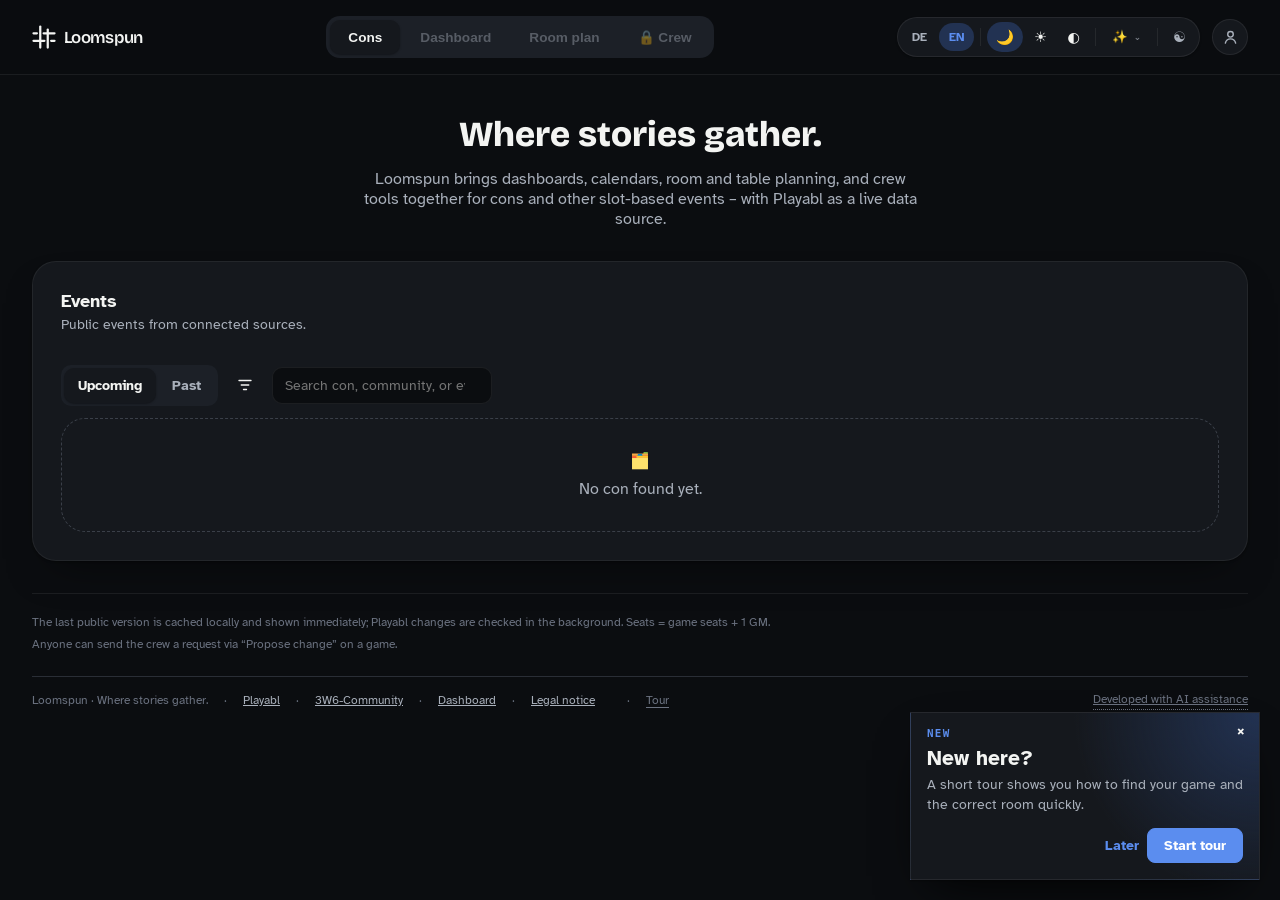
<file: index.html>
<!DOCTYPE html>
<html lang="de">
<head>
<meta charset="utf-8">
<meta name="viewport" content="width=device-width, initial-scale=1">
<link rel="icon" href="favicon.svg?v=20260818-1" type="image/svg+xml">
<title>Loomspun · Where stories gather</title>
<script src="theme-bootstrap.js"></script>
<link rel="preconnect" href="https://fonts.googleapis.com">
<link href="https://fonts.googleapis.com/css2?family=Atkinson+Hyperlegible:wght@400;700&family=Bricolage+Grotesque:opsz,wght@12..96,400;12..96,600&family=Syne:wght@500;600;700&family=Instrument+Sans:wght@400;500;600;700&family=Manrope:wght@500;700;800&family=Inter:wght@400;500;600;700&family=Jost:wght@400;500;600;700&family=Paytone+One&family=Open+Sans:wght@400;600;700&family=Share+Tech+Mono&family=Orbitron:wght@700;900&family=Shippori+Mincho:wght@500;700&family=Space+Grotesk:wght@600;700&family=Nunito:wght@400;600;700&family=Bangers&family=Poppins:wght@400;600;700&family=Wire+One&display=swap" rel="stylesheet">
<link rel="stylesheet" href="theme-effects.css?v=20260818-1">
<link rel="stylesheet" href="app.css?v=20260820-1">
</head>
<body class="landing-page">
<a class="skip-link" href="#main" data-i18n="skipToContent">Zum Inhalt springen</a>
<div class="wrap">
  <header class="app-header" aria-label="Kopfzeile" data-i18n-aria-label="headerLabel">
    <div class="header-inner">
      <a class="brand" href="index.html" aria-label="Loomspun – Startseite"><svg class="brand-mark" viewBox="0 0 32 32" fill="none" aria-hidden="true"><g stroke="currentColor" stroke-width="3" stroke-linecap="round"><path class="brand-mark-l" d="M11 2V30"/><path class="brand-mark-l" d="M2 21H16.5"/><path d="M25.5 21H30"/><path d="M21 6V30"/><path d="M2 11H6.5"/><path d="M15.5 11H30"/></g></svg>Loomspun<span class="brand-cursor" aria-hidden="true">_</span></a>
      <nav class="page-tabs slot-tabs" id="pageTabs" role="group" aria-label="Seite wählen" data-i18n-aria-label="pageNavigation"></nav>
      <div class="header-right">
        <div id="contrastAidSwitch" class="contrast-aid-slot" hidden></div>
        <div class="controls-group">
          <div id="langSwitch"></div>
          <div class="controls-divider"></div>
          <div id="themeSwitch"></div>
        </div>
        <button id="authBtn" class="is-signed-out" type="button" title="Login / Registrieren" aria-label="Login / Registrieren"><svg class="auth-login-icon" viewBox="0 0 24 24" aria-hidden="true"><circle cx="12" cy="8" r="3.5"></circle><path d="M5.5 19c.8-3.5 3-5.3 6.5-5.3s5.7 1.8 6.5 5.3"></path></svg><span class="auth-login-label">Login / Registrieren</span></button>
      </div>
    </div>
  </header>

  <main id="main">
    <div class="hero-wrap">
      <h1>Where stories gather.</h1>
      <p class="sub" data-i18n="heroSub">Loomspun bündelt Dashboard, Kalender, Raum- und Tischplanung sowie Crew-Werkzeuge für Cons und andere slotbasierte Veranstaltungen – mit Playabl als Live-Datenquelle.</p>
    </div>
    <div id="inviteBanner" hidden></div>
    <p id="status" data-i18n="loadingCons">Lade Cons …</p>
    <div id="nextConCard"></div>

    <section class="card con-directory">
      <div class="con-directory-head">
        <div>
          <h2 data-i18n="conDirectoryTitle">Veranstaltungen</h2>
          <p class="hint" id="conDirectoryHint" data-i18n="conDirectoryPublicHint">Öffentliche Veranstaltungen aus verbundenen Quellen.</p>
        </div>
        <div class="cons-toolbar">
          <div class="slot-tabs con-time-tabs" role="group" aria-label="Zeitraum filtern" data-i18n-aria-label="conTimeFilter">
            <button type="button" data-con-time="upcoming" aria-pressed="true" data-i18n="conUpcoming">Bevorstehend</button>
            <button type="button" data-con-time="past" aria-pressed="false" data-i18n="conPast">Vergangen</button>
          </div>
          <button id="openConFilters" class="icon-btn con-filter-trigger" type="button" aria-haspopup="dialog" title="Filter" aria-label="Filter" data-i18n-title="conFilters" data-i18n-aria-label="conFilters">
            <svg viewBox="0 0 24 24" aria-hidden="true"><path d="M4 6h16M7 12h10M10 18h4"/></svg>
            <span class="con-filter-count" id="activeConFilterCount" hidden></span>
          </button>
          <input type="search" id="conSearch" placeholder="Con, Community oder Event-ID suchen …" aria-label="Con, Community oder Event-ID suchen" data-i18n-placeholder="conSearchPlaceholder" data-i18n-aria-label="conSearchPlaceholder">
        </div>
      </div>
      <div class="con-list" id="conList"></div>
    </section>

    <button type="button" id="openCreateConBtn" hidden style="display:block;margin:var(--sp-4) auto 0" data-i18n="createConTriggerBtn">+ Neue Con anlegen</button>
    <div class="landing-foot">
      <div data-i18n="footPlayabl">Spiele werden bei jedem Öffnen live von der Playabl-API geladen; Plätze = Spielplätze + 1 anbietende Person.</div>
      <div data-i18n="footRequest">Über „Änderung vorschlagen“ am Spiel kann jede*r der Crew einen Wunsch schicken.</div>
    </div>
  </main>
  <footer class="credits" id="credits"></footer>
</div>

<dialog id="createConDlg" aria-labelledby="createConDlgH">
  <h2 id="createConDlgH" data-i18n="createConTitle">Neue Con für die Raumplanung anlegen</h2>
  <p class="hint" data-i18n="createConHint">Du wirst automatisch erstes Crew-Mitglied dieser Con.</p>
  <div class="slot-tabs" role="group" aria-label="Con-Typ wählen" id="conTypeTabs" style="margin-bottom:var(--sp-3)">
    <button type="button" data-contype="playabl" aria-pressed="true" data-i18n="conTypePlayabl">Mit Playabl-Event</button>
    <button type="button" data-contype="manual" aria-pressed="false" data-i18n="conTypeManual">Rein manuell (kein Playabl)</button>
  </div>
  <div class="controls" style="margin:0 0 var(--sp-3)" id="playablFields">
    <div class="field">
      <label for="communitySelect" data-i18n="community">Community</label>
      <select id="communitySelect"><option value="">– lädt –</option></select>
    </div>
    <div class="field">
      <label for="eventSelect" data-i18n="event">Event</label>
      <select id="eventSelect"><option value="">– Community wählen –</option></select>
    </div>
    <div class="field">
      <label for="eventIdInput" data-i18n="eventIdDirect">… oder Event-ID direkt</label>
      <input type="text" id="eventIdInput" inputmode="numeric" placeholder="z.B. 104" size="10">
    </div>
  </div>
  <p class="hint" id="manualHint" hidden data-i18n="manualHint">Ohne Playabl-Event gibt es keine automatisch geladenen Spiele — Spiele/Programmpunkte werden im Raumplan manuell angelegt.</p>
  <div class="field" style="margin-bottom:var(--sp-3);max-width:400px">
    <label for="conName" data-i18n="conNameLabel">Name der Con</label>
    <input type="text" id="conName" placeholder="z.B. 3W6 Con 2026" maxlength="80">
  </div>
  <label style="display:flex;gap:8px;align-items:center;font-size:var(--fs-sm);margin-bottom:var(--sp-3);cursor:pointer">
    <input type="checkbox" id="conListed" checked> <span data-i18n="conListedLabel">In „Bestehende Cons" öffentlich auflisten</span>
  </label>
  <p class="msg" id="createMsg" role="status"></p>
  <div class="dactions">
    <button type="button" onclick="this.closest('dialog').close()" data-i18n="cancel">Abbrechen</button>
    <button id="createConBtn" type="button" class="primary" data-i18n="createConBtn">Con anlegen</button>
  </div>
</dialog>

<dialog id="conFilterDlg" aria-labelledby="conFilterTitle">
  <h2 id="conFilterTitle" data-i18n="conFilterTitle">Veranstaltungen filtern</h2>
  <div class="frow">
    <label for="conScopeFilter" data-i18n="conScopeLabel">Anzeigen</label>
    <select id="conScopeFilter">
      <option value="public" data-i18n="conScopePublic">Öffentlich</option>
      <option value="mine" data-i18n="conScopeMine">Meine</option>
    </select>
  </div>
  <div class="frow">
    <label for="conCommunityFilter">Community</label>
    <input type="search" id="conCommunityFilter" list="conCommunityOptions" placeholder="Alle Communities" data-i18n-placeholder="conAllCommunities">
    <datalist id="conCommunityOptions"></datalist>
  </div>
  <div class="frow">
    <label for="conSourceFilter" data-i18n="conDataSource">Datenquelle</label>
    <select id="conSourceFilter">
      <option value="all" data-i18n="conAllSources">Alle Quellen</option>
      <option value="playabl">Playabl</option>
      <option value="loomspun">Loomspun</option>
      <option value="both" data-i18n="conBothSources">Playabl + Loomspun</option>
    </select>
  </div>
  <details class="direct-open-details">
    <summary data-i18n="conDirectOpen">Link oder Con-ID direkt öffnen</summary>
    <div class="direct-open-row">
      <input type="text" id="directInput" placeholder="Link, Slug oder ID" aria-label="Con direkt öffnen" data-i18n-placeholder="conDirectPlaceholder" data-i18n-aria-label="openConDirectly">
      <button id="directGo" type="button" data-i18n="open">Öffnen</button>
    </div>
  </details>
  <div class="dactions">
    <button type="button" id="resetConFilters" data-i18n="conResetFilters">Zurücksetzen</button>
    <button type="button" onclick="this.closest('dialog').close()" data-i18n="cancel">Abbrechen</button>
    <button type="button" class="primary" id="applyConFilters" data-i18n="apply">Anwenden</button>
  </div>
</dialog>

<script src="punk-zine-quotes.js"></script>
<script src="app-config.js"></script>
<script src="utils.js"></script>
<script src="themes.js?v=20260728-2"></script>
<script src="i18n.js?v=20260820-2"></script>
<script src="supabase-api.js"></script>
<script src="auth.js"></script>
<script src="playabl-api.js"></script>
<script src="guided-tour.js?v=20260810-4"></script>
<script src="con-model.js?v=20260820-1"></script>
<script src="landing.js?v=20260820-3"></script>
</body>
</html>
</file>
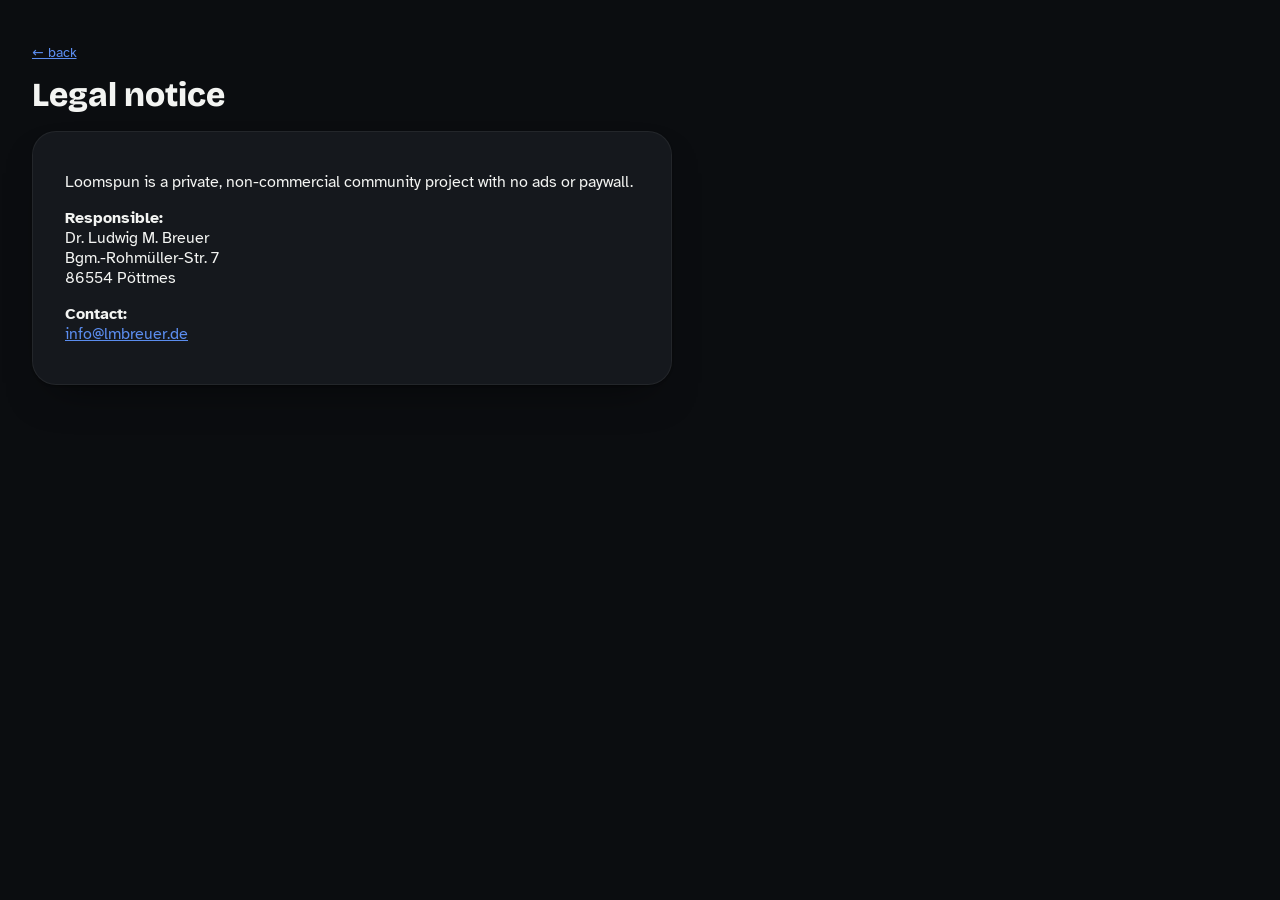
<file: impressum.html>
<!DOCTYPE html>
<html lang="de">
<head>
<meta charset="utf-8">
<meta name="viewport" content="width=device-width, initial-scale=1">
<meta name="robots" content="noindex, nofollow">
<link rel="icon" href="favicon.svg?v=20260818-1" type="image/svg+xml">
<title>Impressum – Loomspun</title>
<script src="theme-bootstrap.js"></script>
<link rel="preconnect" href="https://fonts.googleapis.com">
<link href="https://fonts.googleapis.com/css2?family=Atkinson+Hyperlegible:wght@400;700&family=Bricolage+Grotesque:opsz,wght@12..96,400;12..96,600&family=Syne:wght@500;600;700&family=Instrument+Sans:wght@400;500;600;700&family=Manrope:wght@500;700;800&family=Inter:wght@400;500;600;700&family=Jost:wght@400;500;600;700&family=Paytone+One&family=Open+Sans:wght@400;600;700&family=Share+Tech+Mono&family=Orbitron:wght@700;900&family=Shippori+Mincho:wght@500;700&family=Space+Grotesk:wght@600;700&family=Nunito:wght@400;600;700&family=Bangers&family=Poppins:wght@400;600;700&family=Wire+One&display=swap" rel="stylesheet">
<link rel="stylesheet" href="theme-effects.css?v=20260818-1">
<link rel="stylesheet" href="app.css?v=20260818-4">
</head>
<body>
<div class="wrap" style="max-width:640px">
  <p class="sub"><a href="index.html" data-i18n="backGeneric">← zurück</a></p>
  <h1 data-i18n="imprint">Impressum</h1>
  <div class="card" style="margin-top:var(--sp-4)">
    <p data-i18n="imprintIntro">Loomspun ist ein privates, nicht-kommerzielles Community-Projekt ohne Werbung oder
    Bezahlschranke.</p>
    <p style="margin-top:var(--sp-3)"><strong data-i18n="imprintResponsible">Verantwortlich:</strong><br>Dr. Ludwig M. Breuer<br>Bgm.-Rohmüller-Str. 7<br>86554 Pöttmes</p>
    <p style="margin-top:var(--sp-2)"><strong data-i18n="imprintContact">Kontakt:</strong><br>
      <a href="mailto:info@lmbreuer.de">info@lmbreuer.de</a>
    </p>
  </div>
</div>
<script src="i18n.js?v=20260818-5"></script>
<script src="impressum.js"></script>
</body>
</html>
</file>
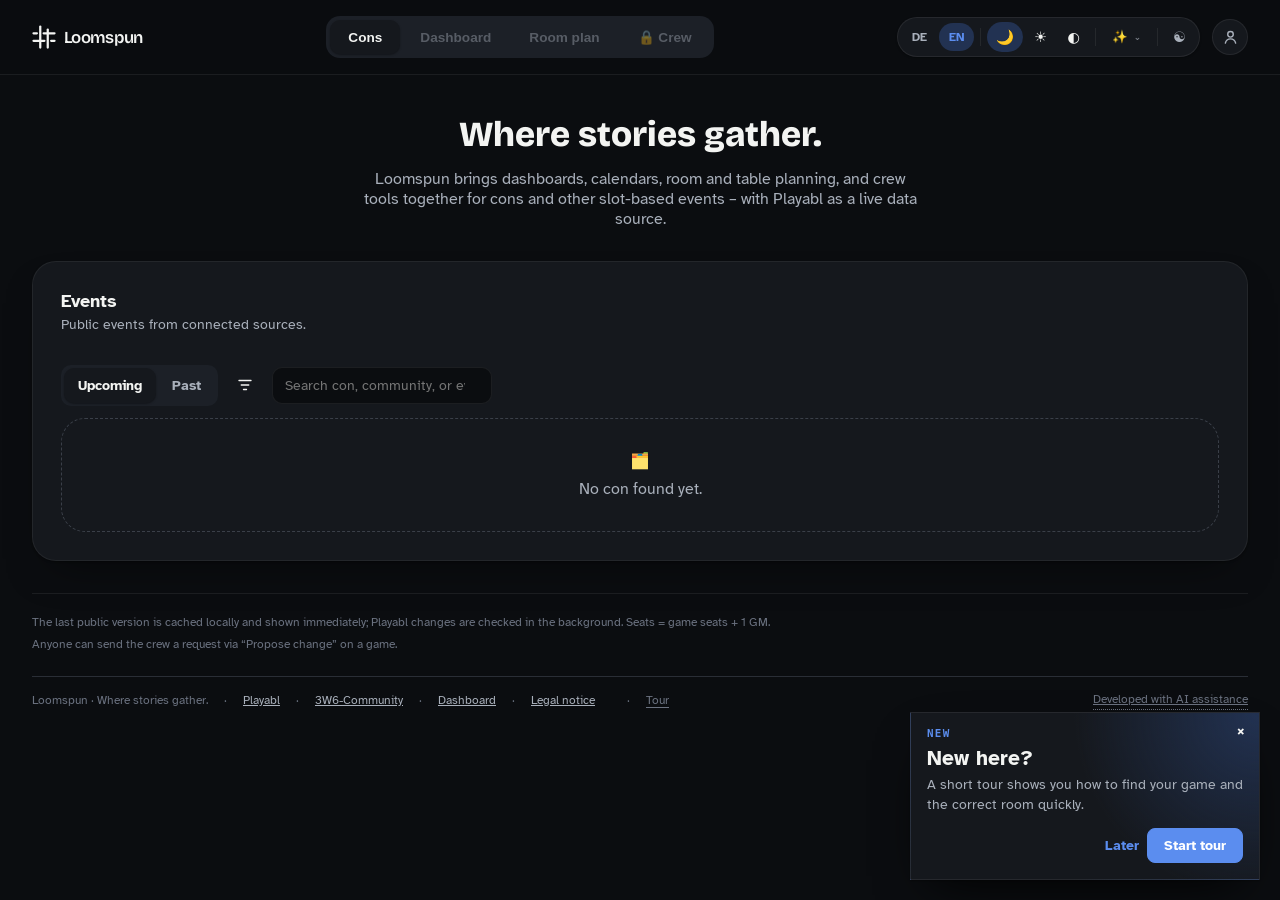
<file: plan.html>
<!DOCTYPE html>
<html lang="de">
<head>
<meta charset="utf-8">
<meta name="viewport" content="width=device-width, initial-scale=1">
<link rel="icon" href="favicon.svg?v=20260818-1" type="image/svg+xml">
<title>Loomspun · Raumplan</title>
<script src="theme-bootstrap.js"></script>
<link rel="preconnect" href="https://fonts.googleapis.com">
<link href="https://fonts.googleapis.com/css2?family=Atkinson+Hyperlegible:wght@400;700&family=Bricolage+Grotesque:opsz,wght@12..96,400;12..96,600&family=Syne:wght@500;600;700&family=Instrument+Sans:wght@400;500;600;700&family=Manrope:wght@500;700;800&family=Inter:wght@400;500;600;700&family=Jost:wght@400;500;600;700&family=Paytone+One&family=Open+Sans:wght@400;600;700&family=Share+Tech+Mono&family=Orbitron:wght@700;900&family=Shippori+Mincho:wght@500;700&family=Space+Grotesk:wght@600;700&family=Nunito:wght@400;600;700&family=Bangers&family=Poppins:wght@400;600;700&family=Wire+One&display=swap" rel="stylesheet">
<link rel="stylesheet" href="theme-effects.css?v=20260818-1">
<link rel="stylesheet" href="app.css?v=20260820-1">
</head>
<body class="plan-page">
<a class="skip-link no-print" href="#main" data-i18n="skipToContent">Zum Inhalt springen</a>
<div class="wrap">
  <header class="app-header no-print">
    <div class="header-inner">
      <a class="brand" href="index.html" aria-label="Loomspun – Startseite"><svg class="brand-mark" viewBox="0 0 32 32" fill="none" aria-hidden="true"><g stroke="currentColor" stroke-width="3" stroke-linecap="round"><path class="brand-mark-l" d="M11 2V30"/><path class="brand-mark-l" d="M2 21H16.5"/><path d="M25.5 21H30"/><path d="M21 6V30"/><path d="M2 11H6.5"/><path d="M15.5 11H30"/></g></svg>Loomspun<span class="brand-cursor" aria-hidden="true">_</span></a>
      <nav class="page-tabs slot-tabs" id="pageTabs" role="group" aria-label="Seite wählen" data-i18n-aria-label="pageNavigation"></nav>
      <div class="header-right">
        <div id="contrastAidSwitch" class="contrast-aid-slot" hidden></div>
        <div class="controls-group">
          <div id="langSwitch"></div>
          <div class="controls-divider"></div>
          <div id="themeSwitch"></div>
        </div>
        <button id="authBtn" class="is-signed-out" type="button" title="Login / Registrieren" aria-label="Login / Registrieren"><svg class="auth-login-icon" viewBox="0 0 24 24" aria-hidden="true"><circle cx="12" cy="8" r="3.5"></circle><path d="M5.5 19c.8-3.5 3-5.3 6.5-5.3s5.7 1.8 6.5 5.3"></path></svg><span class="auth-login-label">Login / Registrieren</span></button>
      </div>
    </div>
  </header>

  <main id="main">
    <div class="card" id="pageTitleCard" style="margin-bottom:var(--sp-4)">
      <div class="plan-title-row">
        <h1 id="pageTitle">Raumplan</h1>
      </div>
      <div class="event-meta-row"><p class="sub" id="pageSub" data-i18n="loading">Lädt …</p><button type="button" class="con-switch-button no-print" id="conSwitchOpen" title="Con wechseln" aria-label="Con wechseln" data-i18n-title="switchCon" data-i18n-aria-label="switchCon"><svg viewBox="0 0 24 24" aria-hidden="true"><path d="m7 7 3-3m-3 3 3 3M7 7h9a3 3 0 0 1 3 3v1M17 17l-3 3m3-3-3-3m3 3H8a3 3 0 0 1-3-3v-1"/></svg></button></div>
      <div id="crewConSwitch" class="crew-con-switch no-print" hidden></div>
    </div>
    <div id="chromeExtras">
      <div id="inviteBanner" class="no-print" hidden></div>
      <p class="banner no-print" id="viewBanner" hidden></p>
      <p id="status" role="status" aria-live="polite" data-i18n="loadingData">Lade Daten …</p>
      <div class="kpi-bar no-print" id="kpiBar"></div>
      <div class="legend no-print" id="legend"></div>
      <div class="no-print" id="viewNavGroup">
        <div class="public-view-tabs" id="viewTabs" role="group" aria-label="Ansicht wählen" data-i18n-aria-label="viewNavigation"></div>
        <div class="card public-toolbar">
          <div class="public-toolbar-controls">
            <div class="toolbar-group toolbar-search-group">
              <span class="toolbar-label" data-i18n="searchLabel">Suche</span>
              <div class="global-search">
                <input type="search" id="globalSearch" placeholder="Spiel, Anbieter, Raum oder Tisch …" data-i18n-placeholder="globalSearchPlaceholder" aria-label="Suche über alle Ansichten" data-i18n-aria-label="globalSearchPlaceholder">
              </div>
            </div>
            <div class="toolbar-divider" id="personalDivider"></div>
            <div class="toolbar-group" id="personalGroup">
              <span class="toolbar-label" data-i18n="personalLabel">Für mich</span>
              <div class="toolbar-pill-row public-personal-actions">
                <button type="button" id="myGamesFilter" aria-pressed="false" data-i18n="myGames">Meine Spiele</button>
                <button type="button" id="personalGamesProfile" hidden></button>
              </div>
            </div>
            <div class="toolbar-divider" id="contextDivider"></div>
            <div class="toolbar-group" id="contextGroup">
              <span class="toolbar-label" id="contextLabel" data-i18n="rowsLabel">Zeilen</span>
              <div id="axisSwitch" class="toolbar-pill-row" role="group" aria-label="Rasterzeilen wählen"></div>
            </div>
            <div class="toolbar-divider" id="detailDivider"></div>
            <div class="toolbar-group" id="detailGroup">
              <span class="toolbar-label" data-i18n="detailsLabel">Details</span>
              <div id="detailSwitch" class="toolbar-pill-row" role="group" aria-label="Detailgrad wählen"></div>
            </div>
          </div>
          <div class="public-toolbar-actions">
            <span class="icon-btn info-tip-trigger" tabindex="0" role="button" aria-label="Hinweise zur Ansicht" data-info-text="">i</span>
            <span id="floorPlanAction" class="floor-plan-public-action" hidden></span>
            <button id="calendarDownloadBtn" class="toolbar-action" type="button" hidden><svg class="calendar-export-icon" viewBox="0 0 24 24" aria-hidden="true"><path d="M7 3v3M17 3v3M4 9h16M5 5h14a1 1 0 0 1 1 1v13a1 1 0 0 1-1 1H5a1 1 0 0 1-1-1V6a1 1 0 0 1 1-1Z"/><path d="M12 12v5m0 0-2-2m2 2 2-2"/></svg> <span data-i18n="calendarDownload">ICS</span></button>
            <button id="printBtn" class="toolbar-action" type="button" title="Druckansicht öffnen" aria-label="Druckansicht öffnen" data-i18n-title="printCurrentView" data-i18n-aria-label="printCurrentView"><span class="toolbar-action-icon" aria-hidden="true">⎙</span> <span data-i18n="printBtn">Drucken</span></button>
          </div>
        </div>
      </div>
    </div>
    <section id="viewContent" aria-label="Öffentliche Ansicht" data-i18n-aria-label="publicViewRegion"></section>
    <section id="crewContent" aria-label="Crew-Bereich" data-i18n-aria-label="crewRegion" hidden></section>
    <section id="printContent" aria-label="Druckansicht" data-i18n-aria-label="printRegion" hidden></section>

    <ul class="foot">
      <li data-i18n="footPlayabl">Spiele werden bei jedem Öffnen live von der Playabl-API geladen; Plätze = Spielplätze + 1 anbietende Person.</li>
      <li data-i18n="footRequest">Über „Änderung vorschlagen" am Spiel kann jede*r der Crew einen Wunsch schicken — bitte kurz begründen.</li>
    </ul>
    <div class="credits" id="credits"></div>
  </main>
</div>

<dialog id="personalGamesDlg" aria-labelledby="personalGamesDlgH" aria-describedby="personalGamesDlgIntro">
  <h2 id="personalGamesDlgH" data-i18n="myGames">Meine Spiele</h2>
  <p class="personal-profile-intro" id="personalGamesDlgIntro" data-i18n="personalGamesIntro">Hinterlege deinen Playabl-Namen oder deine E-Mail-Adresse. Der Raumplan zeigt dann deine eigenen Angebote, bestätigten Anmeldungen und Wartelistenplätze.</p>
  <form id="personalGamesForm">
    <div class="frow">
      <label for="personalGamesIdentity" data-i18n="personalIdentityLabel">Playabl-Name oder E-Mail-Adresse</label>
      <input type="text" id="personalGamesIdentity" autocomplete="username" autocapitalize="none" spellcheck="false" required>
    </div>
    <p class="msg" id="personalGamesMsg" role="status" aria-live="polite"></p>
    <p class="personal-profile-privacy" data-i18n="personalPrivacy">Die E-Mail-Adresse wird nicht gespeichert. Lokal bleiben nur Profil-ID und Playabl-Name; auf Playabl wird nichts verändert.</p>
    <div class="dactions">
      <button type="button" id="personalGamesReset" class="personal-games-reset" hidden data-i18n="removeAssociation">Zuordnung entfernen</button>
      <button type="button" id="personalGamesCancel" data-i18n="cancel">Abbrechen</button>
      <button type="submit" id="personalGamesSave" class="primary" data-i18n="showMyGames">Meine Spiele anzeigen</button>
    </div>
  </form>
</dialog>

<dialog id="conSwitchDlg" aria-labelledby="conSwitchTitle">
  <h2 id="conSwitchTitle" data-i18n="switchCon">Con wechseln</h2>
  <div class="frow"><label for="conSwitchSearch" data-i18n="search">Suchen</label><input type="search" id="conSwitchSearch" placeholder="Con suchen …" data-i18n-placeholder="searchCon"></div>
  <nav class="con-switch-list" id="conSwitchList" aria-label="Verfügbare Cons" data-i18n-aria-label="availableCons"></nav>
  <div class="dactions"><a class="btn" href="index.html" data-i18n="allCons">Alle Cons</a><button type="button" onclick="this.closest('dialog').close()" data-i18n="close">Schließen</button></div>
</dialog>

<!-- Änderungswunsch -->
<dialog id="requestDlg" aria-labelledby="requestDlgH">
  <h2 id="requestDlgH" data-i18n="proposeChange">Änderung vorschlagen</h2>
  <form method="dialog" id="requestForm">
    <div class="frow"><label for="reqGame" data-i18n="concerns">Betrifft</label><input type="text" id="reqGame" readonly></div>
    <div class="frow"><label for="reqMsg" data-i18n="reqMsgLabel">Was soll anders sein – und warum? *</label><textarea id="reqMsg" rows="4" required minlength="10" maxlength="2000" placeholder="z.B. Bitte in einen ruhigeren Raum – Runde mit viel Konzentration." data-i18n-placeholder="reqMsgPlaceholder"></textarea></div>
    <div class="frow"><label for="reqContact" data-i18n="reqContactLabel">Rückfragen an (optional, z.B. Discord-Name)</label><input type="text" id="reqContact" maxlength="100"></div>
    <input type="text" id="reqHp" class="hp" tabindex="-1" autocomplete="off" aria-hidden="true">
    <p class="msg" id="reqMsgOut" role="status"></p>
    <div class="dactions">
      <button type="button" onclick="this.closest('dialog').close()" data-i18n="cancel">Abbrechen</button>
      <button type="submit" class="primary" data-i18n="submit">Absenden</button>
    </div>
  </form>
</dialog>

<!-- Raum anlegen/bearbeiten -->
<dialog id="roomDlg" aria-labelledby="roomDlgH">
  <h2 id="roomDlgH" data-i18n="room">Raum</h2>
  <form method="dialog" id="roomForm">
    <input type="hidden" id="roomId">
    <div class="frow"><label for="roomName" data-i18n="nameRequired">Name *</label><input type="text" id="roomName" required maxlength="60"></div>
    <div class="fgrid" style="grid-template-columns:2fr 1fr">
      <div class="frow"><label for="roomFloor" data-i18n="floorLocation">Stock / Lage</label><input type="text" id="roomFloor" maxlength="40" placeholder="z.B. EG, 1. Stock links" data-i18n-placeholder="floorLocationPlaceholder"></div>
      <div class="frow"><label for="roomSort" data-i18n="sortOrder100">Reihenfolge (1–100)</label><input type="number" id="roomSort" min="0" max="100" value="0"></div>
    </div>
    <fieldset class="room-color-field"><legend data-i18n="roomColorLabel">Raumfarbe</legend>
      <div class="room-color-modes" role="radiogroup" data-i18n-aria-label="roomColorModeAria">
        <label class="toggle-row"><input type="radio" name="roomColorMode" value="standard" checked aria-controls="roomColorTrigger"> <span data-i18n="roomColorAuto">Automatische Standardfarbe verwenden</span></label>
        <div class="room-custom-choice">
          <label class="toggle-row"><input type="radio" name="roomColorMode" value="custom" aria-controls="roomColorTrigger"> <span data-i18n="roomColorCustom">Eigene Grundfarbe wählen</span></label>
          <button type="button" class="room-color-trigger" id="roomColorTrigger" aria-haspopup="dialog" aria-expanded="false" aria-controls="roomColorPopover">
            <span class="room-color-preview" id="roomColorPreview" aria-hidden="true"></span><span class="room-color-current" id="roomColorCurrentHex">#5B8DEF</span>
          </button>
        </div>
        <button type="button" class="icon-btn info-tip-trigger" data-i18n-aria-label="roomColorHintAria" data-info-i18n="roomColorHint">i</button>
      </div>
      <div class="room-color-popover" id="roomColorPopover" role="dialog" aria-modal="false" data-i18n-aria-label="roomColorDialog" hidden>
        <div class="room-color-popover-head"><strong data-i18n="roomColorDialog">Eigene Grundfarbe</strong><button type="button" class="icon-btn" id="roomColorClose" data-i18n-aria-label="closeColorPicker">×</button></div>
        <div class="room-color-manual">
          <label class="native-color-picker" for="roomColor"><span data-i18n="roomColorFree">Frei wählen</span><input type="color" id="roomColor" value="#5b8def"></label>
          <label for="roomColorHex"><span data-i18n="roomColorHex">Hex-Code</span><input type="text" id="roomColorHex" value="#5B8DEF" maxlength="7" autocomplete="off" autocapitalize="characters" spellcheck="false" inputmode="text"></label>
        </div>
        <div class="room-color-palette" id="roomColorPalette" role="group" data-i18n-aria-label="roomColorPaletteAria">
          <section><h3 data-i18n="roomColorVivid">Kräftig</h3><div class="room-color-row"><button type="button" data-room-color="#e41a1c" style="--swatch:#e41a1c" aria-label="#E41A1C"></button><button type="button" data-room-color="#377eb8" style="--swatch:#377eb8" aria-label="#377EB8"></button><button type="button" data-room-color="#4daf4a" style="--swatch:#4daf4a" aria-label="#4DAF4A"></button><button type="button" data-room-color="#984ea3" style="--swatch:#984ea3" aria-label="#984EA3"></button><button type="button" data-room-color="#ff7f00" style="--swatch:#ff7f00" aria-label="#FF7F00"></button><button type="button" data-room-color="#ffff33" style="--swatch:#ffff33" aria-label="#FFFF33"></button><button type="button" data-room-color="#a65628" style="--swatch:#a65628" aria-label="#A65628"></button><button type="button" data-room-color="#f781bf" style="--swatch:#f781bf" aria-label="#F781BF"></button></div></section>
          <section><h3 data-i18n="roomColorSubtle">Dezent</h3><div class="room-color-row"><button type="button" data-room-color="#8dd3c7" style="--swatch:#8dd3c7" aria-label="#8DD3C7"></button><button type="button" data-room-color="#ffffb3" style="--swatch:#ffffb3" aria-label="#FFFFB3"></button><button type="button" data-room-color="#bebada" style="--swatch:#bebada" aria-label="#BEBADA"></button><button type="button" data-room-color="#fb8072" style="--swatch:#fb8072" aria-label="#FB8072"></button><button type="button" data-room-color="#80b1d3" style="--swatch:#80b1d3" aria-label="#80B1D3"></button><button type="button" data-room-color="#fdb462" style="--swatch:#fdb462" aria-label="#FDB462"></button><button type="button" data-room-color="#b3de69" style="--swatch:#b3de69" aria-label="#B3DE69"></button><button type="button" data-room-color="#fccde5" style="--swatch:#fccde5" aria-label="#FCCDE5"></button></div></section>
          <section><h3 data-i18n="roomColorPastel">Pastell</h3><div class="room-color-row"><button type="button" data-room-color="#fbb4ae" style="--swatch:#fbb4ae" aria-label="#FBB4AE"></button><button type="button" data-room-color="#b3cde3" style="--swatch:#b3cde3" aria-label="#B3CDE3"></button><button type="button" data-room-color="#ccebc5" style="--swatch:#ccebc5" aria-label="#CCEBC5"></button><button type="button" data-room-color="#decbe4" style="--swatch:#decbe4" aria-label="#DECBE4"></button><button type="button" data-room-color="#fed9a6" style="--swatch:#fed9a6" aria-label="#FED9A6"></button><button type="button" data-room-color="#ffffcc" style="--swatch:#ffffcc" aria-label="#FFFFCC"></button><button type="button" data-room-color="#e5d8bd" style="--swatch:#e5d8bd" aria-label="#E5D8BD"></button><button type="button" data-room-color="#fddaec" style="--swatch:#fddaec" aria-label="#FDDAEC"></button></div></section>
          <section><h3 data-i18n="roomColorDark">Dunkel</h3><div class="room-color-row"><button type="button" data-room-color="#1b9e77" style="--swatch:#1b9e77" aria-label="#1B9E77"></button><button type="button" data-room-color="#d95f02" style="--swatch:#d95f02" aria-label="#D95F02"></button><button type="button" data-room-color="#7570b3" style="--swatch:#7570b3" aria-label="#7570B3"></button><button type="button" data-room-color="#e7298a" style="--swatch:#e7298a" aria-label="#E7298A"></button><button type="button" data-room-color="#66a61e" style="--swatch:#66a61e" aria-label="#66A61E"></button><button type="button" data-room-color="#e6ab02" style="--swatch:#e6ab02" aria-label="#E6AB02"></button><button type="button" data-room-color="#a6761d" style="--swatch:#a6761d" aria-label="#A6761D"></button><button type="button" data-room-color="#666666" style="--swatch:#666666" aria-label="#666666"></button></div></section>
        </div>
      </div>
    </fieldset>
    <fieldset class="room-marker-field"><legend data-i18n="roomMarkerLabel">Symbol im Kontrastmodus</legend>
      <div class="room-marker-modes" role="radiogroup" data-i18n-aria-label="roomMarkerAria">
        <label class="toggle-row"><input type="radio" name="roomMarkerMode" value="automatic" checked aria-controls="roomMarkerTrigger"> <span data-i18n="roomMarkerAuto">Automatisch</span></label>
        <div class="room-marker-custom-choice">
          <label class="toggle-row"><input type="radio" name="roomMarkerMode" value="custom" aria-controls="roomMarkerTrigger"> <span data-i18n="roomMarkerCustom">Eigenes Symbol wählen</span></label>
          <button type="button" class="room-marker-trigger" id="roomMarkerTrigger" aria-haspopup="dialog" aria-expanded="false" aria-controls="roomMarkerPopover"><span class="room-marker-preview" id="roomMarkerPreview" aria-hidden="true">●</span><span class="room-marker-current" id="roomMarkerCurrentName">Circle</span></button>
        </div>
        <button type="button" class="icon-btn info-tip-trigger" data-i18n-aria-label="roomMarkerHintAria" data-info-i18n="roomMarkerHint">i</button>
      </div>
      <div class="room-marker-popover" id="roomMarkerPopover" role="dialog" aria-modal="false" data-i18n-aria-label="roomMarkerDialog" hidden>
        <div class="room-marker-popover-head"><strong data-i18n="roomMarkerDialog">Eigenes Symbol</strong><button type="button" class="icon-btn" id="roomMarkerClose" data-i18n-aria-label="closeMarkerPicker">×</button></div>
        <div class="room-marker-options" id="roomMarkerOptions" role="group" data-i18n-aria-label="roomMarkerAria">
          <section><h3 data-i18n="roomMarkerShapes">Formen</h3><div class="room-marker-row"><button type="button" class="room-marker-option" data-room-marker="circle" data-i18n-aria-label="roomMarkerCircle" title="●">●</button><button type="button" class="room-marker-option" data-room-marker="triangle" data-i18n-aria-label="roomMarkerTriangle" title="▲">▲</button><button type="button" class="room-marker-option" data-room-marker="square" data-i18n-aria-label="roomMarkerSquare" title="■">■</button><button type="button" class="room-marker-option" data-room-marker="diamond" data-i18n-aria-label="roomMarkerDiamond" title="◆">◆</button><button type="button" class="room-marker-option" data-room-marker="plus" data-i18n-aria-label="roomMarkerPlus" title="✚">✚</button><button type="button" class="room-marker-option" data-room-marker="cross" data-i18n-aria-label="roomMarkerCross" title="✕">✕</button><button type="button" class="room-marker-option" data-room-marker="hexagon" data-i18n-aria-label="roomMarkerHexagon" title="⬢">⬢</button></div></section>
          <section><h3 data-i18n="roomMarkerNature">Natur &amp; Himmel</h3><div class="room-marker-row"><button type="button" class="room-marker-option" data-room-marker="star" data-i18n-aria-label="roomMarkerStar" title="★">★</button><button type="button" class="room-marker-option" data-room-marker="sparkle" data-i18n-aria-label="roomMarkerSparkle" title="✦">✦</button><button type="button" class="room-marker-option" data-room-marker="sun" data-i18n-aria-label="roomMarkerSun" title="☀">☀</button><button type="button" class="room-marker-option" data-room-marker="moon" data-i18n-aria-label="roomMarkerMoon" title="☾">☾</button><button type="button" class="room-marker-option" data-room-marker="cloud" data-i18n-aria-label="roomMarkerCloud" title="☁">☁</button><button type="button" class="room-marker-option" data-room-marker="flower" data-i18n-aria-label="roomMarkerFlower" title="✿">✿</button><button type="button" class="room-marker-option" data-room-marker="tree" data-i18n-aria-label="roomMarkerTree" title="Baum"><span class="room-tree" aria-hidden="true"></span></button></div></section>
          <section><h3 data-i18n="roomMarkerSigns">Zeichen &amp; Medien</h3><div class="room-marker-row"><button type="button" class="room-marker-option" data-room-marker="heart" data-i18n-aria-label="roomMarkerHeart">♥</button><button type="button" class="room-marker-option" data-room-marker="flag" data-i18n-aria-label="roomMarkerFlag">⚑</button><button type="button" class="room-marker-option" data-room-marker="key" data-i18n-aria-label="roomMarkerKey">⚿</button><button type="button" class="room-marker-option" data-room-marker="book" data-i18n-aria-label="roomMarkerBook"><span class="room-book" aria-hidden="true"></span></button><button type="button" class="room-marker-option" data-room-marker="music" data-i18n-aria-label="roomMarkerMusic">♪</button><button type="button" class="room-marker-option" data-room-marker="bulb" data-i18n-aria-label="roomMarkerBulb">☼</button><button type="button" class="room-marker-option" data-room-marker="letter" data-i18n-aria-label="roomMarkerLetter">✉</button></div></section>
          <section><h3 data-i18n="roomMarkerPlaces">Orte &amp; Nutzung</h3><div class="room-marker-row"><button type="button" class="room-marker-option" data-room-marker="dice" data-i18n-aria-label="roomMarkerDice">⚄</button><button type="button" class="room-marker-option" data-room-marker="invader" data-i18n-aria-label="roomMarkerInvader"><span class="room-invader" aria-hidden="true"></span></button><button type="button" class="room-marker-option" data-room-marker="wc" data-i18n-aria-label="roomMarkerWc"><span class="room-marker-text">WC</span></button><button type="button" class="room-marker-option" data-room-marker="kitchen" data-i18n-aria-label="roomMarkerKitchen">♨</button><button type="button" class="room-marker-option" data-room-marker="door" data-i18n-aria-label="roomMarkerDoor"><span class="room-door" aria-hidden="true"></span></button><button type="button" class="room-marker-option" data-room-marker="coat" data-i18n-aria-label="roomMarkerCoat">♧</button><button type="button" class="room-marker-option" data-room-marker="toy" data-i18n-aria-label="roomMarkerToy"><span class="room-meeple" aria-hidden="true"></span></button></div></section>
        </div>
      </div>
    </fieldset>
    <fieldset style="border:none;margin-bottom:10px"><legend style="font-size:.78rem;color:var(--text-secondary);margin-bottom:4px" data-i18n="features">Eigenschaften</legend>
      <div class="filter-chips" id="roomFeatures"></div>
    </fieldset>
    <div class="frow"><label for="roomNotes" data-i18n="specialNotes">Besonderheiten (Freitext)</label><textarea id="roomNotes" rows="2" maxlength="300"></textarea></div>
    <div class="dactions">
      <button type="button" onclick="this.closest('dialog').close()" data-i18n="cancel">Abbrechen</button>
      <button type="submit" class="primary" data-i18n="save">Speichern</button>
    </div>
  </form>
</dialog>

<!-- Tisch anlegen/bearbeiten -->
<dialog id="tableDlg" aria-labelledby="tableDlgH">
  <h2 id="tableDlgH" data-i18n="table">Tisch</h2>
  <form method="dialog" id="tableForm">
    <input type="hidden" id="tableId"><input type="hidden" id="tableRoomId">
    <div class="frow"><label for="tableName" data-i18n="nameRequired">Name *</label><input type="text" id="tableName" required maxlength="40" placeholder="z.B. Tisch 1" data-i18n-placeholder="tableNamePlaceholder"></div>
    <div class="frow"><label for="tableSeats" data-i18n="seatsInclGm">Plätze (Spielende inkl. SL) *</label><input type="number" id="tableSeats" min="2" max="200" required value="6"></div>
    <div class="frow"><label for="tableNotes" data-i18n="noteOptional">Hinweis (optional)</label><input type="text" id="tableNotes" maxlength="120"></div>
    <div class="dactions">
      <button type="button" onclick="this.closest('dialog').close()" data-i18n="cancel">Abbrechen</button>
      <button type="submit" class="primary" data-i18n="save">Speichern</button>
    </div>
  </form>
</dialog>

<!-- Slot anlegen/bearbeiten (v.a. für manuelle Cons ohne Playabl-Spiele) -->
<dialog id="slotDlg" aria-labelledby="slotDlgH">
  <h2 id="slotDlgH" data-i18n="slot">Slot</h2>
  <form method="dialog" id="slotForm">
    <input type="hidden" id="slotId">
    <div class="frow"><label for="slotLabel" data-i18n="labelRequired">Bezeichnung *</label><input type="text" id="slotLabel" required maxlength="60" placeholder="z.B. Freitag Abend" data-i18n-placeholder="slotLabelPlaceholder"></div>
    <div class="frow"><label for="slotSort" data-i18n="sortOrder">Reihenfolge</label><input type="number" id="slotSort" min="0" max="999" value="0"></div>
    <div class="dactions">
      <button type="button" id="slotDelBtn" class="danger" hidden data-i18n="delete">Löschen</button>
      <button type="button" onclick="this.closest('dialog').close()" data-i18n="cancel">Abbrechen</button>
      <button type="submit" class="primary" data-i18n="save">Speichern</button>
    </div>
  </form>
</dialog>

<!-- Zeitabschnitts-Vorlage (Slot-Bucket) anlegen/bearbeiten -->
<dialog id="bucketDlg" aria-labelledby="bucketDlgH">
  <h2 id="bucketDlgH" data-i18n="timeBlock">Zeitabschnitt</h2>
  <form method="dialog" id="bucketForm">
    <input type="hidden" id="bucketId">
    <div class="frow"><label for="bucketLabel" data-i18n="labelRequired">Bezeichnung *</label><input type="text" id="bucketLabel" required maxlength="40" placeholder="z.B. Vormittag" data-i18n-placeholder="bucketLabelPlaceholder"></div>
    <div class="fgrid" style="grid-template-columns:1fr 1fr">
      <div class="frow"><label for="bucketStart" data-i18n="fromHour">Von (Stunde)</label><input type="number" id="bucketStart" min="0" max="24" step="0.5" value="0"></div>
      <div class="frow"><label for="bucketEnd" data-i18n="toHour">Bis (Stunde)</label><input type="number" id="bucketEnd" min="0" max="24" step="0.5" value="14"></div>
    </div>
    <div class="frow"><label style="display:flex;gap:6px;align-items:center"><input type="checkbox" id="bucketActive" checked> <span data-i18n="bucketActiveLabel">aktiv (wird für neue Tage verwendet)</span></label></div>
    <div class="dactions">
      <button type="button" id="bucketDelBtn" class="danger" hidden data-i18n="delete">Löschen</button>
      <button type="button" onclick="this.closest('dialog').close()" data-i18n="cancel">Abbrechen</button>
      <button type="submit" class="primary" data-i18n="save">Speichern</button>
    </div>
  </form>
</dialog>

<!-- Auto-Zuordnung: Vorschau vor der Übernahme -->
<dialog id="autoPreviewDlg" aria-labelledby="autoPreviewDlgH">
  <h2 id="autoPreviewDlgH" data-i18n="autoAssignPreviewTitle">Vorschlag: Auto-Zuordnung</h2>
  <div class="auto-preview-explainer">
    <strong data-i18n="autoAssignRulesTitle">So entscheidet die Auto-Zuordnung</strong>
    <p id="autoPreviewExplanation"></p>
  </div>
  <p class="auto-preview-summary" id="autoPreviewSummary"></p>
  <p class="auto-preview-edit-hint" data-i18n="autoAssignEditHint">Ziel direkt ändern; ein bereits verwendeter Tisch wird mit dem bisherigen Ziel getauscht.</p>
  <div class="auto-preview-list" id="autoPreviewList"></div>
  <div class="dactions">
    <button type="button" onclick="this.closest('dialog').close()" data-i18n="cancel">Abbrechen</button>
    <button type="button" id="autoPreviewApplyBtn" class="primary" data-i18n="apply">Übernehmen</button>
  </div>
</dialog>

<!-- Alle Tischzuordnungen des aktiven Slots lösen -->
<dialog id="clearSlotDlg" aria-labelledby="clearSlotDlgH">
  <h2 id="clearSlotDlgH" data-i18n="clearSlotDialogTitle">Slot wirklich leeren?</h2>
  <div class="danger-confirm-panel">
    <strong id="clearSlotWarningTitle"></strong>
    <p id="clearSlotWarningText"></p>
  </div>
  <p class="msg err" id="clearSlotMsg" role="alert"></p>
  <div class="dactions">
    <button type="button" onclick="this.closest('dialog').close()" data-i18n="cancel">Abbrechen</button>
    <button type="button" id="clearSlotConfirmBtn" class="danger" data-i18n="clearSlotConfirmBtn">Zuordnungen entfernen</button>
  </div>
</dialog>


<!-- Spiel anlegen/bearbeiten (manuell, ohne Playabl) -->
<dialog id="gameDlg" aria-labelledby="gameDlgH">
  <h2 id="gameDlgH" data-i18n="game">Spiel</h2>
  <form method="dialog" id="gameForm">
    <input type="hidden" id="gameId">
    <div class="frow"><label for="gameTitle" data-i18n="titleRequired">Titel *</label><input type="text" id="gameTitle" required maxlength="100"></div>
    <div class="fgrid" style="grid-template-columns:2fr 1fr">
      <div class="frow"><label for="gameProvider" data-i18n="providerOptional">Anbieter (optional)</label><input type="text" id="gameProvider" maxlength="80"></div>
      <div class="frow"><label for="gameSeats" data-i18n="peopleInclGm">Personen (inkl. Leitung) *</label><input type="number" id="gameSeats" min="1" max="200" required value="5"></div>
    </div>
    <div class="frow"><label style="display:flex;gap:6px;align-items:center"><input type="checkbox" id="gameWs"> <span data-i18n="workshopPanel">Workshop/Panel</span></label></div>
    <div class="frow"><label for="gameSlot" data-i18n="gameSlotLabel">Slot (optional — ohne Slot bleibt das Spiel im Backlog von „Spiele verwalten“)</label><select id="gameSlot"><option value="" data-i18n="noSlotOption">– kein Slot –</option></select></div>
    <div class="frow"><label for="gameDesc" data-i18n="descOptional">Beschreibung (optional)</label><textarea id="gameDesc" rows="2" maxlength="500"></textarea></div>
    <div class="frow"><label data-i18n="gameReqLabel">Anforderungen an den Tisch/Raum (optional, fürs Matching)</label><div class="filter-chips" id="gameFeatures"></div></div>
    <div class="dactions">
      <button type="button" onclick="this.closest('dialog').close()" data-i18n="cancel">Abbrechen</button>
      <button type="submit" class="primary" data-i18n="save">Speichern</button>
    </div>
  </form>
</dialog>

<script src="punk-zine-quotes.js"></script>
<script src="app-config.js"></script>
<script src="utils.js"></script>
<script src="themes.js?v=20260728-2"></script>
<script src="i18n.js?v=20260818-5"></script>
<script src="supabase-api.js?v=20260808-1"></script>
<script src="auth.js"></script>
<script src="playabl-api.js?v=20260731-1"></script>
<script src="plan-cache.js?v=20260818-1"></script>
<script src="guided-tour.js?v=20260810-4"></script>
<script src="plan-core.js?v=20260818-1"></script>
<script src="calendar-export.js?v=20260816-1"></script>
<script src="floor-plan-model.js?v=20260813-1"></script>
<script src="floor-plan-editor.js?v=20260812-2"></script>
<script src="floor-plan-transfer.js?v=20260810-1"></script>
<script src="floor-plan-viewer.js?v=20260813-1"></script>
<script src="plan-render-public.js?v=20260820-1"></script>
<script src="plan-render-crew.js?v=20260818-1"></script>
<script src="plan-print.js?v=20260808-1"></script>
<script src="plan-commands.js"></script>
<script src="plan-interactions.js?v=20260811-4"></script>
<script src="plan-dialogs.js"></script>
<script src="plan-start.js?v=20260818-2"></script>
</body>
</html>
</file>
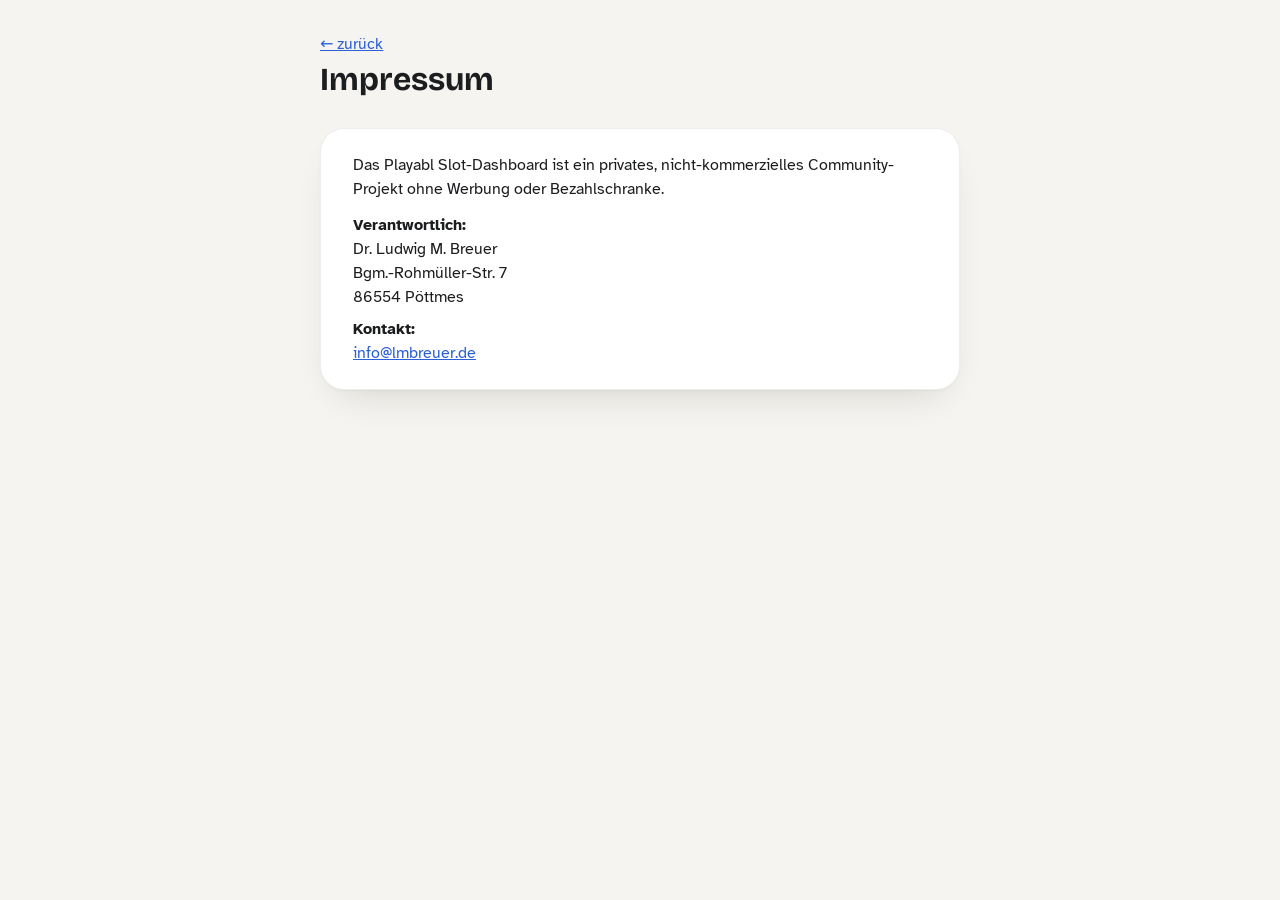
<file: dashboard/impressum.html>
<!DOCTYPE html>
<html lang="de">
<head>
<meta charset="utf-8">
<meta name="viewport" content="width=device-width, initial-scale=1">
<meta name="robots" content="noindex, nofollow">
<link rel="icon" href="../favicon.svg?v=20260818-1" type="image/svg+xml">
<title>Impressum – Playabl Slot-Dashboard</title>
<script src="theme-bootstrap.js?v=20260728-2"></script>
<link rel="preconnect" href="https://fonts.googleapis.com">
<link href="https://fonts.googleapis.com/css2?family=Atkinson+Hyperlegible:wght@400;700&family=Bricolage+Grotesque:opsz,wght@12..96,400;12..96,600&family=Syne:wght@500;600;700&family=Instrument+Sans:wght@400;500;600;700&family=Jost:wght@400;500;600;700&family=Paytone+One&family=Open+Sans:wght@400;600;700&family=Share+Tech+Mono&family=Orbitron:wght@700;900&family=Shippori+Mincho:wght@500;700&family=Wire+One&display=swap" rel="stylesheet">
<link rel="stylesheet" href="impressum.css?v=20260728-3">
</head>
<body>
<div class="wrap">
  <p><a href="index.html">← zurück</a></p>
  <h1>Impressum</h1>
  <div class="card">
    <p>Das Playabl Slot-Dashboard ist ein privates, nicht-kommerzielles Community-Projekt ohne
    Werbung oder Bezahlschranke.</p>
    <p style="margin-top:12px"><strong>Verantwortlich:</strong><br>Dr. Ludwig M. Breuer<br>Bgm.-Rohmüller-Str. 7<br>86554 Pöttmes</p>
    <p style="margin-top:8px"><strong>Kontakt:</strong><br>
      <a href="mailto:info@lmbreuer.de">info@lmbreuer.de</a>
    </p>
  </div>
</div>
</body>
</html>
</file>
<file: theme-effects.css>
@import url("themes.css?v=20260818-1");

:root[data-theme="terminal"] body {
  background-image: repeating-linear-gradient(180deg,
    rgba(80,255,140,0.05) 0px, rgba(80,255,140,0.05) 1px, transparent 1px, transparent 3px);
}

:root[data-theme="terminal"] .card,
:root[data-theme="terminal"] .room,
:root[data-theme="terminal"] dialog {
  border-color: var(--accent);
  box-shadow: 0 0 0 3px var(--page), 0 0 0 4px var(--border), var(--shadow-card);
}
:root[data-theme="terminal"] ::selection { background: var(--accent); color: var(--accent-ink); }

.brand-eyebrow, .brand-cursor { display: none; }
:root[data-theme="terminal"] .brand-eyebrow, :root[data-theme="terminal"] .brand-cursor { display: inline-block; }
:root[data-theme="terminal"] .brand-cursor { color: var(--accent); margin-left: 2px; }
@media (prefers-reduced-motion: no-preference) {
  :root[data-theme="terminal"] .brand-cursor { animation: rp-cursor-blink 1s step-end infinite; }
  @keyframes rp-cursor-blink { 0%, 49% { opacity: 1; } 50%, 100% { opacity: 0; } }

  :root[data-theme="terminal"] body::after {
    content: ""; position: fixed; inset: 0; pointer-events: none; z-index: 9999;
    background: linear-gradient(180deg, transparent 0%, rgba(80,255,140,0.05) 50%, transparent 100%);
    background-size: 100% 220px;
    animation: rp-scan-sweep 9s linear infinite, rp-crt-flicker 6s linear infinite;
  }
  @keyframes rp-scan-sweep { from { background-position: 0 -100vh; } to { background-position: 0 100vh; } }
  @keyframes rp-crt-flicker { 0%, 96%, 100% { opacity: 1; } 97% { opacity: .85; } 98% { opacity: 1; } 99% { opacity: .9; } }
}
.pixel-cat { width: 22px; height: 22px; vertical-align: -6px; }
.pixel-cat rect { fill: currentColor; }
:root[data-theme="cyberpunk"] .card,
:root[data-theme="cyberpunk"] .room,
:root[data-theme="cyberpunk"] dialog {

  border-color: rgba(0,240,255,.35);
  box-shadow: 0 0 0 1px rgba(0,240,255,.18), 0 0 14px -4px rgba(255,47,208,.35);
}
:root[data-theme="cyberpunk"] ::selection { background: var(--accent); color: var(--accent-ink); }
:root[data-theme="cyberpunk"] h1, :root[data-theme="cyberpunk"] h2 { text-shadow: 0 0 12px color-mix(in srgb, var(--accent) 55%, transparent); }
/* Statische Neon-Akzente vermeiden ablenkendes Dauerpulsieren. */
:root[data-theme="cyberpunk"] .app-header .page-tabs [aria-pressed="true"],
:root[data-theme="cyberpunk"] #viewTabs [aria-pressed="true"],
:root[data-theme="cyberpunk"] .crew-nav [aria-pressed="true"] {
  text-shadow: 0 0 8px rgba(0,240,255,.38);
}
:root[data-theme="cyberpunk"] .chip.ws,
:root[data-theme="cyberpunk"] button.primary {
  box-shadow: 0 0 0 1px rgba(0,240,255,.22), 0 0 14px -8px rgba(255,47,208,.55);
}
@media (hover: hover) {
  :root[data-theme="cyberpunk"] button.primary:hover,
  :root[data-theme="cyberpunk"] a.btn.primary:hover {
    box-shadow: 0 0 0 1px rgba(0,240,255,.34), 0 0 18px -7px rgba(255,47,208,.68);
  }
}
@media (prefers-reduced-motion: no-preference) {

  :root[data-theme="cyberpunk"] h1 {
    animation: glitchFlicker 4s steps(2, end) infinite;
  }
  @keyframes glitchFlicker {
    0%, 78%, 100% { text-shadow: 0 0 12px rgba(0,240,255,.5); transform: translate(0,0); }
    80% { text-shadow: -3px 0 rgba(255,47,208,.9), 3px 0 rgba(0,240,255,.9); transform: translate(-3px,1px); }
    84% { text-shadow: 3px 0 rgba(255,47,208,.9), -3px 0 rgba(0,240,255,.9); transform: translate(3px,-1px); }
    88% { text-shadow: -2px 0 rgba(255,47,208,.9), 2px 0 rgba(0,240,255,.9); transform: translate(2px,0); }
    92% { text-shadow: 0 0 12px rgba(0,240,255,.5); transform: translate(0,0); }
  }
}
:root[data-theme="ukiyo"] .card,
:root[data-theme="ukiyo"] .room,
:root[data-theme="ukiyo"] .chip,
:root[data-theme="ukiyo"] .kpi-bar .kpi {
  border-width: 1px;
}
:root[data-theme="ukiyo"] .room { border-top-width: 2px; }
:root[data-theme="ukiyo"] ::selection { background: var(--accent-soft); color: var(--text-primary); }
/* Hintergrundbild sehr dezent (~5%) durchscheinen lassen: eine fast
   deckende Wash-Farbe aus dem Theme selbst liegt als erster Layer über
   dem Bild, statt mit einem separaten opacity-Element zu arbeiten. */
:root[data-theme="ukiyo"] body {
  background-image:
    linear-gradient(color-mix(in srgb, var(--page) 95%, transparent), color-mix(in srgb, var(--page) 95%, transparent)),
    var(--ukiyo-bg, none);
  background-size: cover; background-position: center; background-repeat: no-repeat; background-attachment: fixed;
}
:root[data-theme="solarpunk"] body {
  position: relative;
  isolation: isolate;
  background-image:
    radial-gradient(circle at 96% -4%, rgba(244,190,72,.34) 0, rgba(244,190,72,.13) 12%, transparent 31%),
    repeating-conic-gradient(from 205deg at 98% 0%, rgba(221,161,45,.045) 0deg 7deg, transparent 7deg 17deg),
    radial-gradient(ellipse 34% 24% at 3% 18%, rgba(101,164,84,.20), transparent 72%),
    radial-gradient(ellipse 28% 34% at 100% 88%, rgba(201,101,56,.12), transparent 70%),
    repeating-linear-gradient(90deg, rgba(40,100,65,.026) 0 1px, transparent 1px 72px),
    repeating-linear-gradient(0deg, rgba(40,100,65,.022) 0 1px, transparent 1px 72px);
  background-attachment: fixed;
}
:root[data-theme="solarpunk"] body::before,
:root[data-theme="solarpunk"] body::after {
  content: "";
  position: fixed;
  z-index: 0;
  left: -42vw;
  width: clamp(420px, 42vw, 720px);
  height: clamp(120px, 15vw, 220px);
  pointer-events: none;
  opacity: .44;
  /* Große, überlappende Farbstopps bleiben auch bei langsamer Skalierung weich. */
  filter: blur(11px);
  background:
    radial-gradient(ellipse at 17% 67%, rgba(255,255,255,.92) 0 24%, rgba(195,226,228,.44) 43%, transparent 67%),
    radial-gradient(ellipse at 34% 48%, rgba(255,255,255,.95) 0 31%, rgba(195,226,228,.46) 52%, transparent 75%),
    radial-gradient(ellipse at 54% 58%, rgba(255,255,255,.95) 0 35%, rgba(195,226,228,.44) 56%, transparent 78%),
    radial-gradient(ellipse at 73% 70%, rgba(255,255,255,.91) 0 27%, rgba(195,226,228,.40) 47%, transparent 70%);
}
:root[data-theme="solarpunk"] body > .wrap {
  position: relative;
  z-index: 1;
}
:root[data-theme="solarpunk"] body::before {
  top: var(--solar-cloud-y-1, 18vh);
  animation: rp-solar-cloud-1 var(--solar-cloud-duration-1, 230s) linear var(--solar-cloud-delay-1, -80s) infinite;
}
:root[data-theme="solarpunk"] body::after {
  top: var(--solar-cloud-y-2, 54vh);
  opacity: .27;
  filter: blur(15px);
  animation: rp-solar-cloud-2 var(--solar-cloud-duration-2, 300s) linear var(--solar-cloud-delay-2, -150s) infinite;
}
@keyframes rp-solar-cloud-1 {
  from { transform: translate3d(0,0,0) scale(var(--solar-cloud-scale-1, .9)); }
  to { transform: translate3d(170vw,0,0) scale(var(--solar-cloud-scale-1, .9)); }
}
@keyframes rp-solar-cloud-2 {
  from { transform: translate3d(0,0,0) scale(var(--solar-cloud-scale-2, .72)); }
  to { transform: translate3d(176vw,0,0) scale(var(--solar-cloud-scale-2, .72)); }
}
@media (prefers-reduced-motion: reduce) {
  :root[data-theme="solarpunk"] body::before,
  :root[data-theme="solarpunk"] body::after { display: none; }
}
:root[data-theme="solarpunk"] ::selection { background: #f4c75d; color: var(--text-primary); }
:root[data-theme="solarpunk"] .card,
:root[data-theme="solarpunk"] .room,
:root[data-theme="solarpunk"] .kpi-bar .kpi,
:root[data-theme="solarpunk"] dialog {
  border-color: rgba(37,83,43,.22);
  background-image: linear-gradient(145deg, rgba(255,255,255,.38), transparent 42%);
}
:root[data-theme="solarpunk"] .app-header .page-tabs [aria-pressed="true"] {
  background: linear-gradient(135deg, var(--surface-1), color-mix(in srgb, var(--accent-soft) 72%, var(--surface-1)));
}
:root[data-theme="solarpunk"] .plan-page .public-toolbar {
  background-color: color-mix(in srgb, var(--surface-1) 88%, var(--accent-soft));
}
:root[data-theme="solarpunk"] .plan-page .toolbar-label {
  color: color-mix(in srgb, var(--accent) 78%, var(--text-muted));
}
:root[data-theme="solarpunk"] .plan-page .grid-cell {
  background: color-mix(in srgb, var(--surface-2) 88%, var(--surface-1));
  box-shadow: inset 0 0 0 1px rgba(40,100,65,.055);
}
:root[data-theme="solarpunk"] .plan-page .room-swatch {
  width: 4px;
  border-radius: 80% 18% 80% 18%;
}
:root[data-theme="solarpunk"] .plan-page #pageTitleCard h1::after,
:root[data-theme="solarpunk"] .landing-page .hero-wrap h1::after {
  content: "";
  display: inline-block;
  width: .52em;
  height: .52em;
  margin-left: .38em;
  border-radius: 82% 14% 82% 14%;
  background: linear-gradient(145deg, #78ad55, var(--accent));
  box-shadow: 7px -6px 0 -3px rgba(244,190,72,.78);
  transform: rotate(-23deg);
  vertical-align: .04em;
}
:root[data-theme="solarpunk"] button.primary,
:root[data-theme="solarpunk"] a.btn.primary {
  background: linear-gradient(135deg, var(--accent), #3c8d55);
  box-shadow: 0 8px 18px -12px rgba(40,100,65,.7);
}
:root[data-theme="glass"] body {
  background-color: var(--page);
  background-image:
    radial-gradient(circle at 12% 8%, rgba(64,174,255,.42), transparent 31%),
    radial-gradient(circle at 88% 12%, rgba(173,105,255,.35), transparent 32%),
    radial-gradient(circle at 72% 88%, rgba(31,216,177,.23), transparent 38%),
    linear-gradient(145deg, #091120 0%, #10162b 48%, #09101d 100%);
  background-attachment: fixed;
}
:root[data-theme="glass"] .app-header {
  background: rgba(10,16,32,.52);
  border-bottom-color: rgba(255,255,255,.16);
  -webkit-backdrop-filter: blur(24px) saturate(145%);
  backdrop-filter: blur(24px) saturate(145%);
}
:root[data-theme="glass"] .card,
:root[data-theme="glass"] .room,
:root[data-theme="glass"] .kpi-bar .kpi,
:root[data-theme="glass"] .controls,
:root[data-theme="glass"] .controls-group,
:root[data-theme="glass"] .next-con-card,
:root[data-theme="glass"] dialog,
:root[data-theme="glass"] .theme-more-popover {
  background-color: var(--surface-1);
  background-image: linear-gradient(145deg, rgba(255,255,255,.13), rgba(255,255,255,.025) 48%, rgba(255,255,255,.06));
  border-color: rgba(255,255,255,.20);
  -webkit-backdrop-filter: blur(22px) saturate(145%);
  backdrop-filter: blur(22px) saturate(145%);
}
:root[data-theme="glass"] input,
:root[data-theme="glass"] textarea,
:root[data-theme="glass"] select {
  background: rgba(6,12,25,.38);
  border-color: rgba(255,255,255,.20);
}
:root[data-theme="glass"] .slot-tabs [aria-pressed="true"],
:root[data-theme="glass"] .theme-more-row[aria-pressed="true"] {
  background: rgba(255,255,255,.17);
  box-shadow: inset 0 1px 0 rgba(255,255,255,.24), 0 12px 26px -18px rgba(0,0,0,.8);
}
:root[data-theme="glass"] .plan-page .grid-cell {
  background: rgba(255,255,255,.065);
  box-shadow: inset 0 1px 0 rgba(255,255,255,.08);
  -webkit-backdrop-filter: blur(12px);
  backdrop-filter: blur(12px);
}
:root[data-theme="glass"] .plan-page .grid-cell .grid-chip,
:root[data-theme="glass"] .plan-page #viewContent .room-public-chip {
  background: rgba(8,15,31,.36);
  border: 0;
  box-shadow: inset 0 1px 0 rgba(255,255,255,.10), 0 12px 26px -24px rgba(0,0,0,.82);
}
:root[data-theme="glass"] .plan-page #viewContent .tablebox {
  background: transparent;
  border: 0;
  box-shadow: none;
}
:root[data-theme="glass"] .plan-page #viewContent .tablebox .free {
  border-color: rgba(255,255,255,.12);
  background: rgba(8,15,31,.22);
}
:root[data-theme="glass"] button.primary,
:root[data-theme="glass"] a.btn.primary {
  background: linear-gradient(135deg, rgba(181,239,255,.98), rgba(142,231,255,.78));
  box-shadow: 0 12px 28px -15px rgba(110,220,255,.75), inset 0 1px 0 rgba(255,255,255,.72);
}
:root[data-theme="punk"] body {
  position: relative;
  isolation: isolate;
  overflow-x: hidden;
  background-color: var(--page);
  background-image:
    linear-gradient(104deg, transparent 0 61%, rgba(0,87,255,.22) 61% 79%, transparent 79%),
    linear-gradient(-7deg, transparent 0 72%, rgba(255,61,0,.18) 72% 88%, transparent 88%),
    repeating-linear-gradient(90deg, rgba(11,11,11,.12) 0 1px, transparent 1px 48px),
    repeating-linear-gradient(0deg, rgba(11,11,11,.12) 0 1px, transparent 1px 48px);
  background-attachment: fixed;
}
:root[data-theme="punk"] body::before {
  content: "CON // RAUM // PLAN";
  position: fixed;
  z-index: 0;
  top: 18vh;
  left: -6vw;
  width: 118vw;
  pointer-events: none;
  color: rgba(0,87,255,.17);
  font-family: "Arial Black", Arial, sans-serif;
  font-size: clamp(6rem, 17vw, 19rem);
  font-weight: 1000;
  line-height: .7;
  letter-spacing: -.1em;
  text-align: center;
  text-transform: uppercase;
  transform: rotate(-8deg);
  white-space: nowrap;
}
:root[data-theme="punk"] body::after {
  content: none;
}
.punk-zine-banner {
  position: fixed;
  z-index: 3;
  right: -12vw;
  bottom: 1.2rem;
  width: 124vw;
  padding: 7px 0 6px;
  border-block: 3px solid #0b0b0b;
  background: var(--accent-soft);
  color: #0b0b0b;
  font: 1000 clamp(.66rem, 1.05vw, .98rem)/1 "Arial Black", Arial, sans-serif;
  letter-spacing: .03em;
  text-align: center;
  text-transform: uppercase;
  transform: rotate(1.4deg);
  white-space: nowrap;
  overflow: hidden;
}
.punk-zine-banner a { color: inherit; text-decoration: none; }
:root[data-theme="punk"] body > .wrap,
:root[data-theme="punk"] .app-header {
  position: relative;
  z-index: 1;
}
:root[data-theme="punk"] .app-header {
  background: #0b0b0b;
  border-bottom: 12px solid #0057ff;
  backdrop-filter: none;
}
:root[data-theme="punk"] .app-header .brand {
  padding: 4px 9px;
  background: var(--accent);
  color: #fff;
  transform: rotate(-2deg);
}
:root[data-theme="punk"] .app-header .page-tabs.slot-tabs { background: var(--accent-soft); }
:root[data-theme="punk"] .card,
:root[data-theme="punk"] .room,
:root[data-theme="punk"] .kpi-bar .kpi,
:root[data-theme="punk"] .next-con-card,
:root[data-theme="punk"] dialog {
  border-color: #0b0b0b;
  box-shadow: none;
}
:root[data-theme="punk"] h1,
:root[data-theme="punk"] h2,
:root[data-theme="punk"] .brand {
  letter-spacing: -.035em;
  text-transform: uppercase;
}
:root[data-theme="punk"] h1 {
  display: inline-block;
  max-width: min(100%, 18ch);
  padding: 7px 16px 9px;
  background: #0b0b0b;
  color: #fff;
  box-shadow: 18px 0 0 var(--accent), -9px 9px 0 #0057ff;
  font-size: clamp(2.3rem, 7vw, 6.8rem) !important;
  line-height: .82 !important;
  text-shadow: none;
  transform: rotate(-1.5deg) skewX(-4deg);
}
:root[data-theme="punk"] h2 {
  display: inline;
  background: var(--accent-soft);
  box-decoration-break: clone;
  -webkit-box-decoration-break: clone;
  padding: 1px 5px;
  color: #0b0b0b;
  font-weight: 1000;
  text-transform: uppercase;
}
:root[data-theme="punk"] .sub {
  display: table;
  margin-top: 14px;
  padding: 5px 8px;
  background: #0057ff;
  color: #fff;
  font-weight: 900;
  transform: rotate(.7deg);
}
:root[data-theme="punk"] .app-header .page-tabs [aria-pressed="true"] {
  background: #111;
  color: var(--accent-soft);
  box-shadow: none;
  transform: none;
}
:root[data-theme="punk"] .plan-page .public-view-tabs button[aria-pressed="true"],
:root[data-theme="punk"] .crew-nav button[aria-pressed="true"] {
  border-bottom-color: #0b0b0b;
  background: var(--accent);
  color: #fff;
}
:root[data-theme="punk"] .plan-page .public-view-tabs {
  border-bottom: 4px solid #0b0b0b;
  gap: 10px;
  transform: rotate(-.35deg);
}
:root[data-theme="punk"] .plan-page .public-view-tabs button {
  padding-inline: 12px;
  text-transform: uppercase;
}
:root[data-theme="punk"] .plan-page .public-toolbar {
  border-top: 12px solid #0057ff;
  border-bottom: 5px solid #0b0b0b;
  transform: rotate(.35deg);
}
:root[data-theme="punk"] .landing-page .next-con-card {
  border-left: 18px solid #0057ff;
  transform: rotate(-.55deg);
}
:root[data-theme="punk"] .landing-page .con-directory {
  border-top: 12px solid var(--accent);
  transform: rotate(.4deg);
}
:root[data-theme="punk"] .landing-page .con-directory .card:nth-child(odd),
:root[data-theme="punk"] .plan-page #viewContent .room:nth-child(odd) {
  transform: rotate(-.35deg);
}
:root[data-theme="punk"] .landing-page .con-directory .card:nth-child(even),
:root[data-theme="punk"] .plan-page #viewContent .room:nth-child(even) {
  transform: rotate(.35deg);
}
:root[data-theme="punk"] .plan-page .matrix-label,
:root[data-theme="punk"] .badge {
  border: 2px solid #0b0b0b;
  border-radius: 0;
  background: #0b0b0b;
  color: #fff;
  text-transform: uppercase;
}
:root[data-theme="punk"] .plan-page .grid-cell {
  border-radius: 0;
  background: #bdbdb6;
  box-shadow: inset 0 0 0 2px #0b0b0b;
}
:root[data-theme="punk"] .plan-page .grid-cell .grid-chip {
  border: 2px solid #0b0b0b;
  border-left: 8px solid #0057ff;
  border-radius: 0;
  background: #f5f4ed;
  transition: transform .12s steps(2,end), background-color .12s linear, box-shadow .12s linear;
}
:root[data-theme="punk"] .plan-page .room-swatch {
  width: 6px;
  border-radius: 0;
}
:root[data-theme="punk"] .plan-page #axisSwitch button[aria-pressed="true"],
:root[data-theme="punk"] .plan-page #detailSwitch button[aria-pressed="true"] {
  border-bottom: 4px solid var(--accent);
}
:root[data-theme="punk"] .toolbar-label {
  color: #0b0b0b;
  font-weight: 900;
}
:root[data-theme="punk"] button.primary,
:root[data-theme="punk"] a.btn.primary {
  border-color: #0b0b0b;
  background: var(--accent);
  box-shadow: 6px 6px 0 #0b0b0b;
  font-weight: 1000;
  text-transform: uppercase;
}
:root[data-theme="punk"] button.primary:hover,
:root[data-theme="punk"] a.btn.primary:hover,
:root[data-theme="punk"] .plan-page .grid-cell .grid-chip:hover {
  background: var(--accent-soft);
  color: #0b0b0b;
  box-shadow: 9px 9px 0 #0057ff;
  transform: translate(-3px,-3px) rotate(-1deg);
}
:root[data-theme="punk"] button.primary:active,
:root[data-theme="punk"] a.btn.primary:active {
  transform: translate(1px,1px);
  box-shadow: 2px 2px 0 #0b0b0b;
}
:root[data-theme="punk"] ::selection {
  background: var(--accent-soft);
  color: #0b0b0b;
}
@media (prefers-reduced-motion: no-preference) {
  :root[data-theme="punk"] body::before {
    animation: rp-punk-poster-drift 22s steps(7,end) infinite alternate;
  }
  :root[data-theme="punk"] body::after {
    animation: rp-punk-tape-shove 16s steps(4,end) infinite alternate;
  }
  :root[data-theme="punk"] h1 {
    animation: rp-punk-title-jolt 8s steps(1,end) infinite;
  }
}
@keyframes rp-punk-poster-drift {
  0% { transform: translate3d(-3vw,-2vh,0) rotate(-8deg); }
  48% { transform: translate3d(4vw,5vh,0) rotate(-5deg); }
  100% { transform: translate3d(-1vw,11vh,0) rotate(-10deg); }
}
@keyframes rp-punk-tape-shove {
  0%, 67% { transform: translate3d(0,0,0) rotate(1.4deg); }
  68%, 83% { transform: translate3d(-4vw,-5px,0) rotate(-1.2deg); }
  84%, 100% { transform: translate3d(3vw,2px,0) rotate(2deg); }
}
@keyframes rp-punk-title-jolt {
  0%, 76%, 80%, 100% { transform: rotate(-1.5deg) skewX(-4deg); }
  77% { transform: translate(-5px,2px) rotate(1deg) skewX(3deg); }
  79% { transform: translate(4px,-2px) rotate(-3deg) skewX(-7deg); }
}

:root[data-theme="vienna"] body {
  background-color: var(--page);
  background-image:
    radial-gradient(circle at 42px 42px, transparent 0 31px, rgba(176,138,53,.075) 31.5px 32.5px, transparent 33px),
    radial-gradient(circle at 0 0, rgba(36,84,67,.045) 0 2px, transparent 2.5px),
    linear-gradient(115deg, rgba(255,250,240,.78), rgba(240,234,220,.9));
  background-size: 84px 84px, 42px 42px, auto;
  background-attachment: fixed;
}
:root[data-theme="vienna"] .app-header {
  overflow: visible;
  border-bottom: 4px double var(--vienna-gold);
  background: color-mix(in srgb, var(--surface-1) 97%, transparent);
  -webkit-backdrop-filter: none;
  backdrop-filter: none;
}
:root[data-theme="vienna"] .app-header::after {
  content: "";
  position: absolute;
  right: 24px;
  bottom: -8px;
  left: 24px;
  height: 12px;
  background:
    radial-gradient(circle, var(--vienna-gold) 0 2px, transparent 2.5px) center / 12px 12px repeat-x;
  pointer-events: none;
}
:root[data-theme="vienna"] .card,
:root[data-theme="vienna"] .room,
:root[data-theme="vienna"] .kpi-bar .kpi,
:root[data-theme="vienna"] .controls,
:root[data-theme="vienna"] .controls-group,
:root[data-theme="vienna"] .next-con-card,
:root[data-theme="vienna"] dialog {
  border: 1px solid var(--vienna-gold);
  background-color: var(--surface-1);
  border-radius: 22px 22px 5px 5px;
  box-shadow:
    inset 0 0 0 4px var(--surface-1),
    inset 0 0 0 5px color-mix(in srgb, var(--vienna-gold) 58%, transparent),
    0 12px 32px rgba(50,43,29,.08);
}
:root[data-theme="vienna"] .landing-page .hero-wrap,
:root[data-theme="vienna"] .plan-page #pageTitleCard {
  position: relative;
  isolation: isolate;
  min-height: 220px;
  padding: clamp(28px, 5vw, 58px) clamp(36px, 7vw, 88px);
  overflow: hidden;
  border: 1px solid var(--vienna-gold);
  border-radius: clamp(56px, 11vw, 140px) clamp(56px, 11vw, 140px) 8px 8px;
  background: var(--surface-1);
  box-shadow:
    inset 0 0 0 6px var(--surface-1),
    inset 0 0 0 7px color-mix(in srgb, var(--vienna-gold) 64%, transparent);
}
:root[data-theme="vienna"] .landing-page .hero-wrap::after,
:root[data-theme="vienna"] .plan-page #pageTitleCard::after {
  content: "";
  position: absolute;
  top: clamp(48px, 24%, 86px);
  bottom: 9px;
  left: 8px;
  width: 4px;
  border-radius: 999px;
  background: color-mix(in srgb, var(--accent) 96%, black);
  pointer-events: none;
}
:root[data-theme="vienna"] .landing-page .hero-wrap::before,
:root[data-theme="vienna"] .plan-page #pageTitleCard::before {
  content: "";
  position: absolute;
  z-index: -1;
  top: 50%;
  right: clamp(18px, 5vw, 70px);
  width: clamp(130px, 22vw, 260px);
  aspect-ratio: 1;
  color: var(--vienna-gold);
  background: currentColor;
  opacity: .14;
  -webkit-mask: var(--vienna-rosette-mask) center / contain no-repeat;
  mask: var(--vienna-rosette-mask) center / contain no-repeat;
  transform: translateY(-50%);
}
:root[data-theme="vienna"] .landing-page .hero-wrap h1,
:root[data-theme="vienna"] .plan-page #pageTitleCard h1 {
  position: relative;
  max-width: 12ch;
  padding-left: .08em;
  font-size: clamp(3.4rem, 8vw, 7rem);
  line-height: .83;
}
:root[data-theme="vienna"] .landing-page .hero-wrap h1::after,
:root[data-theme="vienna"] .plan-page #pageTitleCard h1::after {
  content: "";
  display: inline-block;
  width: .19em;
  height: .19em;
  margin-left: .16em;
  border: .04em solid var(--surface-1);
  outline: .02em solid var(--vienna-gold);
  border-radius: 50%;
  background: var(--vienna-gold);
  vertical-align: .13em;
}
:root[data-theme="vienna"] .app-header .page-tabs.slot-tabs {
  padding: 4px;
  border: 1px solid var(--vienna-gold);
  border-radius: 999px;
  background: var(--surface-1);
  box-shadow: inset 0 0 0 2px var(--surface-1), inset 0 0 0 3px color-mix(in srgb, var(--vienna-gold) 48%, transparent);
}
:root[data-theme="vienna"] .app-header .page-tabs.slot-tabs a,
:root[data-theme="vienna"] .app-header .page-tabs.slot-tabs button {
  border-radius: 999px;
  text-transform: uppercase;
  letter-spacing: .055em;
}
:root[data-theme="vienna"] .app-header .page-tabs [aria-pressed="true"],
:root[data-theme="vienna"] .public-view-tabs button[aria-pressed="true"],
:root[data-theme="vienna"] .crew-nav button[aria-pressed="true"] {
  background: var(--accent);
  color: var(--accent-ink);
  box-shadow: none;
}
:root[data-theme="vienna"] .landing-page .next-con-card {
  background:
    radial-gradient(circle at 88% 18%, rgba(176,138,53,.16) 0 52px, transparent 53px),
    var(--surface-1);
}
:root[data-theme="vienna"] .landing-page .con-directory {
  border-top: 4px double var(--vienna-gold);
}
:root[data-theme="vienna"] .plan-page .public-toolbar {
  position: relative;
  border: 1px solid var(--vienna-gold);
  border-radius: 28px 28px 5px 5px;
  background:
    radial-gradient(circle at 16px 16px, rgba(176,138,53,.09) 0 9px, transparent 9.5px) 0 0 / 32px 32px,
    var(--surface-1);
  box-shadow: inset 0 0 0 4px var(--surface-1), inset 0 0 0 5px rgba(176,138,53,.4);
}
:root[data-theme="vienna"] .toolbar-label {
  color: var(--accent);
  font-weight: 900;
  letter-spacing: .12em;
}
:root[data-theme="vienna"] .plan-page .grid-cell {
  border-radius: 16px 16px 3px 3px;
  background:
    radial-gradient(circle at 50% 100%, transparent 0 15px, rgba(176,138,53,.07) 15.5px 16.5px, transparent 17px) 0 0 / 44px 22px,
    color-mix(in srgb, var(--surface-2) 74%, var(--surface-1));
  box-shadow: inset 0 0 0 1px rgba(176,138,53,.28);
}
:root[data-theme="vienna"] .plan-page .grid-cell .grid-chip,
:root[data-theme="vienna"] .plan-page #viewContent .room-public-chip {
  border: 1px solid color-mix(in srgb, var(--room-accent, var(--accent)) 80%, var(--text-primary));
  border-left: 3px solid var(--room-accent, var(--accent));
  border-radius: 12px 12px 3px 3px;
  background: var(--surface-1);
  box-shadow: 0 4px 12px rgba(50,43,29,.08);
}
:root[data-theme="vienna"] .plan-page .room-swatch {
  width: 7px;
  border-radius: 999px 999px 2px 2px;
}
:root[data-theme="vienna"] input,
:root[data-theme="vienna"] textarea,
:root[data-theme="vienna"] select,
:root[data-theme="vienna"] button,
:root[data-theme="vienna"] a.btn {
  border-radius: 999px;
}
:root[data-theme="vienna"] button.primary,
:root[data-theme="vienna"] a.btn.primary {
  border: 1px solid var(--vienna-gold);
  background: var(--accent);
  color: var(--accent-ink);
  box-shadow: inset 0 0 0 2px var(--accent), inset 0 0 0 3px rgba(255,250,240,.64);
}
:root[data-theme="vienna"] .badge,
:root[data-theme="vienna"] .matrix-label {
  border-radius: 999px;
}
:root[data-theme="vienna"] ::selection {
  background: var(--band);
  color: var(--text-primary);
}
@media (hover: hover) and (prefers-reduced-motion: no-preference) {
  :root[data-theme="vienna"] .card,
  :root[data-theme="vienna"] .room,
  :root[data-theme="vienna"] .grid-chip,
  :root[data-theme="vienna"] button.primary,
  :root[data-theme="vienna"] a.btn.primary {
    transition: transform .16s ease, box-shadow .16s ease, background-color .16s ease;
  }
  :root[data-theme="vienna"] .card:hover,
  :root[data-theme="vienna"] .room:hover {
    transform: translateY(-2px);
    box-shadow:
      inset 0 0 0 4px var(--surface-1),
      inset 0 0 0 5px color-mix(in srgb, var(--vienna-gold) 70%, transparent),
      0 16px 38px rgba(50,43,29,.13);
  }
  :root[data-theme="vienna"] .grid-chip:hover {
    transform: translateY(-1px);
    box-shadow: 0 8px 18px rgba(50,43,29,.13);
  }
}
:root[data-zen][data-theme="vienna"] .card:hover,
:root[data-zen][data-theme="vienna"] .room:hover,
:root[data-zen][data-theme="vienna"] .grid-chip:hover {
  transform: none !important;
}

:root[data-theme="comic"] body {
  background-image:
    radial-gradient(circle, rgba(24,20,24,.14) 1.7px, transparent 1.7px),
    linear-gradient(color-mix(in srgb, var(--page) 94%, transparent), color-mix(in srgb, var(--page) 94%, transparent)),
    var(--comic-bg, none);
  background-size: 16px 16px, cover, cover;
  background-position: 0 0, center, center;
  background-repeat: repeat, no-repeat, no-repeat;
  background-attachment: fixed, fixed, fixed;
  background-blend-mode: normal, normal, luminosity;
}

@media (prefers-reduced-motion: reduce) { * { transition: none !important; animation: none !important; } }
:root[data-zen] *, :root[data-zen] *::before, :root[data-zen] *::after {
  animation: none !important;
  scroll-behavior: auto !important;
  transition: none !important;
}
:root[data-zen] .card:hover,
:root[data-zen] .room:hover,
:root[data-zen] .chip:not(.dragging):hover,
:root[data-zen] .kpi-bar .kpi:hover,
:root[data-zen] .con-card:hover,
:root[data-zen] .req:hover,
:root[data-zen] .next-con-card:hover,
:root[data-zen] .grid-chip:hover,
:root[data-zen] .guided-tour-choice:hover,
:root[data-zen] button:not(.small):not(.icon-btn):hover,
:root[data-zen] a.btn:not(.small):hover,
:root[data-zen] .theme-switch button:hover,
:root[data-zen] .lang-switch-flat button:hover,
:root[data-zen] .theme-more-trigger:hover,
:root[data-zen] button.has-avatar:hover {
  transform: none !important;
}
:root[data-zen][data-theme="solarpunk"] body::before,
:root[data-zen][data-theme="solarpunk"] body::after,
:root[data-zen][data-theme="terminal"] body::after { display: none !important; }

/* Dark Cosmic keeps the shared palette here and gives the room planner its own spatial treatment. */
:root[data-theme="cosmic"] body {
  position:relative;
  isolation:isolate;
  background:
    radial-gradient(ellipse at 78% -8%,color-mix(in srgb,var(--cosmic-nebula-blue) 23%,transparent),transparent 39%),
    radial-gradient(ellipse at 5% 52%,color-mix(in srgb,var(--cosmic-nebula-teal) 18%,transparent),transparent 34%),
    radial-gradient(ellipse at 96% 68%,color-mix(in srgb,var(--cosmic-nebula-rose) 12%,transparent),transparent 32%),
    radial-gradient(ellipse at 28% 108%,color-mix(in srgb,var(--cosmic-nebula-ember) 7%,transparent),transparent 35%),
    linear-gradient(165deg,#010207 0%,#030510 46%,#010207 100%);
}
:root[data-theme="cosmic"] body::before,
:root[data-theme="cosmic"] body::after {
  content:"";
  position:fixed;
  z-index:-1;
  pointer-events:none;
}
:root[data-theme="cosmic"] body::before {
  inset:-42%;
  background:
    radial-gradient(ellipse at 34% 54%,color-mix(in srgb,var(--cosmic-nebula-rose) 15%,transparent) 0 5%,transparent 31%),
    radial-gradient(ellipse at 63% 43%,color-mix(in srgb,var(--cosmic-nebula-blue) 19%,transparent) 0 6%,transparent 34%),
    radial-gradient(ellipse at 73% 61%,color-mix(in srgb,var(--cosmic-nebula-teal) 13%,transparent) 0 4%,transparent 28%),
    radial-gradient(ellipse at 48% 57%,rgba(205,216,255,.11) 0 3%,rgba(87,75,164,.1) 17%,transparent 39%),
    linear-gradient(102deg,transparent 34%,rgba(64,85,147,.04) 41%,rgba(177,191,235,.13) 48%,rgba(138,63,120,.09) 54%,rgba(33,109,118,.06) 59%,transparent 66%);
  filter:blur(42px) saturate(1.18);
  transform:rotate(-17deg) scale(1.06);
  will-change:transform,opacity;
  animation:
    room-cosmic-milky-way 34s linear infinite alternate,
    room-cosmic-nebula-breathe 9s ease-in-out infinite alternate;
}
:root[data-theme="cosmic"] body::after {
  inset:-14%;
  opacity:.66;
  background:center/100% 100% no-repeat url("data:image/svg+xml,%3Csvg xmlns='http://www.w3.org/2000/svg' viewBox='0 0 1400 900'%3E%3Cg fill='%23f0f2ff'%3E%3Ccircle cx='37' cy='83' r='1.2'/%3E%3Ccircle cx='181' cy='31' r='.8'/%3E%3Ccircle cx='298' cy='147' r='1.5'/%3E%3Ccircle cx='463' cy='68' r='.7'/%3E%3Ccircle cx='617' cy='192' r='1'/%3E%3Ccircle cx='811' cy='43' r='1.3'/%3E%3Ccircle cx='967' cy='161' r='.65'/%3E%3Ccircle cx='1179' cy='91' r='1.1'/%3E%3Ccircle cx='1361' cy='218' r='.8'/%3E%3Ccircle cx='112' cy='329' r='.7'/%3E%3Ccircle cx='349' cy='287' r='1.25'/%3E%3Ccircle cx='538' cy='401' r='.8'/%3E%3Ccircle cx='731' cy='311' r='1.6'/%3E%3Ccircle cx='904' cy='438' r='.7'/%3E%3Ccircle cx='1083' cy='296' r='1.15'/%3E%3Ccircle cx='1297' cy='397' r='.75'/%3E%3Ccircle cx='59' cy='573' r='1.35'/%3E%3Ccircle cx='247' cy='493' r='.7'/%3E%3Ccircle cx='421' cy='642' r='1'/%3E%3Ccircle cx='684' cy='526' r='.65'/%3E%3Ccircle cx='849' cy='681' r='1.4'/%3E%3Ccircle cx='1017' cy='557' r='.75'/%3E%3Ccircle cx='1244' cy='634' r='1.1'/%3E%3Ccircle cx='1379' cy='519' r='.65'/%3E%3Ccircle cx='151' cy='812' r='.8'/%3E%3Ccircle cx='376' cy='739' r='1.2'/%3E%3Ccircle cx='593' cy='857' r='.7'/%3E%3Ccircle cx='776' cy='763' r='1.1'/%3E%3Ccircle cx='996' cy='839' r='.8'/%3E%3Ccircle cx='1191' cy='748' r='1.35'/%3E%3Ccircle cx='1342' cy='866' r='.7'/%3E%3C/g%3E%3Cg fill='%2397b7ff' opacity='.72'%3E%3Ccircle cx='226' cy='219' r='1.1'/%3E%3Ccircle cx='572' cy='103' r='1.4'/%3E%3Ccircle cx='876' cy='247' r='.9'/%3E%3Ccircle cx='1221' cy='331' r='1.3'/%3E%3Ccircle cx='318' cy='568' r='1.2'/%3E%3Ccircle cx='756' cy='617' r='.9'/%3E%3Ccircle cx='1108' cy='714' r='1.45'/%3E%3C/g%3E%3Cg fill='%23d9b876' opacity='.58'%3E%3Ccircle cx='91' cy='191' r='.9'/%3E%3Ccircle cx='657' cy='367' r='1.1'/%3E%3Ccircle cx='1322' cy='111' r='.8'/%3E%3Ccircle cx='489' cy='798' r='1.25'/%3E%3C/g%3E%3C/svg%3E");
  will-change:transform,opacity;
  animation:
    room-cosmic-star-drift 72s ease-in-out infinite alternate,
    room-cosmic-star-pulse 7s ease-in-out infinite alternate;
}
@keyframes room-cosmic-milky-way {
  from { transform:translate3d(-4%,-2%,0) rotate(-19deg) scale(1.04); }
  to { transform:translate3d(5%,3%,0) rotate(-13deg) scale(1.12); }
}
@keyframes room-cosmic-star-drift {
  from { transform:translate3d(-2.4%,-1.2%,0) scale(1.015) rotate(-.18deg); }
  to { transform:translate3d(2.8%,1.7%,0) scale(1.045) rotate(.2deg); }
}
@keyframes room-cosmic-nebula-breathe {
  from { opacity:.62; }
  to { opacity:1; }
}
@keyframes room-cosmic-star-pulse {
  from { opacity:.48; filter:brightness(.86); }
  to { opacity:.78; filter:brightness(1.18); }
}
@keyframes room-cosmic-nebula-orbits {
  from {
    background-position:86% -12%, -12% 31%, 112% 72%, center;
    background-size:74% 66%, 61% 72%, 69% 62%, auto;
  }
  to {
    background-position:68% 3%, 7% 48%, 87% 51%, center;
    background-size:82% 73%, 68% 65%, 76% 70%, auto;
  }
}
:root[data-theme="cosmic"] body.landing-page {
  background:
    radial-gradient(ellipse at 82% -10%,color-mix(in srgb,var(--cosmic-nebula-rose) 17%,transparent),transparent 38%),
    radial-gradient(ellipse at 4% 58%,color-mix(in srgb,var(--cosmic-nebula-blue) 20%,transparent),transparent 35%),
    radial-gradient(ellipse at 72% 105%,color-mix(in srgb,var(--cosmic-nebula-teal) 14%,transparent),transparent 34%),
    linear-gradient(172deg,#010207 0%,#040411 45%,#010207 100%);
  background-repeat:no-repeat;
  animation:room-cosmic-nebula-orbits 37s ease-in-out infinite alternate-reverse;
}
:root[data-theme="cosmic"] body.landing-page::before {
  background:
    radial-gradient(ellipse at 62% 38%,color-mix(in srgb,var(--cosmic-nebula-rose) 17%,transparent) 0 5%,transparent 31%),
    radial-gradient(ellipse at 39% 59%,color-mix(in srgb,var(--cosmic-nebula-blue) 20%,transparent) 0 6%,transparent 35%),
    radial-gradient(ellipse at 26% 47%,color-mix(in srgb,var(--cosmic-nebula-teal) 12%,transparent) 0 4%,transparent 28%),
    linear-gradient(76deg,transparent 34%,rgba(33,109,118,.05) 41%,rgba(177,191,235,.13) 49%,rgba(138,63,120,.1) 56%,transparent 66%);
  animation:
    room-cosmic-landing-nebula 30s linear infinite alternate,
    room-cosmic-nebula-breathe 8s ease-in-out infinite alternate;
}
:root[data-theme="cosmic"] body.landing-page::after {
  animation-direction:alternate-reverse,alternate;
  animation-duration:78s,8s;
}
:root[data-theme="cosmic"] body.plan-page {
  background:
    radial-gradient(ellipse at 76% -8%,color-mix(in srgb,var(--cosmic-nebula-blue) 23%,transparent),transparent 39%),
    radial-gradient(ellipse at 3% 43%,color-mix(in srgb,var(--cosmic-nebula-teal) 16%,transparent),transparent 34%),
    radial-gradient(ellipse at 92% 72%,color-mix(in srgb,var(--cosmic-nebula-rose) 15%,transparent),transparent 34%),
    linear-gradient(165deg,#010207 0%,#030510 46%,#010207 100%);
  background-repeat:no-repeat;
  animation:room-cosmic-nebula-orbits 34s ease-in-out infinite alternate;
}
:root[data-theme="cosmic"] body.plan-page::before {
  animation:
    room-cosmic-plan-nebula 36s linear infinite alternate,
    room-cosmic-nebula-breathe 10s ease-in-out infinite alternate;
}
:root[data-theme="cosmic"] body.plan-page::after {
  animation-duration:86s,7s;
}
@keyframes room-cosmic-landing-nebula {
  from { transform:translate3d(-4%,3%,0) rotate(9deg) scale(1.04); }
  to { transform:translate3d(5%,-3%,0) rotate(18deg) scale(1.12); }
}
@keyframes room-cosmic-plan-nebula {
  from { transform:translate3d(-4%,-2%,0) rotate(-20deg) scale(1.04); }
  to { transform:translate3d(5%,3%,0) rotate(-12deg) scale(1.12); }
}
:root[data-theme="cosmic"] .app-header {
  border-color:rgba(157,177,232,.13);
  background:rgba(3,5,12,.82);
  box-shadow:0 18px 54px -36px rgba(0,0,0,.96);
  backdrop-filter:blur(18px);
}
:root[data-theme="cosmic"] .landing-page .hero-wrap,
:root[data-theme="cosmic"] .plan-page #pageTitleCard {
  position:relative;
  isolation:isolate;
  overflow:hidden;
}
:root[data-theme="cosmic"] .landing-page .hero-wrap {
  padding:clamp(24px,4vw,48px) 0 clamp(18px,3vw,36px);
  background:none;
}
:root[data-theme="cosmic"] .plan-page #pageTitleCard {
  padding:18px 20px;
  border:1px solid rgba(151,183,255,.22);
  border-radius:16px;
  background:
    radial-gradient(ellipse at 84% 18%,color-mix(in srgb,var(--cosmic-nebula-blue) 30%,transparent),transparent 38%),
    radial-gradient(ellipse at 12% 92%,color-mix(in srgb,var(--cosmic-nebula-teal) 24%,transparent),transparent 42%),
    radial-gradient(ellipse at 62% 112%,color-mix(in srgb,var(--cosmic-nebula-rose) 15%,transparent),transparent 38%),
    linear-gradient(145deg,#0a1022 0%,#050711 62%,#020309 100%);
  box-shadow:inset 0 1px 0 rgba(205,216,255,.07),0 40px 90px -52px rgba(57,75,154,.66);
}
:root[data-theme="cosmic"] .landing-page .hero-wrap::before,
:root[data-theme="cosmic"] .plan-page #pageTitleCard::before {
  content:"";
  position:absolute;
  z-index:-1;
  top:clamp(16px,12%,44px);
  right:clamp(18px,6vw,78px);
  width:clamp(160px,24vw,310px);
  height:120px;
  opacity:.56;
  background:center/contain no-repeat;
  filter:drop-shadow(0 0 7px rgba(151,183,255,.34));
}
:root[data-theme="cosmic"] .landing-page .hero-wrap::before {
  background-image:url("data:image/svg+xml,%3Csvg xmlns='http://www.w3.org/2000/svg' viewBox='0 0 300 120'%3E%3Cg fill='none' stroke='%2397b7ff' stroke-opacity='.34' stroke-width='1'%3E%3Cpath d='M20 88 62 35 126 54 176 18 226 63 282 39'/%3E%3Cpath d='M126 54 151 103' stroke-opacity='.18'/%3E%3C/g%3E%3Cg fill='%23eef2ff'%3E%3Ccircle cx='20' cy='88' r='1.7'/%3E%3Ccircle cx='62' cy='35' r='2.4' fill='%23d9b876'/%3E%3Ccircle cx='126' cy='54' r='2.8' fill='%2397b7ff'/%3E%3Ccircle cx='176' cy='18' r='1.7'/%3E%3Ccircle cx='226' cy='63' r='2.2'/%3E%3Ccircle cx='282' cy='39' r='1.5'/%3E%3Ccircle cx='151' cy='103' r='1.2' fill='%2397b7ff'/%3E%3C/g%3E%3C/svg%3E");
  transform:rotate(4deg);
}
:root[data-theme="cosmic"] .plan-page #pageTitleCard::before {
  background-image:url("data:image/svg+xml,%3Csvg xmlns='http://www.w3.org/2000/svg' viewBox='0 0 300 120'%3E%3Cg fill='none' stroke='%2397b7ff' stroke-opacity='.34' stroke-width='1'%3E%3Cpath d='M30 58 103 19 174 48 244 22 274 83 174 48 139 105 103 19'/%3E%3C/g%3E%3Cg fill='%23eef2ff'%3E%3Ccircle cx='30' cy='58' r='1.6'/%3E%3Ccircle cx='103' cy='19' r='2.5' fill='%23d9b876'/%3E%3Ccircle cx='174' cy='48' r='3' fill='%2397b7ff'/%3E%3Ccircle cx='244' cy='22' r='1.7'/%3E%3Ccircle cx='274' cy='83' r='2'/%3E%3Ccircle cx='139' cy='105' r='1.8'/%3E%3C/g%3E%3C/svg%3E");
  transform:rotate(-5deg);
}
:root[data-theme="cosmic"] .landing-page .hero-wrap::after,
:root[data-theme="cosmic"] .plan-page #pageTitleCard::after {
  content:"";
  position:absolute;
  z-index:-1;
  inset:0;
  background:
    linear-gradient(112deg,transparent 0 52%,rgba(151,183,255,.045) 52.3% 52.7%,transparent 53%),
    radial-gradient(circle at 76% 31%,rgba(238,242,255,.74) 0 1.5px,transparent 2.4px),
    radial-gradient(circle at 89% 63%,rgba(151,183,255,.68) 0 1px,transparent 2px);
}
:root[data-theme="cosmic"] .landing-page .hero-wrap h1,
:root[data-theme="cosmic"] .plan-page #pageTitleCard h1 {
  position:relative;
  max-width:13ch;
  font-family:var(--font-display);
  font-size:clamp(3rem,5.8vw,5.7rem);
  font-weight:600;
  line-height:.92;
  letter-spacing:-.05em;
  text-wrap:balance;
  text-shadow:0 10px 42px rgba(85,106,187,.24);
}
:root[data-theme="cosmic"] .landing-page .hero-wrap .sub,
:root[data-theme="cosmic"] .plan-page #pageTitleCard .sub {
  max-width:62ch;
  color:var(--text-secondary);
  letter-spacing:.018em;
}
:root[data-theme="cosmic"] .card,
:root[data-theme="cosmic"] .room,
:root[data-theme="cosmic"] .tablebox,
:root[data-theme="cosmic"] .con-card,
:root[data-theme="cosmic"] .next-con-card,
:root[data-theme="cosmic"] .public-toolbar {
  border-color:rgba(157,177,232,.15);
  background:linear-gradient(145deg,rgba(13,17,32,.94),rgba(5,7,15,.97));
  box-shadow:var(--shadow-card);
  backdrop-filter:blur(9px);
}
:root[data-theme="cosmic"] .card,
:root[data-theme="cosmic"] .room,
:root[data-theme="cosmic"] .next-con-card,
:root[data-theme="cosmic"] .con-directory,
:root[data-theme="cosmic"] .public-toolbar,
:root[data-theme="cosmic"] .grid-view,
:root[data-theme="cosmic"] dialog {
  border-radius:16px;
}
:root[data-theme="cosmic"] .grid-cell,
:root[data-theme="cosmic"] .grid-chip,
:root[data-theme="cosmic"] .chip,
:root[data-theme="cosmic"] .tablebox {
  border-radius:10px;
}
:root[data-theme="cosmic"] .plan-page .grid-cell .grid-chip,
:root[data-theme="cosmic"] .plan-page .grid-cell .chip,
:root[data-theme="cosmic"] .plan-page #viewContent .room-public-chip,
:root[data-theme="cosmic"] .plan-page #viewContent .tablebox {
  border-radius:10px;
}
:root[data-theme="cosmic"] .landing-page .next-con-card {
  border-color:rgba(151,183,255,.25);
  background:
    radial-gradient(ellipse at 88% 14%,color-mix(in srgb,var(--cosmic-nebula-blue) 28%,transparent),transparent 36%),
    radial-gradient(ellipse at 8% 100%,color-mix(in srgb,var(--cosmic-nebula-teal) 21%,transparent),transparent 40%),
    radial-gradient(ellipse at 58% 118%,color-mix(in srgb,var(--cosmic-nebula-rose) 13%,transparent),transparent 36%),
    linear-gradient(145deg,rgba(13,20,42,.97),rgba(3,5,12,.99));
}
:root[data-theme="cosmic"] .landing-page .con-directory,
:root[data-theme="cosmic"] .plan-page .public-toolbar {
  border-color:rgba(151,183,255,.2);
  background:
    radial-gradient(ellipse at 100% 0,rgba(119,105,201,.1),transparent 40%),
    rgba(3,5,12,.84);
}
:root[data-theme="cosmic"] .landing-page .con-card:nth-child(3n+1),
:root[data-theme="cosmic"] .room:nth-child(3n+1) {
  background:linear-gradient(155deg,rgba(20,28,55,.94),rgba(4,6,13,.98) 72%);
}
:root[data-theme="cosmic"] .landing-page .con-card:nth-child(3n+2),
:root[data-theme="cosmic"] .room:nth-child(3n+2) {
  background:
    radial-gradient(circle at 88% 12%,rgba(217,184,118,.1),transparent 31%),
    linear-gradient(155deg,rgba(12,14,25,.96),rgba(4,5,12,.98));
}
:root[data-theme="cosmic"] .landing-page .con-card:nth-child(3n),
:root[data-theme="cosmic"] .room:nth-child(3n) {
  background:linear-gradient(145deg,rgba(8,27,34,.86),rgba(4,6,13,.98) 72%);
}
:root[data-theme="cosmic"] .room-head h3,
:root[data-theme="cosmic"] .next-con-card .t,
:root[data-theme="cosmic"] .con-card .t {
  font-family:var(--font-display);
  font-weight:600;
}
:root[data-theme="cosmic"] .grid-cell {
  border:1px solid rgba(157,177,232,.1);
  background:
    radial-gradient(ellipse at 50% 0,rgba(119,105,201,.07),transparent 55%),
    rgba(2,4,10,.78);
  box-shadow:inset 0 1px 0 rgba(205,216,255,.035);
}
:root[data-theme="cosmic"] .grid-chip,
:root[data-theme="cosmic"] .chip {
  border-color:color-mix(in srgb,var(--chip-accent,var(--room-accent,var(--cosmic-blue))) 52%,rgba(157,177,232,.18));
  background:linear-gradient(135deg,color-mix(in srgb,var(--chip-accent,var(--room-accent,var(--cosmic-blue))) 10%,#080b16),#04060d 72%);
  box-shadow:inset 0 1px 0 rgba(255,255,255,.05),0 12px 26px -22px var(--chip-accent,var(--room-accent,var(--cosmic-blue)));
}
:root[data-theme="cosmic"] .room:nth-child(3n+2) .tablebox {
  background:linear-gradient(145deg,rgba(18,15,30,.9),rgba(3,5,12,.96));
}
:root[data-theme="cosmic"] .room:nth-child(3n) .tablebox {
  background:linear-gradient(145deg,rgba(7,22,28,.84),rgba(3,5,12,.96));
}
:root[data-theme="cosmic"] input,
:root[data-theme="cosmic"] textarea,
:root[data-theme="cosmic"] select,
:root[data-theme="cosmic"] button,
:root[data-theme="cosmic"] a.btn {
  border-color:rgba(157,177,232,.2);
}
:root[data-theme="cosmic"] .toolbar-label,
:root[data-theme="cosmic"] .next-con-card .eyebrow {
  color:var(--cosmic-blue);
  letter-spacing:.12em;
}
@media (hover:hover) and (prefers-reduced-motion:no-preference) {
  :root[data-theme="cosmic"] .card,
  :root[data-theme="cosmic"] .room,
  :root[data-theme="cosmic"] .grid-chip,
  :root[data-theme="cosmic"] .chip,
  :root[data-theme="cosmic"] .con-card,
  :root[data-theme="cosmic"] .next-con-card {
    transition:
      transform .32s ease,
      border-color .4s ease,
      box-shadow .5s ease-out;
  }
  :root[data-theme="cosmic"] .card:hover,
  :root[data-theme="cosmic"] .room:hover,
  :root[data-theme="cosmic"] .con-card:hover,
  :root[data-theme="cosmic"] .next-con-card:hover {
    transform:translateY(-3px);
    border-color:rgba(151,183,255,.34);
    box-shadow:
      inset 0 0 0 1px rgba(205,216,255,.12),
      0 0 27px -8px rgba(82,105,189,.4),
      0 0 44px -20px rgba(138,63,120,.34),
      0 32px 72px -36px rgba(40,57,124,.6);
    transition-duration:.18s,.18s,.22s;
  }
  :root[data-theme="cosmic"] .grid-chip:hover,
  :root[data-theme="cosmic"] .chip:not(.dragging):hover {
    transform:translateY(-2px);
    border-color:var(--chip-accent,var(--room-accent,var(--cosmic-blue)));
    box-shadow:
      inset 0 0 0 1px rgba(205,216,255,.1),
      0 0 20px -5px var(--chip-accent,var(--room-accent,var(--cosmic-blue)));
    transition-duration:.16s,.16s,.2s;
  }
}
:root[data-zen][data-theme="cosmic"] body::before,
:root[data-zen][data-theme="cosmic"] body::after {
  animation:none !important;
}
:root[data-zen][data-theme="cosmic"] .card:hover,
:root[data-zen][data-theme="cosmic"] .room:hover,
:root[data-zen][data-theme="cosmic"] .grid-chip:hover,
:root[data-zen][data-theme="cosmic"] .chip:hover,
:root[data-zen][data-theme="cosmic"] .con-card:hover,
:root[data-zen][data-theme="cosmic"] .next-con-card:hover {
  transform:none !important;
}
@media (max-width:720px) {
  :root[data-theme="cosmic"] .landing-page .hero-wrap,
  :root[data-theme="cosmic"] .plan-page #pageTitleCard {
    padding:28px 22px;
  }
  :root[data-theme="cosmic"] .landing-page .hero-wrap h1,
  :root[data-theme="cosmic"] .plan-page #pageTitleCard h1 {
    max-width:11ch;
    font-size:clamp(2.8rem,14vw,4.7rem);
  }
  :root[data-theme="cosmic"] .landing-page .hero-wrap::before,
  :root[data-theme="cosmic"] .plan-page #pageTitleCard::before {
    top:18px;
    right:12px;
    width:140px;
    opacity:.3;
  }
}
@media print {
  :root[data-theme="cosmic"] body::before,
  :root[data-theme="cosmic"] body::after {
    display:none !important;
  }
}
</file>
<file: app.css>
/* ============================================================
   Basis
   ============================================================ */
* { box-sizing: border-box; }
html { color-scheme: light dark; }
body {
  background: var(--page); color: var(--text-primary);
  font-family: var(--font-body);
  font-size: var(--fs-base); line-height: normal;
  margin: 0; padding: var(--sp-6) var(--sp-4) var(--sp-7);
}
.wrap { max-width: 1180px; margin: 0 auto; }
h1, h2, h3 { font-family: var(--font-display); text-wrap: balance; margin: 0; }
h1 { font-size: var(--fs-2xl); font-weight: 800; }
h2 { font-size: var(--fs-md); font-weight: 700; margin-bottom: var(--sp-1); }
h3 { font-size: var(--fs-sm); font-weight: 700; text-transform: uppercase; letter-spacing: .04em; color: var(--text-secondary); margin: var(--sp-5) 0 var(--sp-2); }
a { color: var(--accent); }
.sub { color: var(--text-secondary); font-size: var(--fs-sm); margin-top: var(--sp-1); }
#status { font-size: var(--fs-xs); color: var(--text-muted); margin: var(--sp-2) 0 var(--sp-4); }
.hint { font-size: var(--fs-xs); color: var(--text-secondary); margin-bottom: var(--sp-3); }
.err { color: var(--warn); font-weight: 700; }
.sr-only { position: absolute; width: 1px; height: 1px; padding: 0; margin: -1px; overflow: hidden; clip: rect(0 0 0 0); white-space: nowrap; border: 0; }
.skip-link { position: absolute; left: -9999px; top: 0; background: var(--surface-1); color: var(--text-primary); padding: var(--sp-2) var(--sp-4); border-radius: var(--r-sm); z-index: 40; border: var(--border-w) solid var(--border); }
.skip-link:focus { left: 8px; top: 8px; }

a:focus-visible, button:focus-visible, select:focus-visible, input:focus-visible, textarea:focus-visible, summary:focus-visible, [tabindex]:focus-visible {
  outline: 3px solid var(--accent); outline-offset: 2px; border-radius: var(--r-sm);
}

/* [hidden] muss IMMER gewinnen, auch gegen Klassen wie .nav-groups/.controls,
   die selbst `display` setzen (Autor-Regeln schlagen sonst die UA-Default für
   [hidden] und Elemente bleiben trotz hidden-Attribut sichtbar). */
[hidden] { display: none !important; }

/* ============================================================
   Formulare & Buttons
   ============================================================ */
button, select, input, textarea { font: inherit; color: var(--text-primary); }
input[type="text"], input[type="number"], input[type="email"], input[type="password"], input[type="search"], textarea, select {
  background: var(--page); border: var(--border-w) solid var(--baseline); border-radius: var(--r-sm);
  padding: var(--sp-2) var(--sp-3); font-size: var(--fs-sm); max-width: 100%;
}
label { font-size: var(--fs-xs); color: var(--text-secondary); }

/* Platzanzahl-Stepper */
.stepper { display: inline-flex; align-items: stretch; gap: 0; }
.stepper input[type="number"] {
  width: 3em; text-align: center; border-radius: 0; border-left: none; border-right: none;
  -moz-appearance: textfield;
}
.stepper input[type="number"]::-webkit-inner-spin-button, .stepper input[type="number"]::-webkit-outer-spin-button { -webkit-appearance: none; margin: 0; }
.stepper-btn {
  padding: 0 var(--sp-2); font-weight: 800; line-height: 1; min-width: 0;
  border-radius: 0; background: var(--surface-1);
}
.stepper-btn:first-child { border-radius: var(--r-sm) 0 0 var(--r-sm); }
.stepper-btn:last-child { border-radius: 0 var(--r-sm) var(--r-sm) 0; }

.min-seats-stepper { display: inline-flex; align-items: center; gap: var(--sp-2); background: var(--band); border-radius: var(--r-pill); padding: 5px 8px; }
.min-seats-btn { display: inline-flex; align-items: center; justify-content: center; background: var(--surface-1); border: 1px solid color-mix(in srgb, var(--baseline) 72%, transparent); border-radius: 8px; width: 30px; height: 30px; font-weight: 800; cursor: pointer; padding: 0; }
.min-seats-val { font-size: var(--fs-sm); font-weight: 600; white-space: nowrap; }

button, a.btn { display: inline-flex; align-items: center; gap: var(--sp-2); background: var(--surface-1); color: var(--text-primary); border: var(--border-w) solid var(--baseline); border-radius: var(--r-sm); padding: var(--sp-2) var(--sp-4); font-size: var(--fs-sm); font-weight: 600; cursor: pointer; text-decoration: none; }
button:hover, a.btn:hover { border-color: var(--accent); }
button.small, a.btn.small { padding: var(--sp-1) var(--sp-2); font-size: var(--fs-xs); }
button.primary, a.btn.primary { background: var(--accent); border-color: var(--accent); color: var(--accent-ink); }
button.primary:hover, a.btn.primary:hover { filter: brightness(1.08); }
button.ghost { background: transparent; border-color: transparent; }
button.danger { color: var(--warn); border-color: var(--warn); background: transparent; }

/* ============================================================
   Layout-Bausteine
   ============================================================ */
.banner {
  margin: var(--sp-3) 0; padding: var(--sp-3) var(--sp-4); border-radius: var(--r-md);
  background: var(--band); border: var(--border-w) solid var(--border); font-size: var(--fs-sm);
}
.banner.open { border-color: var(--good); }

.controls {
  display: flex; flex-wrap: wrap; gap: var(--sp-3); align-items: center;
  margin: var(--sp-4) 0; padding: var(--sp-3);
  background: var(--surface-1); border: var(--border-w) solid var(--border); border-radius: var(--r-md);
  box-shadow: var(--shadow-card);
}
.controls .spacer { margin-left: auto; }
.controls .field { display: flex; flex-direction: column; gap: 3px; }

.card {
  background: var(--surface-1); border: var(--border-w) solid var(--border); border-radius: var(--r-lg);
  padding: var(--sp-5) var(--sp-6); margin-bottom: var(--sp-4);
  box-shadow: var(--shadow-card);
}

.empty-state {
  text-align: center; padding: var(--sp-6) var(--sp-4); color: var(--text-secondary);
  border: 1.5px dashed var(--baseline); border-radius: var(--r-lg);
}
.empty-state .glyph { display: block; margin-bottom: var(--sp-2); }
.empty-state .icon { width: 2rem; height: 2rem; }

/* Segmented-Control (Slot-Tabs, Ansicht-Tabs, Crew-Tabs) */
.slot-tabs { display: flex; flex-wrap: wrap; gap: 2px; background: var(--band); padding: 3px; border-radius: var(--r-md); }
.slot-tabs button, .slot-tabs a {
  background: transparent; border: none; border-radius: calc(var(--r-md) - 3px);
  padding: var(--sp-2) var(--sp-3); font-size: var(--fs-xs); font-weight: 700; color: var(--text-secondary);
  text-decoration: none; cursor: pointer; display: inline-flex; align-items: center;
}
.slot-tabs button[aria-pressed="true"], .slot-tabs a[aria-pressed="true"] { background: var(--surface-1); color: var(--text-primary); box-shadow: var(--shadow-card); }
.slot-tabs.crew { outline: 1.5px dashed var(--accent); outline-offset: 3px; }

.app-header {
  position: sticky; top: 0; z-index: 40;
  background: color-mix(in srgb, var(--page) 90%, transparent); backdrop-filter: blur(10px);
  border-bottom: var(--border-w) solid var(--border);
  margin: calc(var(--sp-6) * -1) calc(var(--sp-4) * -1) var(--sp-5); padding: var(--sp-3) var(--sp-4);
}
.header-inner { max-width: 1180px; margin: 0 auto; display: grid; grid-template-columns: max-content minmax(0, 1fr) max-content; align-items: center; gap: var(--sp-4); }
.brand { display: inline-flex; align-items:center; gap:8px; font-family: var(--font-display); font-weight: 800; font-size: var(--fs-md); letter-spacing: .01em; color: var(--text-primary); text-decoration: none; white-space: nowrap; justify-self: start; }
.brand-mark { width:24px; height:24px; flex:0 0 auto; overflow:visible; }
.brand-mark path { transition:stroke .22s ease, opacity .22s ease, transform .22s ease; transform-origin:center; }
.brand:hover .brand-mark path:not(.brand-mark-l), .brand:focus-visible .brand-mark path:not(.brand-mark-l) { opacity:.38; }
.brand:hover .brand-mark-l, .brand:focus-visible .brand-mark-l { stroke:var(--accent); transform:translateX(.35px); }
@media (prefers-reduced-motion:reduce) { .brand-mark path { transition:none; } }
:root:is([data-theme="dark"],[data-theme="light"],[data-theme="contrast"]) .brand { font-weight:600; letter-spacing:-.04em; }
.page-tabs { justify-self: center; }
.header-right { display: flex; gap: var(--sp-3); align-items: center; flex-shrink: 0; justify-self: end; }
.nav-groups { display: flex; flex-wrap: wrap; gap: var(--sp-4); align-items: center; margin: var(--sp-3) 0; }
.nav-groups .label { font-size: var(--fs-xs); font-weight: 800; text-transform: uppercase; letter-spacing: .05em; color: var(--text-muted); margin-right: var(--sp-1); }

/* Kennzahlen */
.kpi-bar { display: grid; grid-template-columns: repeat(auto-fit, minmax(130px, 1fr)); gap: var(--sp-3); margin: var(--sp-4) 0; }
.kpi-bar .kpi {
  background: var(--surface-1); border: var(--border-w) solid var(--border); border-radius: var(--r-lg);
  padding: var(--sp-3) var(--sp-4); box-shadow: var(--shadow-card);
}
.kpi-bar .kpi .v { font-size: var(--fs-xl); font-weight: 800; font-variant-numeric: tabular-nums; }
.kpi-bar .kpi .l { font-size: var(--fs-xs); color: var(--text-secondary); }

/* Legende */
.legend { display: flex; flex-wrap: wrap; gap: var(--sp-4); font-size: var(--fs-xs); color: var(--text-secondary); padding: var(--sp-1) 0 var(--sp-3); }
.legend .item { display: inline-flex; align-items: center; gap: 6px; }
.legend .swatch { width: 11px; height: 11px; border-radius: 3px; display: inline-block; background: var(--accent); }
.legend .swatch.dashed { border: 1.5px dashed var(--text-muted); background: none; }

/* Globale Suche */
.global-search { position: relative; margin: var(--sp-3) 0; }
.global-search input { width: 100%; padding: var(--sp-3) var(--sp-4); font-size: var(--fs-md); border-radius: var(--r-md); }

/* Einladungs-Banner */
.invite-banner {
  background: var(--accent-soft); border: var(--border-w) solid var(--accent); border-radius: var(--r-md);
  padding: var(--sp-3) var(--sp-4); margin: var(--sp-3) 0; display: flex; gap: var(--sp-3);
  align-items: center; flex-wrap: wrap;
}

/* Rollen-Badge */
.role-badge { font-size: var(--fs-xs); font-weight: 800; text-transform: uppercase; letter-spacing: .04em; padding: 1px 8px; border-radius: var(--r-pill); }
.role-badge.admin { background: var(--accent); color: var(--accent-ink); }
.role-badge.editor { background: var(--band); color: var(--text-secondary); border: var(--border-w) solid var(--border); }
.role-badge.pending { background: transparent; border: 1.5px dashed var(--warn); color: var(--warn); }

button.has-avatar { padding: 0; border-radius: 50%; background: transparent; border-color: transparent; }

:root[data-theme="comic"] #authBtn:not(.has-avatar) { box-shadow: 2px 2px 0 var(--text-primary); }

.auth-avatar {
  position: relative; display: inline-flex; align-items: center; justify-content: center;
  width: 32px; height: 32px; border-radius: 50%; background: var(--accent-soft); color: var(--accent);
  border: var(--border-w) solid var(--border);
  font-size: var(--fs-xs); font-weight: 800; letter-spacing: .02em;
}
.auth-online-dot {
  position: absolute; bottom: -1px; right: -1px; width: 10px; height: 10px; border-radius: 50%;
  background: var(--good); border: 2px solid var(--page);
}

.icon { width: 1em; height: 1em; display: inline-block; vertical-align: -0.15em; fill: currentColor; flex: none; }

/* Bewegung */
@media (prefers-reduced-motion: no-preference) {
  .card, .room, .chip, .kpi-bar .kpi, .con-card, .tablebox, .req, .assign-queue, .filter-chips {
    transition: transform .16s ease, box-shadow .16s ease;
  }
  .card:hover, .kpi-bar .kpi:hover, .con-card:hover, .req:hover {
    transform: translateY(-2px);
  }

  .room:hover { transform: translateY(-3px); }
  .chip:not(.dragging):hover { transform: translateY(-1px); }


  button:not(.small):not(.icon-btn), a.btn:not(.small) { transition: transform .15s ease; }
  button:not(.small):not(.icon-btn):hover, a.btn:not(.small):hover { transform: translateY(-2px); }
  .theme-switch button, .lang-switch-flat button, .theme-more-trigger, button.has-avatar {
    transition: transform .15s ease;
  }
  .theme-switch button:hover, .lang-switch-flat button:hover { transform: scale(1.06); }
  .theme-more-trigger:hover { transform: scale(1.03); }
  button.has-avatar:hover { transform: scale(1.05); }
  .next-con-card { transition: transform .16s ease; }
  .next-con-card:hover { transform: translateY(-3px); }


  .card, .room, .kpi-bar .kpi, .req {
    animation: rp-fadein .5s ease-out;
  }
  /* Live-Suchen unterdrücken wiederholte Eingangsanimationen. */
  .suppress-enter-animation .card,
  .suppress-enter-animation .room,
  .suppress-enter-animation .kpi-bar .kpi,
  .suppress-enter-animation .req {
    animation: none;
  }

  .tablebox.just-assigned { box-shadow: 0 0 0 2px var(--accent); }
}
@keyframes rp-fadein { from { opacity: 0; transform: translateY(8px); } to { opacity: 1; transform: translateY(0); } }

/* ============================================================
   Räume, Tische, Spiel-Chips — Spiel ist die primäre Information,
   Raum/Tisch ein sekundäres, farbig markiertes Label.
   ============================================================ */
#board { display: grid; grid-template-columns: repeat(2, 1fr); gap: var(--sp-6); align-items: start; }
.room.wide { grid-column: span 2; }
@media (max-width: 900px) { #board { grid-template-columns: 1fr; } .room.wide { grid-column: span 1; } }
.room-row { grid-column: 1 / -1; }

.assign-layout #board { max-height: 82vh; overflow-y: auto; padding-right: var(--sp-1); }
.room {
  position: relative;
  background: var(--surface-1); border: var(--border-w) solid var(--border); border-radius: var(--r-lg);
  padding: var(--sp-5) var(--sp-5) var(--sp-4); box-shadow: var(--shadow-card);
  border-top: 3px solid var(--room-accent, var(--accent));
}
.room[data-order]::before {
  content: "#" attr(data-order);
  position: absolute; top: -11px; left: var(--sp-4);
  background: var(--room-accent, var(--accent)); color: var(--accent-ink);
  font-size: var(--fs-xs); font-weight: 800; padding: 2px 8px; border-radius: var(--r-pill);
  box-shadow: var(--shadow-card); font-variant-numeric: tabular-nums;
}
.room:nth-of-type(5n+1) { --room-accent: var(--room-a); }
.room:nth-of-type(5n+2) { --room-accent: var(--room-b); }
.room:nth-of-type(5n+3) { --room-accent: var(--room-c); }
.room:nth-of-type(5n+4) { --room-accent: var(--room-d); }
.room:nth-of-type(5n+5) { --room-accent: var(--room-e); }
.room-color-field { border: 0; margin: 0 0 var(--sp-3); padding: 0; }
.room-color-field legend { font-size: .78rem; color: var(--text-secondary); margin-bottom: 6px; }
.toggle-row { display: inline-flex; align-items: center; gap: 7px; font-size: var(--fs-sm); }
.room-color-modes { display: flex; align-items: center; flex-wrap: wrap; gap: var(--sp-3); }
.room-custom-choice { display: inline-flex; align-items: center; gap: var(--sp-2); }
.room-color-modes .info-tip-trigger { margin-left: auto; }
.room-color-trigger { display: inline-flex; align-items: center; gap: 7px; min-height: 30px; padding: 4px 9px; border: var(--border-w) solid var(--border); border-radius: var(--r-pill); background: var(--surface-2); color: var(--text-primary); font: inherit; font-size: var(--fs-xs); font-weight: 800; cursor: pointer; }
.room-color-trigger:hover:not(:disabled) { border-color: var(--accent); }
.room-color-trigger:disabled { opacity: .48; cursor: not-allowed; }
.room-color-preview { width: 16px; height: 16px; border: 1px solid var(--border); border-radius: 50%; background: var(--accent); box-shadow: inset 0 0 0 2px var(--surface-1); }
.room-color-current { font-family: var(--font-mono, ui-monospace, monospace); letter-spacing: .02em; }
.room-color-popover { position: fixed; z-index: 10020; width: min(368px, calc(100vw - 24px)); padding: var(--sp-3); border: var(--chrome-border-w) solid var(--border); border-radius: var(--r-md); background: var(--surface-1); box-shadow: var(--chrome-shadow), 0 16px 44px -18px rgba(0,0,0,.5); }
.room-color-popover-head { display: flex; align-items: center; justify-content: space-between; gap: var(--sp-2); margin-bottom: var(--sp-3); color: var(--text-primary); font-size: var(--fs-sm); }
.room-color-popover-head .icon-btn { margin: -2px; }
.room-color-manual { display: grid; grid-template-columns: 1fr 1.2fr; gap: var(--sp-2); margin-bottom: var(--sp-3); }
.room-color-manual label { display: grid; gap: 4px; color: var(--text-secondary); font-size: var(--fs-xs); font-weight: 700; }
.room-color-manual input[type="color"] { width: 100%; height: 38px; padding: 2px; border: var(--border-w) solid var(--border); border-radius: var(--r-sm); background: var(--surface-2); cursor: pointer; }
.room-color-manual input[type="text"] { min-width: 0; height: 38px; padding: 6px 8px; font-family: var(--font-mono, ui-monospace, monospace); text-transform: uppercase; }
.room-color-palette { display: grid; gap: 0; }
.room-color-palette section { display: grid; grid-template-columns: 72px auto; align-items: center; gap: var(--sp-2); min-width: 0; padding: var(--sp-2) 0; border-top: var(--border-w) solid var(--grid); }
.room-color-palette section:first-child { padding-top: 0; border-top: 0; }
.room-color-palette section:last-child { padding-bottom: 0; }
.room-color-palette h3 { margin: 0; color: var(--text-secondary); font-size: var(--fs-xs); font-weight: 800; line-height: 1.2; }
.room-color-row { display: grid; grid-template-columns: repeat(8, 24px); gap: 6px; }
.room-color-palette button { width: 24px; height: 24px; padding: 0; border: 2px solid transparent; border-radius: 50%; background: var(--swatch); cursor: pointer; }
.room-color-palette button:disabled { cursor: not-allowed; opacity: .42; }
.room-color-palette button:focus-visible, .room-color-palette button[aria-pressed="true"] { outline: 2px solid var(--text-primary); outline-offset: 2px; }
.room-marker-field { border: 0; margin: 0 0 var(--sp-3); padding: 0; }
.room-marker-field legend { margin-bottom: 6px; color: var(--text-secondary); font-size: .78rem; }
.room-marker-modes { position: relative; display: grid; align-items: start; gap: var(--sp-2); padding-right: 38px; }
.room-marker-custom-choice { display: inline-flex; align-items: center; gap: var(--sp-2); }
.room-marker-modes .info-tip-trigger { position: absolute; top: 50%; right: 0; transform: translateY(-50%); }
.room-marker-trigger { display: inline-flex; align-items: center; gap: 7px; min-height: 30px; padding: 4px 9px; border: var(--border-w) solid var(--border); border-radius: var(--r-pill); background: var(--surface-2); color: var(--text-primary); font: inherit; font-size: var(--fs-xs); font-weight: 800; cursor: pointer; }
.room-marker-trigger:hover:not(:disabled) { border-color: var(--accent); }
.room-marker-trigger:disabled { opacity: .48; cursor: not-allowed; }
.room-marker-preview { display: inline-grid; place-items: center; width: 16px; height: 16px; color: var(--text-primary); font-size: 1rem; line-height: 1; }
.room-marker-current { white-space: nowrap; }
.room-marker-popover { position: fixed; z-index: 10020; width: min(390px, calc(100vw - 24px)); padding: var(--sp-3); border: var(--chrome-border-w) solid var(--border); border-radius: var(--r-md); background: var(--surface-1); box-shadow: var(--chrome-shadow), 0 16px 44px -18px rgba(0,0,0,.5); }
.room-marker-popover-head { display: flex; align-items: center; justify-content: space-between; gap: var(--sp-2); margin-bottom: var(--sp-3); color: var(--text-primary); font-size: var(--fs-sm); }
.room-marker-popover-head .icon-btn { margin: -2px; }
.room-marker-options { display: grid; gap: 0; }
.room-marker-options section { display: grid; grid-template-columns: 92px auto; align-items: center; gap: var(--sp-2); min-width: 0; padding: var(--sp-2) 0; border-top: var(--border-w) solid var(--grid); }
.room-marker-options section:first-child { padding-top: 0; border-top: 0; }
.room-marker-options section:last-child { padding-bottom: 0; }
.room-marker-options h3 { margin: 0; color: var(--text-secondary); font-size: var(--fs-xs); font-weight: 800; line-height: 1.2; }
.room-marker-row { display: grid; grid-template-columns: repeat(7, 30px); gap: 6px; }
.room-marker-option { display: inline-grid; place-items: center; width: 30px; height: 30px; min-width: 30px; padding: 0; border: var(--border-w) solid var(--border); border-radius: var(--r-sm); background: var(--surface-2); color: var(--text-primary); font: inherit; font-weight: 800; cursor: pointer; }
.room-marker-option:hover:not(:disabled) { border-color: var(--accent); }
.room-marker-option[aria-pressed="true"] { border-color: var(--accent); background: var(--accent); color: var(--accent-ink); }
.room-marker-option:disabled { cursor: not-allowed; opacity: .48; }
.room-marker-text { font-size: .68rem; font-weight: 900; letter-spacing: -.07em; }
.room-book { display: block; width: 15px; height: 12px; box-sizing: border-box; border: 2px solid currentColor; border-radius: 2px 2px 3px 3px; background: linear-gradient(90deg, transparent 43%, currentColor 43% 57%, transparent 57%); }
.room-meeple { display: block; width: 15px; height: 16px; background: currentColor; clip-path: polygon(50% 0, 71% 10%, 74% 27%, 89% 37%, 76% 51%, 84% 100%, 16% 100%, 24% 51%, 11% 37%, 26% 27%, 29% 10%); }
.room-door { position: relative; display: block; width: 15px; height: 16px; box-sizing: border-box; border: 2px solid currentColor; border-bottom: 0; }
.room-door::before { content: ""; position: absolute; left: 2px; bottom: 0; width: 8px; height: 12px; box-sizing: border-box; border: 2px solid currentColor; border-bottom: 0; background: var(--surface-2); transform: skewY(-10deg); transform-origin: bottom left; }
.room-door::after { content: ""; position: absolute; right: 1px; top: 8px; width: 2px; height: 2px; border-radius: 50%; background: currentColor; }
.room-invader { display: block; width: 15px; height: 15px; background: currentColor; clip-path: polygon(13% 0, 38% 0, 38% 19%, 63% 19%, 63% 0, 88% 0, 88% 19%, 100% 19%, 100% 63%, 82% 63%, 82% 100%, 63% 100%, 63% 76%, 38% 76%, 38% 100%, 19% 100%, 19% 63%, 0 63%, 0 19%, 13% 19%); }
.room-tree { display: block; width: 15px; height: 15px; background: currentColor; clip-path: polygon(50% 0, 88% 56%, 69% 56%, 82% 76%, 61% 76%, 61% 100%, 39% 100%, 39% 76%, 18% 76%, 31% 56%, 12% 56%); }
:root[data-theme="solarpunk"] .room, :root[data-theme="solarpunk"] .room-row, :root[data-theme="solarpunk"] .matrix-label { --room-accent: color-mix(in oklab, var(--room-base, var(--accent)) 72%, #8bbf65); }
:root[data-theme="ukiyo"] .room, :root[data-theme="ukiyo"] .room-row, :root[data-theme="ukiyo"] .matrix-label { --room-accent: color-mix(in oklab, var(--room-base, var(--accent)) 62%, #d9b9a0); }
:root[data-theme="cyberpunk"] .room, :root[data-theme="cyberpunk"] .room-row, :root[data-theme="cyberpunk"] .matrix-label { --room-accent: color-mix(in oklab, var(--room-base, var(--accent)) 65%, #00f0ff); }
:root[data-theme="terminal"] .room, :root[data-theme="terminal"] .room-row, :root[data-theme="terminal"] .matrix-label { --room-accent: color-mix(in srgb, var(--room-base, var(--accent)) 45%, #3dff85); }
.room-head { display: flex; align-items: baseline; gap: var(--sp-2); flex-wrap: wrap; margin-bottom: var(--sp-1); }
.room-head h3 { margin: 0; font-size: var(--fs-md); text-transform: none; letter-spacing: 0; color: var(--text-primary); font-family: var(--font-display); }
.room-name-marker { display: inline-grid; place-items: center; width: 18px; height: 18px; color: var(--text-primary); font-size: 1rem; line-height: 1; }
.room-name-marker .room-marker-text { font-size: .62rem; }
.room-name-marker .room-book { width: 14px; height: 11px; }
.room-name-marker .room-meeple { width: 14px; height: 15px; }
.room-name-marker .room-door { width: 14px; height: 15px; }
.room-badges { display: flex; flex-wrap: wrap; gap: 5px; margin: var(--sp-1) 0 var(--sp-3); }
.room-more { margin-bottom: var(--sp-2); }
.room-more summary { font-size: var(--fs-xs); color: var(--text-muted); font-weight: 600; list-style: none; }
.room-more summary::-webkit-details-marker { display: none; }
.room-more summary::before { content: "▸ "; }
.room-more[open] summary::before { content: "▾ "; }
.room-more .room-notes { font-size: var(--fs-xs); color: var(--text-secondary); margin-top: var(--sp-1); }
.room-location { margin: calc(-1 * var(--sp-2)) 0 var(--sp-3); color: var(--text-secondary); font-size: var(--fs-sm); }
.floor-plan-form { display: flex; align-items: center; gap: var(--sp-2); flex-wrap: wrap; }
.floor-plan-form input { flex: 1 1 320px; min-width: 0; }

/* ============================================================
   Guided Tour: bewusst außerhalb des vollen Headers. Der einmalige
   Teaser und die Tourkarte nutzen dieselben Theme-Variablen wie die App,
   bleiben aber klein genug, um die echte Oberfläche sichtbar zu lassen.
   ============================================================ */
.tour-footer-link {
  appearance: none; margin: 0; padding: 0; border: 0; background: none;
  color: inherit; font: inherit; text-decoration: underline;
  text-decoration-thickness: 1px; text-underline-offset: 3px; cursor: pointer;
}
.tour-footer-link:hover { color: var(--accent); }
.guided-tour-chooser {
  width: min(520px, calc(100vw - 28px)); padding: var(--sp-5);
  border: var(--chrome-border-w) solid var(--border); border-radius: var(--r-xl);
  background: var(--surface-1); color: var(--text-primary);
  box-shadow: var(--chrome-shadow), 0 28px 80px -30px rgba(0,0,0,.7);
}
.guided-tour-chooser::backdrop { background: rgba(5,8,12,.56); backdrop-filter: blur(3px); }
.guided-tour-chooser-head { display: flex; align-items: flex-start; justify-content: space-between; gap: var(--sp-3); }
.guided-tour-chooser h2 { margin: 3px 0 0; font: 800 var(--fs-xl)/1.12 var(--font-display); }
.guided-tour-kicker {
  display: block; color: var(--accent); font: 800 .68rem/1 var(--font-mono, ui-monospace, monospace);
  letter-spacing: .12em; text-transform: uppercase;
}
.guided-tour-chooser-intro { margin: var(--sp-3) 0 var(--sp-4); color: var(--text-secondary); font-size: var(--fs-sm); line-height: 1.55; }
.guided-tour-choices { display: grid; gap: var(--sp-2); }
.guided-tour-choice {
  display: grid; grid-template-columns: 42px 1fr auto; align-items: center; gap: var(--sp-3);
  width: 100%; padding: var(--sp-3); border: var(--border-w) solid var(--border);
  border-radius: var(--r-lg); background: var(--surface-2); color: var(--text-primary);
  text-align: left; cursor: pointer;
}
.guided-tour-choice:hover { border-color: var(--accent); transform: translateY(-1px); box-shadow: var(--shadow-card); }
.guided-tour-choice-icon {
  display: grid; place-items: center; width: 42px; height: 42px;
  border-radius: var(--r-md); background: var(--accent-soft); color: var(--accent);
  font-size: 1.25rem; font-weight: 900;
}
.guided-tour-choice strong, .guided-tour-choice small { display: block; }
.guided-tour-choice strong { margin-bottom: 3px; font-size: var(--fs-sm); }
.guided-tour-choice small { color: var(--text-secondary); font-size: var(--fs-xs); line-height: 1.4; }
.guided-tour-choice-state { color: var(--accent); font-size: var(--fs-xs); font-weight: 800; }
.guided-tour-chooser-foot {
  display: flex; align-items: center; gap: var(--sp-3); margin-top: var(--sp-4);
  padding-top: var(--sp-3); border-top: var(--border-w) solid var(--grid);
}
.guided-tour-reset-status { color: var(--good); font-size: var(--fs-xs); }
.guided-tour-teaser,
.guided-tour-followup {
  position: fixed; z-index: 10010; right: 20px; bottom: 20px;
  width: min(350px, calc(100vw - 32px)); padding: var(--sp-4);
  border: var(--chrome-border-w) solid var(--border); border-radius: var(--r-xl);
  background:
    radial-gradient(circle at 100% 0, var(--accent-soft), transparent 48%),
    var(--surface-1);
  color: var(--text-primary); box-shadow: var(--chrome-shadow), 0 22px 58px -26px rgba(0,0,0,.72);
  opacity: 0; transform: translateY(12px) scale(.98);
  transition: opacity .18s ease, transform .18s ease;
}
.guided-tour-teaser.is-visible,
.guided-tour-followup.is-visible { opacity: 1; transform: none; }
.guided-tour-teaser-close,
.guided-tour-followup-close { position: absolute; top: var(--sp-2); right: var(--sp-2); }
.guided-tour-teaser h2,
.guided-tour-followup h2 { margin: 7px 30px 4px 0; font: 800 var(--fs-lg)/1.15 var(--font-display); }
.guided-tour-followup h2:focus { outline: none; }
.guided-tour-teaser p,
.guided-tour-followup p { margin: 0; color: var(--text-secondary); font-size: var(--fs-sm); line-height: 1.5; }
.guided-tour-teaser-actions { display: flex; justify-content: flex-end; gap: var(--sp-2); margin-top: var(--sp-3); }
.guided-tour-layer { position: fixed; inset: 0; z-index: 10030; pointer-events: none; }
.guided-tour-spotlight {
  position: fixed; border: 3px solid var(--accent); border-radius: calc(var(--r-lg) + 3px);
  box-shadow: 0 0 0 9999px rgba(3,7,12,.64), 0 0 0 6px color-mix(in srgb, var(--accent) 22%, transparent);
  transition: left .2s ease, top .2s ease, width .2s ease, height .2s ease;
}
.guided-tour-card {
  position: fixed; width: min(390px, calc(100vw - 24px)); padding: var(--sp-4);
  border: var(--chrome-border-w) solid var(--border); border-radius: var(--r-xl);
  background:
    linear-gradient(145deg, color-mix(in srgb, var(--surface-1) 94%, var(--accent) 6%), var(--surface-1));
  color: var(--text-primary); box-shadow: var(--chrome-shadow), 0 24px 68px -26px rgba(0,0,0,.78);
  pointer-events: auto;
}
.guided-tour-card.is-centered { top: 50%; left: 50%; transform: translate(-50%, -50%); }
.guided-tour-card-top { display: flex; align-items: center; justify-content: space-between; gap: var(--sp-2); }
.guided-tour-progress-copy { color: var(--text-muted); font-size: var(--fs-xs); font-weight: 700; }
.guided-tour-progress {
  height: 4px; margin: 7px 0 var(--sp-4); overflow: hidden;
  border-radius: var(--r-pill); background: var(--surface-3);
}
.guided-tour-progress span { display: block; height: 100%; border-radius: inherit; background: var(--accent); transition: width .2s ease; }
.guided-tour-card h2 { margin: 7px 0 var(--sp-2); font: 800 var(--fs-xl)/1.12 var(--font-display); }
.guided-tour-card h2:focus { outline: none; }
.guided-tour-card #guidedTourBody { margin: 0; color: var(--text-secondary); font-size: var(--fs-sm); line-height: 1.58; }
.guided-tour-card.is-waiting { pointer-events: none; }
.guided-tour-card.is-waiting button { pointer-events: auto; }
.guided-tour-interaction {
  margin: var(--sp-3) 0 0; padding: var(--sp-2) var(--sp-3);
  border-left: 3px solid var(--accent); border-radius: 0 var(--r-sm) var(--r-sm) 0;
  background: var(--accent-soft); color: var(--text-primary); font-size: var(--fs-xs); font-weight: 700;
}
.guided-tour-actions { display: flex; align-items: center; gap: var(--sp-2); margin-top: var(--sp-4); }
.guided-tour-action-spacer { flex: 1; }
.guided-tour-actions button { min-height: 34px; }
.guided-tour-complete-toast {
  position: fixed; z-index: 10040; left: 50%; bottom: 22px; transform: translate(-50%, 10px);
  padding: 10px 16px; border: var(--border-w) solid var(--border); border-radius: var(--r-pill);
  background: var(--surface-1); color: var(--text-primary); box-shadow: var(--chrome-shadow);
  font-size: var(--fs-sm); font-weight: 800; opacity: 0; transition: .18s ease;
}
.guided-tour-complete-toast.is-visible { opacity: 1; transform: translate(-50%, 0); }
:root[data-theme="contrast"] .guided-tour-spotlight { border-width: 4px; box-shadow: 0 0 0 9999px rgba(255,255,255,.82), 0 0 0 8px #000; }
:root[data-theme="contrast"] .guided-tour-card,
:root[data-theme="contrast"] .guided-tour-teaser,
:root[data-theme="contrast"] .guided-tour-followup,
:root[data-theme="contrast"] .guided-tour-chooser { border-width: 3px; box-shadow: 8px 8px 0 #000; }
:root[data-theme="terminal"] .guided-tour-card,
:root[data-theme="terminal"] .guided-tour-teaser,
:root[data-theme="terminal"] .guided-tour-followup,
:root[data-theme="terminal"] .guided-tour-chooser { border-radius: 2px; }
:root[data-theme="punk"] .guided-tour-teaser,
:root[data-theme="punk"] .guided-tour-followup,
:root[data-theme="punk"] .guided-tour-chooser { transform: rotate(-.35deg); }
:root[data-theme="punk"] .guided-tour-card:not(.is-centered) { transform: rotate(-.35deg); }
@media (max-width: 640px) {
  .guided-tour-teaser, .guided-tour-followup { right: 12px; bottom: 12px; }
  .guided-tour-card { left: 12px !important; width: calc(100vw - 24px); max-height: min(430px, calc(100vh - 24px)); overflow: auto; }
  .guided-tour-card.is-centered { right: 12px; transform: translateY(-50%); }
  .guided-tour-choice { grid-template-columns: 36px 1fr; }
  .guided-tour-choice-icon { width: 36px; height: 36px; }
  .guided-tour-choice-state { grid-column: 2; }
}
@media (prefers-reduced-motion: reduce) {
  .guided-tour-teaser, .guided-tour-followup, .guided-tour-spotlight, .guided-tour-progress span,
  .guided-tour-complete-toast, .guided-tour-choice { transition: none; }
}

.room-row {
  background: var(--surface-1); border: var(--border-w) solid var(--border); border-radius: var(--r-lg);
  padding: var(--sp-3) var(--sp-4); margin-bottom: var(--sp-2); box-shadow: var(--shadow-card);
}
.room-row-summary { display: flex; align-items: center; gap: var(--sp-2); }
.room-row-toggle {
  flex: 1; min-width: 0; display: flex; align-items: center; gap: var(--sp-2);
  background: none; border: none; padding: var(--sp-1) 0; text-align: left; cursor: pointer; color: inherit; font: inherit;
}
.room-row-toggle .dot { width: 3px; height: 18px; border-radius: 1px; background: var(--room-accent, var(--accent)); flex-shrink: 0; }
.room-row-main { display: flex; flex-direction: column; gap: 3px; min-width: 0; }
.room-row-name { font-weight: 700; font-size: var(--fs-base); }
.room-row-meta { display: flex; flex-wrap: wrap; gap: 6px; align-items: center; }
.room-row-detail { margin-top: var(--sp-3); padding-top: var(--sp-3); border-top: var(--border-w) solid var(--border); }

.setup-head { justify-content: space-between; }
.setup-head-title { display: flex; align-items: center; gap: 7px; min-width: 0; }
.setup-head-title h2 { margin: 0; }
.crew-con-switch { position: relative; margin-top: 7px; width: max-content; max-width: 100%; }
.crew-con-switch summary { list-style: none; cursor: pointer; color: var(--text-secondary); font-size: var(--fs-xs); font-weight: 700; }
.crew-con-switch summary::-webkit-details-marker { display: none; }
.crew-con-switch summary::after { content: "⌄"; margin-left: 5px; color: var(--text-muted); }
.crew-con-switch details[open] summary::after { content: "⌃"; }
.crew-con-switch nav {
  position: absolute; z-index: 30; top: calc(100% + 6px); left: 0; min-width: 220px; max-height: 280px; overflow: auto;
  display: grid; gap: 3px; padding: 7px; border: var(--border-w) solid var(--border); border-radius: var(--r-md);
  background: var(--surface-1); box-shadow: var(--shadow-card);
}
.crew-con-switch nav a { padding: 8px 10px; border-radius: calc(var(--r-md) - 4px); color: var(--text-primary); text-decoration: none; }
.crew-con-switch nav a:hover, .crew-con-switch nav a:focus-visible { background: var(--accent-soft); color: var(--accent); }

.tablebox {
  border: var(--border-w) solid var(--grid); border-radius: var(--r-md); padding: var(--sp-2) var(--sp-3); margin-bottom: var(--sp-2);
  background: var(--surface-2);
}
.tablebox.dragover { border-color: var(--accent); box-shadow: 0 0 0 2px var(--accent) inset; }
.tablebox.req-mismatch { border-color: var(--warn); box-shadow: 0 0 0 1.5px var(--warn) inset; }
/* Passung des Zieltischs im Auswahlmodus */
.tablebox.gm-full { outline: 2px solid var(--accent); outline-offset: 2px; }
.tablebox.gm-partial { outline: 2px dashed var(--warn); outline-offset: 2px; }
.tablebox.gm-none { opacity: .45; }
.tablebox .thead { display: flex; align-items: center; gap: var(--sp-2); flex-wrap: wrap; font-size: var(--fs-sm); margin-bottom: var(--sp-2); }
.tablebox .thead b { font-weight: 700; }
.tablebox .thead .seats { color: var(--text-muted); }
.tablebox .free { color: var(--text-muted); font-size: var(--fs-sm); }
.room-actions, .table-actions { display: inline-flex; gap: 4px; margin-left: auto; }

.chipbar { display: flex; flex-direction: column; gap: var(--sp-2); min-height: 34px; }
.chipbar.flow { flex-direction: row; flex-wrap: wrap; align-items: flex-start; }
.chip {
  display: flex; flex-direction: column; gap: 3px;
  background: var(--surface-2); border: var(--border-w) solid var(--baseline); border-radius: var(--r-sm);
  padding: var(--sp-2) var(--sp-3); font-size: var(--fs-sm); max-width: 100%;
}
.chip.ws { border-style: dashed; }
.public-chip { border: 0; border-radius: 8px; }
:root[data-theme="terminal"] .public-chip,
:root[data-theme="ukiyo"] .public-chip {
  border: 1px solid var(--border);
  border-radius: 2px;
}
:root[data-theme="cyberpunk"] .public-chip,
:root[data-theme="contrast"] .public-chip {
  border: 1px solid var(--border);
  border-radius: 6px;
}
.crew-chip { border-radius: var(--r-sm); }
.chip .title { font-size: var(--fs-md); font-weight: 800; line-height: 1.25; }
.chip .title a { color: inherit; text-decoration: none; }
.chip .title a:hover, .chip .title a:focus-visible { text-decoration: underline; }
.chip .where { display: inline-flex; align-items: center; gap: 5px; font-size: var(--fs-xs); font-weight: 700; color: var(--chip-accent, var(--text-secondary)); }
.chip .where .dot { width: 8px; height: 8px; border-radius: 50%; background: currentColor; flex: none; }
.chip .meta-row { display: flex; gap: var(--sp-2); align-items: center; flex-wrap: wrap; font-size: var(--fs-xs); color: var(--text-secondary); }
.chip .controls-row { display: flex; gap: 6px; align-items: center; flex-wrap: wrap; margin-top: 2px; }
.chip[draggable="true"] { cursor: grab; }
.chip.dragging { opacity: .5; }
.chip.flat { flex-direction: row; align-items: center; flex-wrap: wrap; }
.chip-grip { cursor: grab; opacity: .5; margin-right: 2px; }

@keyframes highlightPulse { 0%, 100% { box-shadow: 0 0 0 0 var(--accent); } 50% { box-shadow: 0 0 0 4px var(--accent); } }
.pulse-highlight { animation: highlightPulse .9s ease-in-out 3; }

.pinned-banner {
  display: flex; align-items: center; justify-content: space-between; gap: var(--sp-3);
  background: var(--accent-soft); border: var(--border-w) solid var(--accent); border-radius: var(--r-md);
  padding: var(--sp-3); margin-bottom: var(--sp-3); font-size: var(--fs-sm);
}

/* Minimaler Detailgrad */
.chip.minimal { padding: 3px var(--sp-2); gap: 0; }
.chip .title-row { display: flex; align-items: center; gap: 6px; min-width: 0; }
.chip .title-short { font-weight: 700; overflow: hidden; text-overflow: ellipsis; white-space: nowrap; min-width: 0; flex: 1 1 auto; }
.chip .seats-short { font-size: var(--fs-xs); color: var(--text-secondary); font-variant-numeric: tabular-nums; flex: none; }

/* Symbol-Buttons */
.icon-btn {
  padding: 2px 5px; font-size: var(--fs-sm); line-height: 1; min-width: 0;
  background: transparent; border-color: transparent;
}
.icon-btn:hover { border-color: var(--accent); background: var(--surface-1); }
/* Änderungsvorschlag bei Hover und Tastaturfokus */
.icon-btn.requestBtn { opacity: 0; transition: opacity .15s; }
.chip:hover .icon-btn.requestBtn, .chip:focus-within .icon-btn.requestBtn,
.public-table-card tr:hover .icon-btn.requestBtn,
.public-table-card tr:focus-within .icon-btn.requestBtn,
.icon-btn.requestBtn:focus { opacity: 1; }
@media (hover: none), (pointer: coarse) {
  .icon-btn.requestBtn { opacity: 1; }
}

.badge {
  display: inline-flex; align-items: center; gap: 4px; padding: 0 var(--sp-2); border-radius: var(--r-pill);
  font-size: var(--fs-xs); font-weight: 700; background: var(--band); color: var(--text-secondary);
  border: var(--border-w) solid var(--border); white-space: nowrap;
}
.badge.warn { color: var(--warn); border-color: var(--warn); background: transparent; }
.badge.good { color: var(--good); border-color: var(--good); background: transparent; }
.badge.accent { color: var(--accent-ink); background: var(--accent); border-color: var(--accent); }
.badge.muted { color: var(--text-secondary); border-color: var(--border); background: transparent; }

.req-context { font-size: var(--fs-xs); font-weight: 700; color: var(--accent); margin-top: var(--sp-1); }

#unassigned .chipbar { padding: var(--sp-2); border: 1.5px dashed var(--baseline); border-radius: var(--r-md); }
#unassigned .chipbar.dragover { border-color: var(--accent); }

/* ============================================================
   Zuordnen: zweispaltiges Layout (Crew)
   ============================================================ */
.assign-layout { display: grid; grid-template-columns: 300px 1fr; gap: var(--sp-4); align-items: start; }
.assign-queue {
  position: sticky; top: var(--sp-3); max-height: 82vh; overflow-y: auto;
  background: var(--surface-1); border: var(--border-w) solid var(--border); border-radius: var(--r-lg);
  padding: var(--sp-3); box-shadow: var(--shadow-card);
}
.queue-head { display: flex; justify-content: space-between; align-items: center; gap: var(--sp-2); flex-wrap: wrap; margin-bottom: var(--sp-1); }
.queue-title-row { display: flex; align-items: center; gap: var(--sp-2); min-width: 0; }
.queue-title-row h2 { margin: 0; }
.queue-actions { display: flex; align-items: center; gap: var(--sp-2); margin-left: auto; }

.toolbar-card { display: flex; align-items: flex-start; gap: var(--sp-4); flex-wrap: wrap; }
.toolbar-group { display: flex; flex-direction: column; gap: var(--sp-2); }
.toolbar-label { font-size: var(--fs-xs); font-weight: 700; color: var(--text-muted); text-transform: uppercase; letter-spacing: .05em; }
.toolbar-pill-row { display: flex; gap: var(--sp-2); flex-wrap: wrap; align-items: center; }
.toolbar-divider { width: 1px; align-self: stretch; background: var(--border); flex-shrink: 0; }
.details-toggle {
  font-size: var(--fs-sm); font-weight: 700; color: var(--text-secondary); background: var(--band);
  border: none; border-radius: var(--r-pill); padding: var(--sp-1) var(--sp-3); cursor: pointer;
}
.details-toggle.is-active { color: var(--accent); background: var(--accent-soft); }

.crew-nav { display: flex; gap: var(--sp-5); border-bottom: var(--border-w) solid var(--border); margin-bottom: var(--sp-4); flex-wrap: wrap; }
.crew-nav button {
  background: none; border: none; border-bottom: 2px solid transparent; color: var(--text-secondary);
  padding: var(--sp-2) 2px; font-size: var(--fs-sm); font-weight: 700; cursor: pointer;
}
.crew-nav button[aria-pressed="true"] { border-bottom-color: var(--accent); color: var(--text-primary); }

/* Info-Tooltip: geteiltes Hover/Klick-Popover statt Dialoge — Portal in
   <body>, gleiches Muster wie .theme-more-popover. */

.icon-btn.info-tip-trigger {
  cursor: help; display: inline-flex; align-items: center; justify-content: center;
  width: 16px; height: 16px; padding: 0; border-radius: 50%; background: var(--band);
  color: var(--text-secondary); font-size: .65rem; font-weight: 700; flex-shrink: 0;
}
.icon-btn.info-tip-trigger:hover { background: var(--band); border-color: transparent; }
.info-tip-popover {
  position: fixed; z-index: 10030; width: 230px;
  background: var(--surface-2); border: var(--border-w) solid var(--border); border-radius: var(--r-md);
  padding: var(--sp-2) var(--sp-3); font-size: var(--fs-sm); line-height: 1.4; color: var(--text-secondary);
  box-shadow: var(--shadow-card), 0 8px 24px -8px rgba(0,0,0,.35);
}
.info-tip-popover.is-wide {
  width: min(330px, calc(100vw - 24px)); max-height: min(70vh, 520px); overflow: auto;
  white-space: pre-line;
}
.filter-chips {
  display: flex; flex-wrap: wrap; gap: 6px; align-items: center; margin-bottom: var(--sp-3);
  background: var(--surface-1); border: var(--border-w) solid var(--border); border-radius: var(--r-md);
  padding: var(--sp-2) var(--sp-3); box-shadow: var(--shadow-card);
}
.filter-chip { font-size: var(--fs-xs); font-weight: 600; padding: 4px var(--sp-3); border-radius: var(--r-pill); border: var(--border-w) solid var(--baseline); background: var(--surface-1); cursor: pointer; }
.filter-chip[aria-pressed="true"] { background: var(--accent); color: var(--accent-ink); border-color: var(--accent); }

/* Eigenschafts-Chip-Picker: nur Ausgewähltes als Pill+Mini-✕, separates
   Add-Dropdown darunter (Raum-Eigenschaften, später auch Spiel-Anforderungen). */
.tag-pills { display: flex; flex-wrap: wrap; gap: 6px; margin-bottom: var(--sp-2); min-height: 1.6em; }
.tag-pill { display: inline-flex; align-items: center; gap: 4px; font-size: var(--fs-xs); font-weight: 600; padding: 3px 4px 3px var(--sp-3); border-radius: var(--r-pill); background: var(--accent); color: var(--accent-ink); }

.tag-pill.filter-pill {
  gap: 6px;
  padding: 6px 8px 6px 11px;
  border-radius: var(--r-pill);
  background: var(--accent-soft);
  color: var(--accent);
  font-size: .78rem;
  font-weight: 600;
}
.filter-tag-remove {
  display: block;
  padding: 2px;
  border: 0;
  border-radius: 0;
  background: transparent;
  color: var(--accent);
  font-family: Arial, sans-serif;
  font-size: .7rem;
  font-weight: 400;
  line-height: 1;
  cursor: pointer;
}
.filter-tag-remove:hover { background: transparent; }
.tag-remove { border: none; background: transparent; color: inherit; font-size: 1em; line-height: 1; padding: 0 4px; cursor: pointer; border-radius: 50%; }
.tag-remove:hover { background: rgba(0, 0, 0, .18); }
.tag-add-select { font-size: var(--fs-xs); padding: 4px var(--sp-2); border-radius: var(--r-sm); border: var(--border-w) solid var(--baseline); background: var(--surface-1); }
.filter-tag-select {
  padding: 6px 11px;
  border: 0;
  border-radius: var(--r-pill);
  background: var(--band);
  color: var(--text-secondary);
  font: inherit;
  font-size: .78rem;
  font-weight: 600;
  cursor: pointer;
}
@media (max-width: 900px) {
  .assign-layout { grid-template-columns: 1fr; }
  .assign-queue { position: static; max-height: none; }
}

/* ============================================================
   Raster-Ansicht (Räume × Slots, Achsen umkehrbar)
   ============================================================ */
.grid-view { overflow-x: auto; border: var(--border-w) solid var(--border); border-radius: var(--r-lg); background: var(--surface-1); }
.grid-table { border-collapse: separate; border-spacing: 0; width: 100%; min-width: 680px; }
.grid-table th, .grid-table td { border: var(--border-w) solid var(--grid); padding: var(--sp-2); vertical-align: top; }
.grid-table thead th { position: sticky; top: 0; background: var(--surface-1); font-size: var(--fs-xs); z-index: 2; text-align: left; }
.grid-table tbody th { position: sticky; left: 0; background: var(--surface-1); text-align: left; font-size: var(--fs-sm); z-index: 1; white-space: nowrap; font-weight: 700; }
.grid-cell { min-width: 170px; }
.grid-cell.empty { color: var(--text-muted); font-size: var(--fs-xs); text-align: center; padding: var(--sp-3); }
.grid-cell .chip { margin-bottom: var(--sp-2); }
.grid-cell .chip:last-child { margin-bottom: 0; }
.fill-0 { background: transparent; }
.fill-low { background: color-mix(in srgb, var(--accent) 7%, transparent); }
.fill-mid { background: color-mix(in srgb, var(--accent) 15%, transparent); }
.fill-high { background: color-mix(in srgb, var(--accent) 26%, transparent); }

/* ============================================================
   Dialoge
   ============================================================ */
dialog {
  background: var(--surface-1); color: var(--text-primary);
  border: var(--border-w) solid var(--border); border-radius: var(--r-lg); padding: var(--sp-5);
  max-width: min(480px, 92vw); width: 100%; box-shadow: var(--shadow-card);
}
dialog::backdrop { background: rgba(0,0,0,.5); }
dialog h2 { font-size: var(--fs-md); margin-bottom: var(--sp-3); }
dialog .frow { display: flex; flex-direction: column; gap: 3px; margin-bottom: var(--sp-3); }
dialog .fgrid { display: grid; grid-template-columns: 1fr 1fr; gap: 4px var(--sp-4); margin-bottom: var(--sp-3); }
dialog .fgrid label { font-size: var(--fs-sm); display: flex; gap: 6px; align-items: center; color: var(--text-primary); }
dialog .dactions { display: flex; gap: var(--sp-2); justify-content: flex-end; margin-top: var(--sp-4); }
dialog .msg { font-size: var(--fs-sm); margin-top: var(--sp-2); }
dialog .msg.ok { color: var(--good); }
dialog .msg.err { color: var(--warn); }
#createConDlg { overflow-x: hidden; }
#createConDlg #playablFields {
  display: grid;
  grid-template-columns: minmax(0, 1fr);
  align-items: stretch;
}
#createConDlg .field,
#createConDlg select,
#createConDlg input[type="text"] {
  width: 100%;
  min-width: 0;
  max-width: 100%;
}
.danger-confirm-panel {
  padding: var(--sp-3);
  border: var(--border-w) solid var(--warn);
  border-radius: var(--r-md);
  background: color-mix(in srgb, var(--warn) 9%, var(--surface-2));
}
.danger-confirm-panel strong { display: block; margin-bottom: 5px; }
.danger-confirm-panel p { margin: 0; color: var(--text-secondary); font-size: var(--fs-sm); line-height: 1.5; }
.auto-preview-explainer {
  padding: var(--sp-3);
  border: var(--border-w) solid var(--border);
  border-radius: var(--r-md);
  background: var(--surface-2);
}
#autoPreviewDlg { max-width: min(760px, 92vw); }
.auto-preview-explainer strong { display: block; margin-bottom: 5px; font-size: var(--fs-sm); }
.auto-preview-explainer p { margin: 0; color: var(--text-secondary); font-size: var(--fs-xs); line-height: 1.5; }
.auto-preview-summary { margin: var(--sp-3) 0 var(--sp-2); color: var(--text-secondary); font-size: var(--fs-sm); }
.auto-preview-list { max-height: 46vh; overflow-y: auto; display: flex; flex-direction: column; gap: 6px; }
.auto-preview-row { padding: var(--sp-2) var(--sp-3); border-radius: var(--r-sm); background: var(--surface-2); font-size: var(--fs-sm); }
.auto-preview-main { display: flex; align-items: center; gap: var(--sp-2); min-width: 0; }
.auto-preview-game { font-weight: 600; flex: 1; min-width: 0; overflow: hidden; text-overflow: ellipsis; white-space: nowrap; }
.auto-preview-arrow { color: var(--text-muted); flex: none; }
.auto-preview-target { color: var(--text-secondary); flex: none; text-align: right; }
.auto-preview-target-select {
  width: min(290px, 42%);
  min-width: 190px;
  padding: 6px 28px 6px 9px;
  color: var(--text-secondary);
  font-size: var(--fs-xs);
}
.auto-preview-edit-hint {
  margin: calc(-1 * var(--sp-1)) 0 var(--sp-2);
  color: var(--text-muted);
  font-size: var(--fs-xs);
}
.auto-preview-reason {
  display: flex;
  gap: 6px;
  margin: 6px 0 0;
  color: var(--text-muted);
  font-size: var(--fs-xs);
  line-height: 1.4;
}
@media (max-width: 560px) {
  .auto-preview-main { align-items: flex-start; flex-wrap: wrap; }
  .auto-preview-game { flex-basis: calc(100% - 24px); }
  .auto-preview-target { width: 100%; padding-left: 24px; text-align: left; }
  .auto-preview-target-select { width: calc(100% - 24px); margin-left: 24px; }
}
.hp { position: absolute; left: -9999px; }

/* ============================================================
   Änderungswünsche
   ============================================================ */
.req {
  background: var(--surface-1); border: var(--border-w) solid var(--border); border-radius: var(--r-md);
  padding: var(--sp-3) var(--sp-4); margin-bottom: var(--sp-2); font-size: var(--fs-sm);
  box-shadow: var(--shadow-card);
}
.req .rmeta { color: var(--text-muted); font-size: var(--fs-xs); }
.req .rmsg { margin: 3px 0; white-space: pre-wrap; }

.req .rcontact { color: var(--text-muted); font-size: var(--fs-xs); margin-top: 2px; }
.req .ractions { display: flex; gap: 6px; flex-wrap: wrap; align-items: center; margin-top: var(--sp-1); }
.req .rdate { color: var(--text-muted); font-size: var(--fs-xs); margin-left: auto; }
.req.done { opacity: .6; }

/* ============================================================
   Con-Picker (index.html)
   ============================================================ */

.hero-wrap { max-width: 1180px; margin: 0 auto var(--sp-5); text-align: center; padding: var(--sp-2) 0 var(--sp-1); }
.hero-wrap h1 { font-size: 2.2rem; }
.hero-wrap .sub { color: var(--text-secondary); font-size: var(--fs-base); margin: var(--sp-2) auto 0; max-width: 560px; }
.con-list { display: grid; gap: var(--sp-3); }
.con-card {
  display: flex; justify-content: space-between; align-items: center; gap: var(--sp-3); flex-wrap: wrap;
  background: var(--surface-2); border: var(--border-w) solid var(--border); border-radius: var(--r-md);
  padding: var(--sp-3) var(--sp-4);
}
.con-card .t { font-weight: 700; font-family: var(--font-display); }
.con-card[data-default-href] { cursor:pointer; }
.con-card .t a { color:inherit; text-decoration:none; }
.con-card .t a:hover, .con-card .t a:focus-visible { color:var(--accent); text-decoration:underline; text-underline-offset:3px; }
.con-card .m { font-size: var(--fs-xs); color: var(--text-secondary); }

.cons-toolbar { display: flex; gap: 8px; flex-wrap: wrap; margin-bottom: var(--sp-3); }
.cons-toolbar input[type="search"], .cons-toolbar input[type="text"] { flex: 1; min-width: 200px; }

/* Hervorgehobene "nächste Con"-Karte über der Con-Liste. */

.next-con-card {
  display: block; text-decoration: none; color: inherit;
  background: var(--accent-soft); border: var(--border-w) solid var(--border); border-radius: var(--r-lg);
  box-shadow: var(--shadow-card); padding: var(--sp-4); margin-bottom: var(--sp-4);
}
:root[data-theme="contrast"] .next-con-card { background: var(--surface-1); border: 2px solid var(--text-primary); }
.next-con-card .eyebrow { font-size: var(--fs-xs); font-weight: 800; text-transform: uppercase; letter-spacing: .04em; color: var(--accent); }
.next-con-card .t { font-size: var(--fs-lg); font-weight: 800; font-family: var(--font-display); margin-top: 2px; }
.next-con-card .m { font-size: var(--fs-sm); color: var(--text-secondary); margin-top: var(--sp-1); }
.next-con-card .open { font-size: var(--fs-sm); font-weight: 700; color: var(--accent); margin-top: var(--sp-3); }
.next-con-card .crew-badge { display: inline-flex; align-items: center; gap: 4px; font-size: var(--fs-xs); font-weight: 700; color: var(--good); margin-left: var(--sp-2); }
.next-con-card .crew-badge .dot { width: 7px; height: 7px; border-radius: 50%; background: var(--good); flex: none; }

/* ============================================================
   Theme-Switcher
   ============================================================ */

.controls-group { position: relative; display: flex; align-items: center; gap: 6px; background: var(--surface-1); padding: 4px; border-radius: var(--r-pill); box-shadow: var(--chrome-shadow); border: var(--chrome-border-w) solid var(--border); }
.controls-divider { width: 1px; height: 18px; background: var(--border); flex-shrink: 0; }
.lang-switch-flat { display: flex; gap: 2px; }
.lang-switch-flat button { padding: var(--sp-1) var(--sp-2); font-size: var(--fs-xs); font-weight: 700; border: none; background: transparent; color: var(--text-secondary); border-radius: var(--r-pill); cursor: pointer; }
.lang-switch-flat button[aria-pressed="true"] { background: var(--accent-soft); color: var(--accent); }

.theme-switch-group { display: flex; align-items: center; gap: 6px; position: relative; }
.theme-switch { display: flex; gap: 2px; }
.theme-switch button {
  padding: var(--sp-1) var(--sp-2); font-size: 1rem; border: none; background: transparent; border-radius: var(--r-pill);
}
.theme-switch button[aria-pressed="true"] { background: var(--accent-soft); }

/* Formenhilfe im Kontrastmodus */
.contrast-aid-slot {
  display: flex; align-items: center; padding: 3px;
  border: var(--chrome-border-w) solid var(--border); border-radius: var(--r-pill);
  background: var(--surface-1); box-shadow: var(--chrome-shadow);
}
.contrast-aid-toggle {
  display: inline-flex; align-items: center; justify-content: center; gap: 7px;
  min-height: 30px; padding: 4px 10px;
  border: none; border-radius: var(--r-pill); background: transparent;
  color: var(--text-secondary); font-size: var(--fs-xs); font-weight: 800;
  line-height: 1; white-space: nowrap; cursor: pointer;
}
.contrast-aid-toggle:hover { background: transparent; color: var(--text-primary); }
.contrast-aid-toggle[aria-checked="true"] { background: var(--accent-soft); color: var(--accent); }
.contrast-aid-glyphs {
  display: inline-flex; align-items: center; justify-content: center;
  min-width: 22px; font-size: .72rem; letter-spacing: -1px; color: currentColor;
}

/* Weitere Themes */
.theme-more-wrap { position: relative; }
.theme-more-trigger {
  display: inline-flex; align-items: center; gap: 4px; padding: var(--sp-1) var(--sp-2);
  font-size: 1rem; border: none; background: transparent; color: var(--text-secondary); border-radius: var(--r-pill);
}
.theme-more-trigger.is-active { background: var(--accent-soft); color: var(--accent); }
.theme-more-chevron { font-size: .7em; opacity: .7; }
.theme-more-popover {
  position: fixed; z-index: 9000; width: 190px;
  background: var(--surface-1); border: var(--chrome-border-w) solid var(--border); border-radius: var(--r-md);
  box-shadow: var(--chrome-shadow); padding: 6px; display: flex; flex-direction: column; gap: 2px;
}
.theme-more-row {
  display: flex; align-items: center; gap: 10px; width: 100%; justify-content: flex-start;
  padding: 8px 10px; border: none; background: transparent; border-radius: 8px; font-size: .85rem;
}
:root[data-theme="ukiyo"] .theme-more-row { border-radius: 1px; }
.theme-more-row[aria-pressed="true"] { background: var(--accent-soft); }

/* ============================================================
   Foot / Credits / generisch
   ============================================================ */
.foot { font-size: var(--fs-xs); color: var(--text-muted); margin-top: var(--sp-6); }
.foot li { margin-bottom: 4px; margin-left: var(--sp-4); }
.credits { display: flex; flex-wrap: wrap; gap: var(--sp-2) var(--sp-4); font-size: var(--fs-xs); color: var(--text-muted); margin-top: var(--sp-5); padding-top: var(--sp-3); border-top: var(--border-w) solid var(--grid); align-items: center; }
.credits a { color: var(--text-secondary); }
.ai-disclosure { position: relative; order: 99; display: inline-flex; align-items: center; margin-left: auto; }
.credits .ai-disclosure-trigger {
  min-height: 0; padding: 2px 0; border: 0; border-bottom: 1px dotted currentColor; border-radius: 0;
  background: none; box-shadow: none; color: var(--text-muted); font: inherit; line-height: 1.35; cursor: pointer;
}
.credits .ai-disclosure-trigger:hover, .credits .ai-disclosure-trigger:focus-visible { color: var(--text-secondary); background: none; box-shadow: none; transform: none; }
.ai-disclosure-tooltip {
  position: absolute; z-index: 45; right: 0; bottom: calc(100% + 9px); width: min(360px, calc(100vw - 32px));
  padding: 10px 12px; border: var(--border-w) solid var(--border); border-radius: var(--r-md);
  background: var(--surface-1); box-shadow: var(--shadow-float); color: var(--text-secondary);
  font-size: .72rem; font-weight: 500; line-height: 1.45; text-align: left;
  opacity: 0; pointer-events: none; transform: translateY(4px); transition: opacity .15s ease, transform .15s ease;
}
.ai-disclosure:hover .ai-disclosure-tooltip,
.ai-disclosure:focus-within .ai-disclosure-tooltip { opacity: 1; transform: translateY(0); }
@media (prefers-reduced-motion: reduce) { .ai-disclosure-tooltip { transition: none; } }

table { width: 100%; border-collapse: collapse; font-size: var(--fs-sm); font-variant-numeric: tabular-nums; }
th, td { padding: var(--sp-2) var(--sp-3); text-align: right; border-bottom: var(--border-w) solid var(--grid); }
th:first-child, td:first-child { text-align: left; }
th { color: var(--text-secondary); font-weight: 700; font-size: var(--fs-xs); cursor: pointer; user-select: none; }
th[aria-sort]:not([aria-sort="none"]) { color: var(--accent); }
tr.worst td { background: color-mix(in srgb, var(--band) 60%, transparent); }
details { margin-top: var(--sp-2); }
summary { cursor: pointer; font-size: var(--fs-sm); font-weight: 700; padding: var(--sp-2) 0; }

@media (max-width: 640px) {
  #board { grid-template-columns: 1fr; }
  .controls { padding: var(--sp-2); }
  body { padding: var(--sp-4) var(--sp-2) var(--sp-6); }
  /* Die vollständige Header-Umschaltung wird im gemeinsamen Breakpoint geregelt. */
  .header-inner { grid-template-columns: 1fr; justify-items: start; gap: var(--sp-2); }
  .header-inner .brand, .header-inner .page-tabs { justify-self: start; }
  .header-right { justify-self: start; flex-wrap: wrap; }
}

.plan-page.print-mode {
  min-height: 100vh;
  padding: 0;
  background: #fff;
  color: #111;
}
.print-page-wrap { max-width: 1200px; margin: 0 auto; padding: 24px; }
.print-page-wrap > p.no-print { margin: 0 0 14px !important; font-size: .85rem; }
.print-page-wrap > .toolbar-card {
  align-items: flex-start;
  gap: 22px;
  margin-bottom: 22px;
  padding: 18px 22px;
}
.print-page-wrap > .toolbar-card .toolbar-group { gap: 8px; }
.print-page-wrap > .toolbar-card .toolbar-label { font-size: .68rem; }
.print-page-wrap > .toolbar-card .toolbar-pill-row { gap: 8px; }
.print-page-wrap > .toolbar-card .filter-chip {
  padding: 7px 13px;
  border: 0;
  border-radius: 9px;
  background: transparent;
  color: var(--text-secondary);
  font-size: .78rem;
  font-weight: 700;
}
.print-page-wrap > .toolbar-card .filter-chip[aria-pressed="true"] {
  background: var(--accent-soft);
  color: var(--text-primary);
  box-shadow: inset 0 0 0 2px var(--accent);
}
.print-page-wrap > .toolbar-card #doPrintBtn {
  padding: 10px 20px;
  border: 0;
  border-radius: var(--r-md);
  font-size: .85rem;
  font-weight: 700;
  white-space: nowrap;
}
.link-btn { background: none; border: none; padding: 0; color: var(--accent); font-size: var(--fs-sm); font-weight: 600; cursor: pointer; text-decoration: none; }

.art-caption { position: fixed; bottom: 14px; right: 16px; font-size: var(--fs-xs); color: var(--text-muted); opacity: .55; z-index: 1; }
.art-caption a { color: inherit; text-decoration: none; border-bottom: 1px dotted currentColor; }
.doc-page-stage {
  min-width: 0;
  padding: 48px 24px;
  overflow-x: auto;
  background: #f5f5f4;
}
.doc-page {
  background: #fff; color: #111; border-radius: 4px; box-shadow: 0 2px 12px rgba(0,0,0,.18);
  box-sizing: border-box; width: 100%; padding: 0.6in; margin: 0 auto; max-width: 794px;
}
.doc-page[data-orientation="landscape"] { max-width: 1123px; }
.doc-page-frame { width: 100%; border: 0; border-collapse: collapse; }
.doc-page-frame > thead,
.doc-page-frame > tfoot { display: none; }
.doc-page-frame > tbody > tr > td { padding: 0; border: 0; }
.doc-page-header { display: flex; justify-content: space-between; align-items: baseline; gap: var(--sp-4); font-size: .72rem; color: #555; border-bottom: 1px solid #ccc; padding-bottom: 6px; margin-bottom: var(--sp-4); }
.doc-page-footer { display: flex; justify-content: space-between; gap: var(--sp-4); font-size: .65rem; color: #777; margin-top: var(--sp-4); padding-top: var(--sp-3); border-top: 1px solid #eee; }
.print-table { width: 100%; border-collapse: collapse; color: #111; }
.print-table th { text-align: left; font-size: .72rem; color: #555; padding: 6px 8px; border-bottom: 2px solid #999; }
.print-table td { text-align: left; font-size: .78rem; color: #111; padding: 6px 8px; border-bottom: 1px solid #ddd; vertical-align: top; }
.print-matrix-td { min-width: 130px; }
.print-row-head { font-weight: 700; white-space: nowrap; }
.print-swatch { display: inline-block; width: 3px; height: 13px; border-radius: 1px; margin-right: 7px; vertical-align: middle; }
.print-symbol {
  display: inline-grid; place-items: center; width: 16px; height: 16px; margin-right: 7px;
  border: 1.5px solid #111; border-radius: 2px; background: #fff; color: #111;
  font-size: 10px; font-weight: 900; line-height: 1; vertical-align: middle;
}
.print-cell-entry { margin-bottom: 5px; }
.print-cell-title { font-size: .74rem; font-weight: 700; color: #111; line-height: 1.25; }
.print-cell-meta { font-size: .62rem; color: #777; line-height: 1.2; }
.print-empty-dash { color: #999; }
.print-slot-head { font-size: 1.1rem; font-weight: 800; color: #111; margin: 22px 0 12px; }
.print-rooms-columns { column-count: 2; column-gap: 28px; }
.print-room-block { margin-bottom: 16px; break-inside: avoid; padding-bottom: 10px; border-bottom: 1px solid #ddd; }
.print-room-head { font-size: .92rem; font-weight: 700; color: #111; margin: 0 0 2px; display: flex; align-items: center; }
.print-room-badges { font-size: .66rem; color: #777; margin: 0 0 8px; }
.print-table-row { margin-bottom: 6px; break-inside: avoid; }
.print-table-headline { font-size: .74rem; font-weight: 700; color: #333; }
.print-game-line { font-size: .8rem; font-weight: 700; color: #111; margin-top: 1px; }
.print-game-meta { font-size: .68rem; color: #777; }
.print-free { font-size: .76rem; color: #999; font-style: italic; }

body {
  padding: 40px 32px 64px;
  min-height: 100vh;
}
.wrap { max-width: none; margin: 0; }
.wrap > main,
.wrap > .credits { max-width: 1400px; margin-left: auto; margin-right: auto; }
.app-header {
  margin: -40px -32px 28px;
  padding: 16px 32px;
}
.header-inner { max-width: 1400px; gap: 20px; }
.card,
.room,
.kpi-bar .kpi,
.next-con-card,
dialog {
  border: var(--card-border);
}

.app-header .page-tabs.slot-tabs {
  gap: 2px;
  padding: 4px;
  border-radius: 14px;
}
:root[data-theme="ukiyo"] .app-header .page-tabs.slot-tabs { border-radius: 2px; }
.app-header .page-tabs.slot-tabs a,
.app-header .page-tabs.slot-tabs button,
.app-header .page-tabs.slot-tabs > span {
  display: inline-flex;
  align-items: center;
  padding: 9px 18px;
  border-radius: var(--r-md);
  font-family: Arial, sans-serif;
  font-size: .85rem;
  font-weight: 700;
  line-height: normal;
}
.app-header .page-tabs.slot-tabs > span[aria-disabled="true"] { color: var(--text-secondary); opacity: .42; }
/* Theme-spezifische Geometrie der Seitennavigation */
:root[data-theme="terminal"] .app-header .page-tabs.slot-tabs,
:root[data-theme="terminal"] .app-header .page-tabs.slot-tabs a,
:root[data-theme="terminal"] .app-header .page-tabs.slot-tabs button {
  border-radius: 2px;
}
:root[data-theme="cyberpunk"] .app-header .page-tabs.slot-tabs,
:root[data-theme="cyberpunk"] .app-header .page-tabs.slot-tabs a,
:root[data-theme="cyberpunk"] .app-header .page-tabs.slot-tabs button {
  border-radius: 8px;
}
:root[data-theme="glass"] .app-header .page-tabs.slot-tabs {
  border-radius: 24px;
}
:root[data-theme="glass"] .app-header .page-tabs.slot-tabs a,
:root[data-theme="glass"] .app-header .page-tabs.slot-tabs button {
  border-radius: 18px;
}
:root[data-theme="solarpunk"] .app-header .page-tabs.slot-tabs {
  border-radius: 24px 10px 24px 10px;
}
:root[data-theme="solarpunk"] .app-header .page-tabs.slot-tabs a,
:root[data-theme="solarpunk"] .app-header .page-tabs.slot-tabs button {
  border-radius: 16px 7px 16px 7px;
}
:root[data-theme="punk"] .app-header .page-tabs.slot-tabs,
:root[data-theme="punk"] .app-header .page-tabs.slot-tabs a,
:root[data-theme="punk"] .app-header .page-tabs.slot-tabs button {
  border-radius: 0;
}
.controls-group {
  padding: 4px;
  gap: 6px;
}
.lang-switch-flat button {
  padding: 6px 10px;
  font-size: .78rem;
  line-height: normal;
}
.theme-switch button, .zen-mode-toggle {
  padding: 6px 9px;
  font-size: .9rem;
  line-height: normal;
}
.theme-more-wrap {
  display: flex;
  align-items: center;
  gap: 6px;
}
.theme-more-wrap::before {
  content: "";
  width: 1px;
  height: 18px;
  background: var(--border);
  flex-shrink: 0;
}
.zen-mode-wrap {
  display: flex;
  align-items: center;
  gap: 6px;
}
.zen-mode-wrap::before {
  content: "";
  width: 1px;
  height: 18px;
  background: var(--border);
  flex-shrink: 0;
}
.zen-mode-toggle {
  display: inline-flex;
  align-items: center;
  justify-content: center;
  min-width: 30px;
  border: 0;
  border-radius: var(--r-pill);
  background: transparent;
  color: var(--text-secondary);
  cursor: pointer;
}
.zen-mode-toggle[aria-checked="true"] {
  background: var(--accent-soft);
  color: var(--accent);
}
.theme-more-trigger {
  gap: 6px;
  padding: 6px 10px;
  font-size: .78rem;
  font-weight: 700;
  line-height: normal;
}
#authBtn {
  display:inline-grid;
  place-items:center;
  flex:0 0 36px;
  width:36px;
  height:36px;
  min-width:36px;
  padding:0;
  border:var(--chrome-border-w) solid var(--border);
  border-radius:50%;
  background: var(--surface-1);
  color:var(--text-secondary);
  line-height:1;
}
#authBtn:hover, #authBtn:focus-visible { border-color:var(--accent); color:var(--accent); }
#authBtn.has-avatar { background:transparent; border-color:transparent; }
.auth-login-icon {
  width:19px;
  height:19px;
  fill:none;
  stroke:currentColor;
  stroke-width:1.8;
  stroke-linecap:round;
  stroke-linejoin:round;
}
.auth-login-label {
  position:absolute;
  width:1px;
  height:1px;
  padding:0;
  margin:-1px;
  overflow:hidden;
  clip:rect(0 0 0 0);
  white-space:nowrap;
  border:0;
}
.auth-avatar {
  width: 34px;
  height: 34px;
  border: var(--border-w) solid var(--border);
  font-size: .72rem;
}
:root[data-theme="solarpunk"] .app-header { border-bottom: 2px solid var(--accent-soft); }
:root[data-theme="comic"] .app-header { border-bottom: 3px solid var(--text-primary); }

/* Landing */
.landing-page .hero-wrap {
  max-width: 1400px;
  margin: 0 auto 28px;
  padding: 8px 0 4px;
}
.landing-page .hero-wrap h1 { font-size: 2.2rem; line-height: 1.36; }
.landing-page .hero-wrap .sub {
  max-width: 560px;
  margin-top: 10px;
  font-size: .98rem;
  line-height: normal;
}
.landing-page.is-ready #status { display: none; }
.landing-page #nextConCard { margin-bottom: 24px; }
.landing-page .next-cons-list { display:grid; gap:12px; }
.landing-page .next-con-card {
  display: flex;
  align-items: center;
  justify-content: space-between;
  gap: 24px;
  min-height: 170px;
  padding: 26px 30px;
  border-radius: var(--r-lg);
  background: var(--accent-soft);
}
.landing-page .next-con-card .eyebrow {
  display: inline-block;
  margin-bottom: 10px;
  padding: 4px 10px;
  border-radius: var(--r-pill);
  background: var(--surface-1);
  font-size: .72rem;
  font-weight: 700;
  line-height: normal;
  letter-spacing: 0;
  text-transform: none;
}
.landing-page .next-con-card .t { margin-top: 0; font-size: 1.5rem; line-height: normal; }
.landing-page .next-con-card .m { margin-top: 4px; font-size: .85rem; line-height: normal; }
.next-con-copy { min-width: 0; }
.next-con-actions { display: flex; align-items: center; justify-content: flex-end; gap: 8px; flex-wrap: wrap; }
.next-con-actions .btn { white-space: nowrap; }
.landing-page .con-directory {
  padding: 28px;
  border-radius: var(--r-lg);
}
.con-directory-head {
  display: grid;
  gap: 16px;
  margin-bottom: 12px;
}
.con-directory-head h2 {
  margin: 0 0 4px;
  font-size: 1.15rem;
  line-height: normal;
}
.con-directory-head .hint {
  margin: 0 0 16px;
  font-size: .85rem;
  line-height: normal;
}
.landing-page .cons-toolbar {
  display: flex;
  align-items: center;
  width: 100%;
  flex-wrap: nowrap;
  gap: 8px;
  margin: 0;
}
.landing-page .cons-toolbar input[type="search"] { flex: 1 1 auto; min-width: 140px; max-width:none; }
.landing-page .cons-toolbar input[type="text"] { flex: 1 1 180px; min-width: 160px; }
.landing-page .cons-toolbar input[type="search"],
.landing-page .cons-toolbar input[type="text"] {
  max-width: 220px;
  padding: 9px 12px;
  border: 1px solid var(--border);
  border-radius: var(--r-md);
  background: var(--page);
  font-size: .85rem;
  line-height: normal;
}
.landing-page .cons-toolbar button:not(.icon-btn) {
  padding: 10px 18px;
  border: 0;
  border-radius: var(--r-md);
  background: var(--band);
  color: var(--text-secondary);
  font-size: .85rem;
  font-weight: 700;
  line-height: normal;
}
.landing-page .cons-toolbar .con-time-tabs { flex:0 0 auto; }
.landing-page .cons-toolbar .con-time-tabs button { padding:9px 14px; border-radius:var(--r-md); background:transparent; }
.landing-page .cons-toolbar .con-time-tabs button[aria-pressed="true"] { background:var(--surface-1); color:var(--text-primary); box-shadow:var(--shadow-card); }
.landing-page .cons-toolbar .con-filter-trigger {
  position: relative;
  display: inline-grid;
  place-items: center;
  width: 38px;
  height: 38px;
  flex: 0 0 38px;
  padding: 8px;
}
.con-filter-trigger svg { width:18px; height:18px; fill:none; stroke:currentColor; stroke-width:1.8; stroke-linecap:round; }
.con-filter-trigger .con-filter-count {
  position:absolute; top:-5px; right:-5px; display:inline-grid; place-items:center; min-width:18px; height:18px; padding:0 5px;
  border-radius:var(--r-pill); background:var(--accent); color:var(--accent-ink); font-size:.68rem;
}
.landing-page .con-list { display: block; }
.landing-page .con-card {
  min-height: 0;
  gap: 14px;
  padding: 12px 4px;
  border: 0;
  border-bottom: var(--border-w) solid var(--border);
  border-radius: 0;
  background: transparent;
  box-shadow: none;
}
.landing-page .con-card:hover { transform: none; }
.landing-page .con-card .t,
.landing-page .con-card .m { display: inline; }
.landing-page .con-card .t {
  margin-right: 10px;
  font-family: var(--font-body);
  font-size: .88rem;
  line-height: normal;
}
.landing-page .con-card .m {
  margin-left: 0;
  font-size: .78rem;
  line-height: normal;
}
.landing-page .con-card .btn {
  padding: 2px 0;
  border: 0;
  background: transparent;
  color: var(--accent);
  box-shadow: none;
  font-size: .78rem;
  font-weight: 700;
  line-height: normal;
}
.con-card-actions { display:flex; align-items:center; justify-content:flex-end; gap:12px; flex-wrap:wrap; }
.con-card-actions .btn { cursor:pointer; }
.con-action-muted { color:var(--text-muted); font-size:.78rem; opacity:.6; }
.direct-open-details { margin-top:var(--sp-3); }
.direct-open-row { display:flex; gap:8px; margin-top:var(--sp-2); }
.direct-open-row input { flex:1; min-width:0; }
.landing-page .landing-foot {
  display: flex;
  flex-direction: column;
  gap: 6px;
  margin-top: 32px;
  padding-top: 20px;
  border-top: var(--border-w) solid var(--border);
  color: var(--text-muted);
  font-size: .78rem;
  line-height: normal;
}
.landing-page .credits {
  display: flex;
  padding-bottom: var(--sp-2);
}

/* Flacher Titelbereich */
.plan-page #pageTitleCard {
  margin: 0 0 24px !important;
  padding: 0;
  border: 0;
  border-radius: 0;
  background: transparent;
  box-shadow: none;
}
.plan-page #pageTitleCard:hover { transform: none; }
.plan-page #pageTitleCard h1 { font-size: 2.4rem; line-height: normal; }
.plan-title-row { display:flex; align-items:center; gap:10px; }
.event-meta-row { display:flex; align-items:center; gap:7px; min-width:0; flex-wrap:wrap; }
.event-meta-row .sub { min-width:0; }
.con-switch-button { display:grid; place-items:center; flex:0 0 auto; width:28px; height:28px; padding:0; border:0; border-radius:var(--r-pill); background:transparent; color:var(--text-muted); cursor:pointer; }
.con-switch-button:hover, .con-switch-button:focus-visible { border-color:var(--accent); color:var(--accent); }
.con-switch-button svg { width:15px; height:15px; fill:none; stroke:currentColor; stroke-width:1.8; stroke-linecap:round; stroke-linejoin:round; }
.con-switch-list { display:grid; gap:4px; max-height:50vh; margin:var(--sp-3) 0; overflow:auto; }
.con-switch-list a { display:flex; align-items:center; justify-content:space-between; gap:12px; padding:11px 12px; border-radius:var(--r-md); color:var(--text-primary); text-decoration:none; }
.con-switch-list a:hover, .con-switch-list a:focus-visible { background:var(--band); }
.plan-page #pageTitleCard .sub {
  margin: 6px 0 0;
  font-size: .95rem;
  line-height: normal;
}
.plan-page.is-ready #status,
.plan-page.is-ready #viewBanner,
.plan-page.is-ready #kpiBar,
.plan-page.is-ready #legend { display: none; }
.plan-page .global-search { margin: 0; flex: 1 1 240px; }
.plan-page .global-search input { font-size: var(--fs-sm); padding: 9px 12px; }
.plan-page #viewNavGroup {
  margin: 0 0 22px;
}
.plan-page .public-view-tabs {
  display: flex;
  gap: 28px;
  margin-bottom: 20px;
  border-bottom: var(--border-w) solid var(--border);
}
.plan-page .public-view-tabs button {
  display: block;
  padding: 12px 2px;
  border: 0;
  border-bottom: 2px solid transparent;
  border-radius: 0;
  background: transparent;
  color: var(--text-secondary);
  font-family: Arial, sans-serif;
  font-size: .92rem;
  font-weight: 700;
}
.plan-page .public-view-tabs button[aria-pressed="true"] {
  border-bottom-color: var(--accent);
  color: var(--text-primary);
}
.plan-page .public-toolbar {
  display: grid;
  grid-template-columns: minmax(0, 1fr) auto;
  align-items: stretch;
  gap: 16px 22px;
  margin: 0;
  padding: 16px 20px;
}
.plan-page .public-toolbar:hover { transform: none; }
.plan-page .public-toolbar-controls {
  display: flex;
  align-items: flex-start;
  gap: 18px;
  min-width: 0;
}
.plan-page .toolbar-group {
  display: flex;
  flex-direction: column;
  gap: 8px;
}
.plan-page .toolbar-label {
  color: var(--text-muted);
  font-size: .68rem;
  font-weight: 700;
  line-height: normal;
  letter-spacing: .05em;
  text-transform: uppercase;
}
.plan-page .toolbar-search-group { min-width: 240px; flex: 1 1 300px; }
.plan-page .public-toolbar .global-search {
  flex: none;
  width: 100%;
  height: auto;
}
.plan-page .public-toolbar .global-search input {
  width: 100%;
  min-width: 240px;
  max-width: 340px;
  padding: 9px 12px;
  border: 1px solid var(--border);
  border-radius: var(--r-md);
  background: var(--page);
  font-size: .85rem;
  line-height: normal;
}
.plan-page .public-toolbar-actions { display: flex; align-items: center; align-self: end; justify-content: flex-end; gap: 8px; min-height: 38px; white-space: nowrap; }
.plan-page .public-toolbar .info-tip-trigger {
  width: 18px;
  height: 18px;
  font-size: .7rem;
}
.plan-page .public-toolbar #detailSwitch {
  display: flex;
  gap: 8px;
  flex-wrap: wrap;
}
.plan-page .public-toolbar #detailSwitch button {
  padding: 8px 14px;
  border: 0;
  border-bottom: 2px solid transparent;
  background: transparent;
  color: var(--text-secondary);
  border-radius: 0;
  font-size: .78rem;
  font-weight: 700;
  font-family: Arial, sans-serif;
}
.plan-page .public-toolbar #detailSwitch button[aria-pressed="true"] {
  color: var(--text-primary);
  background: transparent;
  border-bottom-color: currentColor;
  box-shadow: none;
  font-weight: 800;
}
.plan-page .public-personal-actions { gap: 10px; flex-wrap: nowrap; }
.plan-page .public-personal-actions button {
  padding: 8px 2px;
  border: 0;
  border-bottom: 2px solid transparent;
  border-radius: 0;
  background: transparent;
  color: var(--text-secondary);
  box-shadow: none;
  font-family: Arial, sans-serif;
  font-size: .78rem;
  font-weight: 700;
}
.plan-page .public-personal-actions #myGamesFilter[aria-pressed="true"] {
  border-bottom-color: currentColor;
  color: var(--text-primary);
  font-weight: 800;
}
.plan-page .public-personal-actions #personalGamesProfile {
  max-width: 126px;
  overflow: hidden;
  color: var(--text-muted);
  font-size: .7rem;
  font-weight: 600;
  text-overflow: ellipsis;
  white-space: nowrap;
}
.plan-page .public-personal-actions #personalGamesProfile:hover,
.plan-page .public-personal-actions #personalGamesProfile:focus-visible {
  border-bottom-color: currentColor;
  color: var(--text-primary);
}
.plan-page #axisSwitch { display: flex; gap: 8px; }
.plan-page #axisSwitch button {
  padding: 8px 14px;
  border: 0;
  border-bottom: 2px solid transparent;
  border-radius: 0;
  background: transparent;
  color: var(--text-secondary);
  font-size: .78rem;
  font-weight: 700;
  font-family: Arial, sans-serif;
}
.plan-page .public-toolbar .toolbar-action {
  align-items: center;
  gap: 6px;
  padding: 8px 14px;
  border: var(--card-border);
  border-radius: var(--r-pill);
  background: var(--surface-1);
  color: var(--text-primary);
  box-shadow: var(--shadow-card);
  font-size: .78rem;
  font-weight: 700;
  font-family: Arial, sans-serif;
  line-height: normal;
}
.plan-page .public-toolbar .toolbar-action-icon { font-size: 1.05rem; }
.plan-page .public-toolbar .calendar-export-icon { width:18px; height:18px; flex:0 0 auto; fill:none; stroke:currentColor; stroke-linecap:round; stroke-linejoin:round; stroke-width:1.8; }
.plan-page .floor-plan-public-action { position: relative; display: inline-flex; align-items: center; }
.plan-page .floor-plan-public-action[hidden] { display: none; }

/* In den drei Standardmodi bleibt Bricolage der Marke und großen H1 vorbehalten.
   Kleinere Überschriften nutzen die besser lesbare Atkinson-Hausschrift. */
:root:is([data-theme="dark"],[data-theme="light"],[data-theme="contrast"]) body h2,
:root:is([data-theme="dark"],[data-theme="light"],[data-theme="contrast"]) body h3,
:root:is([data-theme="dark"],[data-theme="light"],[data-theme="contrast"]) .con-card .t,
:root:is([data-theme="dark"],[data-theme="light"],[data-theme="contrast"]) .next-con-card .t,
:root:is([data-theme="dark"],[data-theme="light"],[data-theme="contrast"]) .room-head h3 {
  font-family:var(--font-body);
}
.plan-page .floor-plan-public-menu { display: inline-flex; align-items: center; margin-top: 0; }
.plan-page .floor-plan-public-menu > summary { display: inline-flex; align-items: center; list-style: none; cursor: pointer; }
.plan-page .floor-plan-public-menu > summary::-webkit-details-marker { display: none; }
.plan-page .floor-plan-public-menu > div { position: absolute; z-index: 25; top: calc(100% + 7px); right: 0; display: grid; min-width: 150px; padding: 6px; border: var(--card-border); border-radius: var(--r-md); background: var(--surface-1); box-shadow: var(--shadow-float); }
.plan-page .floor-plan-public-menu a { padding: 9px 10px; border-radius: var(--r-sm); color: var(--text-primary); font-size: .78rem; font-weight: 700; text-decoration: none; white-space: nowrap; }
.plan-page .floor-plan-public-menu a:hover, .plan-page .floor-plan-public-menu a:focus-visible { background: var(--band); }
:root[data-theme="ukiyo"] .plan-page .public-toolbar .toolbar-action { box-shadow: none; }
.plan-page .room-map-reference { display: inline-flex; align-items: center; gap: 4px; }
.plan-page .floor-plan-room-jump {
  display: inline-grid; place-items: center; flex: 0 0 auto;
  width: 24px; height: 24px; min-width: 24px; min-height: 24px; padding: 0;
  border: 0; border-radius: var(--r-sm); background: transparent;
  color: var(--text-muted); font: 800 .92rem/1 Arial, sans-serif;
  box-shadow: none;
}
.plan-page .floor-plan-room-jump:hover,
.plan-page .floor-plan-room-jump:focus-visible {
  border: 0; background: color-mix(in srgb, var(--room-accent, var(--accent)) 12%, transparent);
  color: var(--room-accent, var(--accent));
}
.personal-profile-intro,
.personal-profile-privacy { color: var(--text-secondary); line-height: 1.5; }
.personal-profile-intro { margin: 0 0 var(--sp-4); }
.personal-profile-privacy { margin: var(--sp-3) 0 0; font-size: var(--fs-sm); }
#personalGamesDlg input { width: 100%; }
#personalGamesDlg .dactions { flex-wrap: wrap; }
#personalGamesDlg .personal-games-reset { margin-right: auto; }
@media (max-width: 420px) {
  #personalGamesDlg .personal-games-reset { width: 100%; margin-right: 0; }
}
.plan-page .public-table-card {
  margin-bottom: 24px;
  padding: 20px;
  overflow-x: auto;
}
.plan-page .public-table-card table {
  width: 100%;
  border-collapse: collapse;
}
.plan-page .public-table-card th {
  padding: 8px 10px;
  border-bottom: 1px solid var(--border);
  color: var(--text-secondary);
  font-size: .72rem;
  font-weight: 700;
  line-height: normal;
  text-align: left;
}
.plan-page .public-table-card td {
  padding: 8px 10px;
  border-bottom: 1px solid var(--border);
  font-size: .85rem;
  line-height: normal;
  text-align: left;
}
.plan-page .public-table-card tbody td:first-child a {
  color: inherit;
  font-weight: 600;
  text-decoration: none;
}
.plan-page .public-table-card th:nth-child(5),
.plan-page .public-table-card td:nth-child(5),
.plan-page .public-table-card th:nth-child(6),
.plan-page .public-table-card td:nth-child(6) { width: 1%; white-space: nowrap; }
.plan-page .public-table-card th:nth-child(6),
.plan-page .public-table-card td:nth-child(6) { text-align: right; font-variant-numeric: tabular-nums; }
.plan-page .requestBtn {
  padding: 0 2px;
  border: 0;
  background: transparent;
  color: var(--text-secondary);
  font-size: .72rem;
  line-height: 1;
}
.plan-page #axisSwitch button[aria-pressed="true"] {
  color: var(--text-primary);
  background: transparent;
  border-bottom-color: currentColor;
  box-shadow: none;
  font-weight: 800;
}
:root[data-theme="contrast"] .plan-page #axisSwitch button[aria-pressed="true"],
:root[data-theme="contrast"] .plan-page #detailSwitch button[aria-pressed="true"] {
  border-bottom-color: var(--accent);
  background: var(--accent-soft);
  box-shadow: inset 0 0 0 2px var(--accent);
  color: var(--text-primary);
}
.plan-page #viewContent > .controls { margin-bottom: 10px; }
.plan-page .grid-view {
  border: 0;
  border-radius: 0;
  background: transparent;
  overflow-x: auto;
  max-width: 100%;
  contain: inline-size;
}
.plan-page .grid-table {
  width: 100%;
  min-width: calc(146px + (var(--matrix-cols, 1) * 156px));
  table-layout: fixed;
  border-collapse: separate;
  border-spacing: 6px;
}
.plan-page .grid-table th,
.plan-page .grid-table td {
  border: 0;
  padding: 8px;
}
.plan-page .grid-table thead th {
  position: static;
  background: transparent;
  color: var(--text-secondary);
  text-align: left;
  font-size: .72rem;
  padding: 6px 8px;
}
.plan-page .grid-table thead th:not(.matrix-corner):not(.matrix-divider) { min-width: 150px; }
.plan-page .grid-table tbody th {
  position: static;
  background: transparent;
  text-align: left;
  padding: 8px 10px 0 0;
  vertical-align: top;
  white-space: normal;
}
.plan-page .matrix-corner {
  width: 168px;
  min-width: 118px;
}
.plan-page .matrix-divider {
  width: 4px;
  padding: 0 !important;
  vertical-align: middle;
}
.plan-page .matrix-divider-bar {
  display: block;
  width: 3px;
  height: 100%;
  min-height: 44px;
  margin-block: auto;
  border-radius: 2px;
  background: var(--room-accent);
}
.plan-page .matrix-label {
  display: inline-flex;
  align-items: center;
  gap: 7px;
  box-sizing: border-box;
  max-width: 100%;
  padding: 5px 10px;
  border-radius: 7px;
  background: var(--band);
  color: var(--text-primary);
}
.plan-page .matrix-label-text {
  min-width: 0; flex: 1 1 auto;
  line-height: 1.25;
  overflow-wrap: anywhere;
  white-space: normal;
}
.plan-page .grid-table tbody th .matrix-label {
  align-items: center;
  text-align: left;
}
.plan-page .matrix-label .floor-plan-room-jump {
  width: 18px; height: 18px; min-width: 18px; min-height: 18px;
  border-radius: 5px; font-size: .76rem;
}
.plan-page .room-swatch {
  display: inline-block;
  width: 3px;
  height: 13px;
  border-radius: 1px;
  background: var(--room-accent);
  flex-shrink: 0;
}
/* Im Kontrastmodus ergänzt die persönliche Musterhilfe die Wong-Palette.
   Große, schwarze Formzeichen in einer weißen Markerfläche bleiben auch bei
   starker Farbsehschwäche erkennbar; der farbige Rand liefert zusätzlich den
   Grundton. So wird weder auf Farbe noch auf ein kaum sichtbares Feinmuster
   allein vertraut (WCAG 1.4.1 / Technik G111). */
:root[data-theme="contrast"][data-color-aid] .plan-page .room-swatch,
:root[data-theme="contrast"][data-color-aid] .plan-page .matrix-divider-bar,
:root[data-theme="contrast"][data-color-aid] .plan-page .room-row-toggle .dot,
:root[data-theme="contrast"][data-color-aid] .plan-page .where .dot {
  display: inline-grid;
  place-items: center;
  width: 19px;
  height: 19px;
  min-height: 19px;
  box-sizing: border-box;
  border: 2px solid #000;
  border-radius: 2px;
  background: linear-gradient(90deg, var(--room-accent, var(--chip-accent)) 0 34%, #fff 34% 100%);
  color: #000;
  font-size: 12px;
  font-weight: 900;
  line-height: 1;
}
:root[data-theme="contrast"][data-color-aid] .plan-page .matrix-divider-bar { width: 19px; height: 100%; min-height: 44px; }
:root[data-theme="contrast"][data-color-aid] .plan-page .room-marker-pattern-0::after { content: "●"; }
:root[data-theme="contrast"][data-color-aid] .plan-page .room-marker-pattern-1::after { content: "▲"; }
:root[data-theme="contrast"][data-color-aid] .plan-page .room-marker-pattern-2::after { content: "■"; }
:root[data-theme="contrast"][data-color-aid] .plan-page .room-marker-pattern-3::after { content: "◆"; }
:root[data-theme="contrast"][data-color-aid] .plan-page .room-marker-pattern-4::after { content: "✚"; }
:root[data-theme="contrast"][data-color-aid] .plan-page .room-marker-pattern-5::after { content: "✕"; }
:root[data-theme="contrast"][data-color-aid] .plan-page .room-marker-pattern-6::after { content: "⬢"; }
:root[data-theme="contrast"][data-color-aid] .plan-page .room-marker-pattern-7::after { content: "★"; }
:root[data-theme="contrast"][data-color-aid] .plan-page .room-marker-pattern-8::after { content: "✦"; }
:root[data-theme="contrast"][data-color-aid] .plan-page .room-marker-pattern-9::after { content: "☀"; }
:root[data-theme="contrast"][data-color-aid] .plan-page .room-marker-pattern-10::after { content: "☾"; }
:root[data-theme="contrast"][data-color-aid] .plan-page .room-marker-pattern-11::after { content: "☁"; }
:root[data-theme="contrast"][data-color-aid] .plan-page .room-marker-pattern-12::after { content: "✿"; }
:root[data-theme="contrast"][data-color-aid] .plan-page .room-marker-pattern-13::after { content: ""; width: 13px; height: 13px; background: #000; clip-path: polygon(50% 0, 88% 56%, 69% 56%, 82% 76%, 61% 76%, 61% 100%, 39% 100%, 39% 76%, 18% 76%, 31% 56%, 12% 56%); }
:root[data-theme="contrast"][data-color-aid] .plan-page .room-marker-pattern-14::after { content: "♥"; }
:root[data-theme="contrast"][data-color-aid] .plan-page .room-marker-pattern-15::after { content: "⚑"; }
:root[data-theme="contrast"][data-color-aid] .plan-page .room-marker-pattern-16::after { content: "⚿"; }
:root[data-theme="contrast"][data-color-aid] .plan-page .room-marker-pattern-17::after { content: ""; width: 12px; height: 10px; box-sizing: border-box; border: 2px solid #000; border-radius: 1px 1px 2px 2px; background: linear-gradient(90deg, transparent 43%, #000 43% 57%, transparent 57%); }
:root[data-theme="contrast"][data-color-aid] .plan-page .room-marker-pattern-18::after { content: "♪"; }
:root[data-theme="contrast"][data-color-aid] .plan-page .room-marker-pattern-19::after { content: "☼"; }
:root[data-theme="contrast"][data-color-aid] .plan-page .room-marker-pattern-20::after { content: "✉"; }
:root[data-theme="contrast"][data-color-aid] .plan-page .room-marker-pattern-21::after { content: "⚄"; }
:root[data-theme="contrast"][data-color-aid] .plan-page .room-marker-pattern-22::after { content: ""; width: 13px; height: 13px; background: #000; clip-path: polygon(13% 0, 38% 0, 38% 19%, 63% 19%, 63% 0, 88% 0, 88% 19%, 100% 19%, 100% 63%, 82% 63%, 82% 100%, 63% 100%, 63% 76%, 38% 76%, 38% 100%, 19% 100%, 19% 63%, 0 63%, 0 19%, 13% 19%); }
:root[data-theme="contrast"][data-color-aid] .plan-page .room-marker-pattern-23::after { content: "WC"; font-size: 8px; letter-spacing: -.08em; }
:root[data-theme="contrast"][data-color-aid] .plan-page .room-marker-pattern-24::after { content: "♨"; }
:root[data-theme="contrast"][data-color-aid] .plan-page .room-marker-pattern-25::after { content: ""; width: 11px; height: 13px; box-sizing: border-box; border: 2px solid #000; border-bottom: 0; box-shadow: inset 4px 1px 0 -2px #000; }
:root[data-theme="contrast"][data-color-aid] .plan-page .room-marker-pattern-26::after { content: "♧"; }
:root[data-theme="contrast"][data-color-aid] .plan-page .room-marker-pattern-27::after { content: ""; width: 13px; height: 14px; background: #000; clip-path: polygon(50% 0, 71% 10%, 74% 27%, 89% 37%, 76% 51%, 84% 100%, 16% 100%, 24% 51%, 11% 37%, 26% 27%, 29% 10%); }

/* WCAG 2.2 target-size improvement stays deliberately inside the explicit
   contrast theme, so the default themes keep their compact visual language. */
:root[data-theme="contrast"] .icon-btn { display: inline-grid; place-items: center; width: 24px; height: 24px; min-width: 24px; min-height: 24px; }
:root[data-theme="contrast"] .icon-btn.info-tip-trigger,
:root[data-theme="contrast"] .plan-page .public-toolbar .info-tip-trigger { width: 24px; height: 24px; }
.plan-page .grid-cell {
  min-width: 150px;
  background: var(--surface-2);
  border-radius: 10px;
  text-align: left;
  vertical-align: top;
}
:root[data-theme="dark"] .plan-page .grid-cell,
:root[data-theme="light"] .plan-page .grid-cell,
:root[data-theme="contrast"] .plan-page .grid-cell {
  box-shadow: inset 0 0 0 var(--border-w) var(--baseline);
}
:root[data-theme="contrast"] .plan-page .grid-cell .grid-chip {
  border: var(--border-w) solid var(--grid);
}
.plan-page .grid-cell.empty {
  padding: 8px;
  text-align: left;
}
.plan-page .grid-cell .chip {
  margin-bottom: 4px;
  border: 0;
  border-radius: 8px;
  background: var(--surface-1);
}
:root[data-theme="ukiyo"] .plan-page .grid-cell .grid-chip { border-radius: 1px; }
:root[data-theme="ukiyo"] .plan-page .grid-cell { border-radius: 1px; }
.plan-page .grid-cell .grid-chip.detail-minimal { padding: 4px 8px; }
.plan-page .grid-cell .grid-chip.detail-medium { padding: 6px 8px; }
.plan-page .grid-cell .grid-chip.detail-full { padding: 7px 9px; }
.plan-page .grid-cell .grid-chip .title {
  display: flex;
  align-items: baseline;
  gap: 4px;
  min-width: 0;
  text-align: left;
}
.plan-page .grid-cell .grid-chip .title a {
  min-width: 0;
  color: var(--text-primary);
  text-decoration: none;
  white-space: normal;
  word-break: break-word;
}
.plan-page .grid-cell .grid-chip .title .requestBtn {
  flex: 0 0 auto;
}
.plan-page .grid-cell .grid-chip.detail-minimal .title {
  font-size: .7rem;
}
.plan-page .grid-cell .grid-chip.detail-minimal .title a {
  overflow: hidden;
  text-overflow: ellipsis;
  white-space: nowrap;
}
.plan-page .grid-cell .grid-chip.detail-medium .title { font-size: .72rem; }
.plan-page .grid-cell .grid-chip.detail-full .title { font-size: .76rem; }
.plan-page .grid-chip-meta {
  color: var(--text-secondary);
  font-size: .64rem;
  line-height: 1.3;
  margin-top: 2px;
}
.plan-page .grid-chip-host {
  overflow: hidden;
  margin-top: 3px;
  color: var(--text-primary);
  font-size: .64rem;
  font-weight: 650;
  line-height: 1.3;
  text-overflow: ellipsis;
  white-space: nowrap;
}
.plan-page .room {
  border-top: var(--card-border);
  padding: 22px;
}
.plan-page .room[data-order]::before { display: none; }
.plan-page #viewContent #board {
  grid-template-columns: repeat(2, 1fr);
  align-items: stretch;
  gap: 20px;
  margin-bottom: 24px;
}
.plan-page #viewContent .room-head {
  align-items: center;
  gap: 8px;
  margin-bottom: 6px;
}
.plan-page #viewContent .room-head h3 {
  font-size: 1.05rem;
  font-weight: 700;
}
.plan-page #viewContent .room-badges {
  gap: 6px;
  margin: 0 0 14px;
}
.plan-page #viewContent .room-badges .badge {
  padding: 3px 9px;
  border: 1px solid var(--border);
  border-radius: var(--r-pill);
  background: transparent;
  color: var(--text-secondary);
  font-size: .68rem;
  font-weight: 700;
}
.plan-page #viewContent .tablebox {
  margin: 10px 0;
  padding: 0;
  border: 0;
  border-radius: 0;
  background: transparent;
  box-shadow: none;
}
.plan-page #viewContent .tablebox .thead {
  justify-content: space-between;
  align-items: baseline;
  gap: 8px;
  margin-bottom: 4px;
  font-size: .82rem;
}
.plan-page #viewContent .tablebox .thead .seats {
  color: var(--text-muted);
  font-size: .72rem;
  font-weight: 400;
}
.plan-page #viewContent .room-public-chip {
  gap: 2px;
  padding: 9px 11px;
  border-color: var(--border);
  background: var(--band);
}
.plan-page #viewContent .room-public-chip:not(.minimal) {
  min-height: 85px;
}
.plan-page #viewContent .room-public-chip .title {
  display: flex;
  align-items: center;
  gap: 8px;
  min-width: 0;
  font-size: .8rem;
}
.plan-page #viewContent .room-public-chip:not(.minimal) .title {
  align-items: flex-start;
  min-height: 32px;
  max-height: 32px;
}
.plan-page #viewContent .room-public-chip .title a {
  min-width: 0;
  color: var(--text-primary);
  text-decoration: none;
  white-space: normal;
  word-break: break-word;
}
.plan-page #viewContent .room-public-chip:not(.minimal) .title a {
  display: -webkit-box;
  overflow: hidden;
  line-height: 1.25;
  -webkit-box-orient: vertical;
  -webkit-line-clamp: 2;
}
.plan-page #viewContent .room-public-chip.minimal .title a {
  overflow: hidden;
  text-overflow: ellipsis;
  white-space: nowrap;
}
.plan-page #viewContent .room-chip-host {
  margin-top: 2px;
  overflow: hidden;
  color: var(--text-secondary);
  font-size: .72rem;
  line-height: 1.25;
  text-overflow: ellipsis;
  white-space: nowrap;
}
.plan-page #viewContent .room-chip-meta {
  overflow: hidden;
  color: var(--text-secondary);
  font-size: .7rem;
  line-height: 1.25;
  text-overflow: ellipsis;
  white-space: nowrap;
}
.plan-page #viewContent .tablebox .free {
  padding: 8px 10px;
  border: 1px dashed var(--border);
  border-radius: 8px;
  background: var(--band);
  color: var(--text-muted);
  font-size: .75rem;
  text-align: center;
}
.plan-page #viewContent .tablebox .room-public-free {
  display: flex;
  align-items: center;
  justify-content: center;
  box-sizing: border-box;
  min-height: 85px;
}
.plan-page #viewContent .tablebox .room-public-free.detail-minimal {
  min-height: 54.4px;
}
:root[data-theme="terminal"] .plan-page #viewContent .tablebox .free,
:root[data-theme="ukiyo"] .plan-page #viewContent .tablebox .free { border-radius: 2px; }
:root[data-theme="cyberpunk"] .plan-page #viewContent .tablebox .free,
:root[data-theme="contrast"] .plan-page #viewContent .tablebox .free { border-radius: 6px; }

/* Crew – Zuordnen */
.plan-page #crewContent .crew-nav {
  gap: 28px;
  margin-bottom: 24px;
}
.plan-page #crewContent .crew-nav button {
  position: relative;
  display: inline-flex;
  align-items: center;
  padding: 12px 2px;
  border-radius: 0;
  font-family: Arial, sans-serif;
  font-size: .92rem;
}
.plan-page #crewContent .crew-request-count {
  position: absolute;
  top: 4px;
  right: -13px;
  display: inline-flex;
  align-items: center;
  justify-content: center;
  box-sizing: border-box;
  min-width: 17px;
  height: 17px;
  padding: 0 4px;
  border: 1px solid var(--accent);
  border-radius: var(--r-pill);
  background: var(--accent-soft);
  box-shadow: 0 0 0 2px var(--page);
  color: var(--text-primary);
  font-size: .62rem;
  font-variant-numeric: tabular-nums;
  font-weight: 800;
  line-height: 1;
}
.plan-page #crewContent .toolbar-card {
  align-items: flex-start;
  gap: 22px;
  margin-bottom: 20px;
  padding: 16px 20px;
}
.plan-page #crewContent .toolbar-card .toolbar-label {
  font-size: .68rem;
  line-height: normal;
}
.plan-page #crewContent .toolbar-card .crew-slot-group {
  min-width: 0;
  flex: 0 1 min(760px, 55vw);
  max-width: min(760px, 55vw);
}
.plan-page #crewContent .toolbar-card .crew-slot-scroller {
  display: flex;
  align-items: center;
  gap: 6px;
  width: 100%;
  min-width: 0;
}
.plan-page #crewContent .toolbar-card .local-slot-tabs {
  flex: 1 1 auto;
  gap: 8px;
  padding: 0;
  border-radius: 0;
  background: transparent;
  max-width: none;
  min-width: 0;
  overflow-x: auto;
  flex-wrap: nowrap;
  white-space: nowrap;
  scrollbar-width: none;
}
.plan-page #crewContent .toolbar-card .local-slot-tabs::-webkit-scrollbar { display: none; }
.plan-page #crewContent .toolbar-card .slot-scroll-btn {
  display: inline-flex;
  align-items: center;
  justify-content: center;
  width: 30px;
  height: 38px;
  flex: 0 0 30px;
  padding: 0;
  border: 1px solid var(--baseline);
  border-radius: var(--r-pill);
  background: var(--surface-1);
  color: var(--text-secondary);
  box-shadow: var(--shadow-card);
  font-size: 1.15rem;
  line-height: 1;
}
.plan-page #crewContent .toolbar-card .slot-scroll-btn:hover {
  border-color: var(--accent);
  color: var(--accent);
}
.plan-page #crewContent .toolbar-card .slot-scroll-btn[hidden] { display: none; }
.plan-page #crewContent .toolbar-card .local-slot-tabs #editSlotBtn,
.plan-page #crewContent .toolbar-card .local-slot-tabs #addSlotBtn {
  flex: 0 0 auto;
  min-height: 38px;
  padding: 8px 10px;
  border: 1px solid var(--border);
  border-radius: var(--r-md);
  background: var(--surface-1);
  color: var(--text-secondary);
  font-size: .78rem;
  font-weight: 700;
}
.plan-page #crewContent .toolbar-card .local-slot-tabs button[data-slot] {
  flex: 0 0 auto;
  padding: 12px 22px;
  border: 0;
  border-radius: 12px;
  background: var(--band);
  color: var(--text-primary);
  box-shadow: none;
  font-family: Arial, sans-serif;
  font-size: .92rem;
  font-weight: 800;
  white-space: nowrap;
}
.plan-page #crewContent .toolbar-card .local-slot-tabs button[data-slot][aria-pressed="true"] {
  background: var(--accent);
  color: var(--accent-ink);
  box-shadow: var(--shadow-card);
}
:root[data-theme="ukiyo"] .plan-page #crewContent .toolbar-card .local-slot-tabs button[data-slot] {
  border-radius: 1px;
  box-shadow: none;
}
.plan-page #crewContent .toolbar-card [data-assignmode] {
  padding: 8px 14px;
  border: 0;
  border-radius: 9px;
  background: transparent;
  color: var(--text-secondary);
  font-family: Arial, sans-serif;
  font-size: .78rem;
  font-weight: 700;
}
.plan-page #crewContent .toolbar-card [data-assignmode][aria-pressed="true"] {
  background: var(--surface-1);
  color: var(--text-primary);
}
:root[data-theme="ukiyo"] .plan-page #crewContent .toolbar-card [data-assignmode] { border-radius: 1px; }
.plan-page #crewContent .toolbar-card .crew-filter-group {
  min-width: min(100%, 280px);
  flex: 1 1 320px;
}
.plan-page #crewContent .toolbar-card .crew-filter-group > .toolbar-pill-row { align-items: flex-start; }
.plan-page #crewContent .toolbar-card .crew-game-search {
  display: inline-flex;
  flex: 1 1 300px;
  flex-direction: column;
  gap: 4px;
  min-width: min(100%, 260px);
  max-width: 340px;
}
.plan-page #crewContent .toolbar-card .crew-game-search input {
  width: 100%;
  max-width: 100%;
  min-height: 40px;
}
.plan-page #crewContent .toolbar-card .crew-game-search > span {
  color: var(--text-muted);
  font-size: .62rem;
  font-weight: 700;
  letter-spacing: .02em;
}
.plan-page #crewContent .crew-filter-group .min-seats-stepper { min-height: 40px; box-sizing: border-box; padding: 4px 7px; }
.plan-page #crewContent .crew-filter-group .filter-tag-select { box-sizing: border-box; width: auto; max-width: min(240px, 100%); min-height: 40px; text-overflow: ellipsis; }

@media (max-width: 1380px) {
  .plan-page .public-toolbar { grid-template-columns: 1fr; }
  .plan-page .public-toolbar-actions { justify-content: flex-end; }
}

@media (min-width: 1121px) and (max-width: 1380px) {
  .plan-page .public-toolbar.is-compact { grid-template-columns: minmax(0, 1fr) auto; }
}

@media (max-width: 1120px) {
  .plan-page .public-toolbar-controls { display: grid; grid-template-columns: repeat(2, minmax(0, 1fr)); gap: 16px; }
  .plan-page .public-toolbar-controls > .toolbar-divider { display: none; }
  .plan-page .toolbar-search-group { grid-column: 1 / -1; min-width: 0; }
  .plan-page .public-toolbar .global-search input { max-width: none; min-width: 0; }
  .plan-page .public-toolbar-actions { justify-content: flex-start; flex-wrap: wrap; }
}

@media (max-width: 460px) {
  .plan-page .public-toolbar-controls { grid-template-columns: 1fr; }
}
.plan-page #crewContent .assign-layout {
  display: flex;
  align-items: flex-start;
  gap: 20px;
  margin-top: 4px;
}
.plan-page #crewContent .assign-queue {
  position: sticky;
  top: 16px;
  width: 340px;
  max-height: 640px;
  flex: 0 0 340px;
  margin: 0 0 24px;
  padding: 22px;
  overflow-y: auto;
  border: var(--card-border);
  border-radius: var(--r-lg);
  background: var(--surface-2);
  box-shadow: var(--shadow-card);
}
.plan-page #crewContent .queue-head {
  align-items: stretch;
  flex-direction: column;
  gap: 12px;
  margin-bottom: 16px;
}
.plan-page #crewContent .queue-title-row { gap: 7px; }
.plan-page #crewContent .queue-title-row h2 {
  margin: 0 0 4px;
  font-size: 1.15rem;
  line-height: normal;
}
.plan-page #crewContent #autoBtn {
  flex-shrink: 0;
  padding: 6px 10px;
  border: 0;
  border-radius: var(--r-md);
  background: var(--accent);
  color: var(--accent-ink);
  font-size: .72rem;
  font-weight: 700;
}
.plan-page #crewContent .queue-actions {
  width: 100%;
  justify-content: flex-start;
  margin-left: 0;
}
.plan-page #crewContent #clearSlotBtn {
  flex-shrink: 0;
  padding: 6px 9px;
  font-size: .72rem;
}
.plan-page #crewContent #clearSlotBtn:disabled {
  cursor: not-allowed;
  opacity: .45;
}
.plan-page #crewContent .assign-layout > #board {
  flex: 1 1 auto;
  grid-template-columns: repeat(2, 1fr);
  align-items: stretch;
  gap: 20px;
  min-width: 0;
  max-height: 640px;
  padding-right: 4px;
  overflow-y: auto;
}
.plan-page #crewContent .assign-layout .room {
  box-sizing: border-box;
  height: 100%;
  padding: 22px;
  border: var(--card-border);
  border-radius: var(--r-lg);
}
.plan-page #crewContent .assign-layout .room-head {
  align-items: center;
  gap: 8px;
  margin-bottom: 6px;
}
.plan-page #crewContent .assign-layout .room-badges {
  gap: 6px;
  margin: 0 0 14px;
}
.plan-page #crewContent .assign-layout .room-badges:empty { display: none; }
.plan-page #crewContent .assign-layout .room-badges .badge {
  padding: 3px 9px;
  border: 1px solid var(--border);
  border-radius: var(--r-pill);
  background: transparent;
  color: var(--text-secondary);
  font-size: .68rem;
  font-weight: 700;
}
.plan-page #crewContent .assign-layout .tablebox {
  margin: 10px 0;
  padding: 2px;
  border: 0;
  border-radius: var(--r-sm);
  background: transparent;
  box-shadow: none;
}
.plan-page #crewContent .assign-layout .tablebox .thead {
  justify-content: space-between;
  align-items: baseline;
  margin-bottom: 4px;
  font-size: .82rem;
}
.plan-page #crewContent .assign-layout .tablebox .thead .seats {
  color: var(--text-muted);
  font-size: .72rem;
  font-weight: 400;
}
.plan-page #crewContent .crew-chip {
  display: flex;
  flex-direction: row;
  align-items: stretch;
  gap: 7px;
  width: 100%;
  padding: 9px 11px;
  border: 1px solid var(--border);
  border-radius: var(--r-sm);
  background: var(--surface-1);
  cursor: grab;
}
.plan-page #crewContent .crew-chip.is-assigned {
  border: 0;
  background: var(--accent-soft);
}
:root[data-theme="terminal"] .plan-page #crewContent .crew-chip.is-assigned,
:root[data-theme="cyberpunk"] .plan-page #crewContent .crew-chip.is-assigned,
:root[data-theme="ukiyo"] .plan-page #crewContent .crew-chip.is-assigned,
:root[data-theme="contrast"] .plan-page #crewContent .crew-chip.is-assigned {
  border: 1px solid var(--border);
}
.plan-page #crewContent .crew-chip.selected {
  border: 1px solid var(--accent);
  background: var(--accent-soft);
  cursor: pointer;
}
.plan-page #crewContent .crew-chip-col {
  display: flex;
  flex: 1;
  flex-direction: column;
  justify-content: center;
  gap: 2px;
  min-width: 0;
}
.plan-page #crewContent .crew-chip-top {
  display: flex;
  align-items: center;
  gap: 8px;
  min-width: 0;
}
.plan-page #crewContent .crew-chip-title {
  flex: 1;
  min-width: 0;
  overflow: hidden;
  color: var(--text-primary);
  font-size: .8rem;
  font-weight: 700;
  text-overflow: ellipsis;
  white-space: nowrap;
}
.plan-page #crewContent .crew-chip-title a {
  color: inherit;
  text-decoration: none;
}
.plan-page #crewContent .crew-chip-meta {
  color: var(--text-secondary);
  font-size: .7rem;
}
.plan-page #crewContent .crew-chip .chip-grip {
  display: flex;
  align-items: center;
  justify-content: center;
  flex-shrink: 0;
  margin: 0;
  color: var(--text-muted);
  font-size: 1.1rem;
  line-height: 1;
}
.plan-page #crewContent .crew-chip-action {
  flex-shrink: 0;
  padding: 0;
  border: 0;
  background: transparent;
  color: var(--text-secondary);
  font-size: .8rem;
  line-height: 1;
}
.plan-page #crewContent .assign-layout .tablebox .free {
  padding: 9px 11px;
  border: 1px dashed var(--border);
  border-radius: 8px;
  background: var(--band);
  color: var(--text-muted);
  font-size: .75rem;
  text-align: center;
}

/* Crew – Setup und Wünsche */
.plan-page #crewContent > .slot-tabs {
  display: flex;
  gap: 6px;
  width: max-content;
  margin: 0 0 20px;
  padding: 0;
  border: 0;
  border-radius: 0;
  background: transparent;
  box-shadow: none;
}
.plan-page #crewContent > .slot-tabs button {
  padding: 8px 16px;
  border: 0;
  border-radius: 9px;
  background: var(--band);
  color: var(--text-primary);
  font-family: Arial, sans-serif;
  font-size: .8rem;
  font-weight: 700;
}
.plan-page #crewContent > .slot-tabs button[aria-pressed="true"] {
  background: var(--accent);
  color: var(--accent-ink);
}
:root[data-theme="ukiyo"] .plan-page #crewContent > .slot-tabs button { border-radius: 1px; }
.plan-page #crewContent > .slot-tabs + div { margin-top: 0 !important; }
.plan-page #crewContent .setup-card {
  padding: 32px;
  border: var(--card-border);
  border-radius: var(--r-lg);
}
.plan-page #crewContent .setup-card .setup-head {
  align-items: center;
  gap: 12px;
  margin: 0 0 16px;
  padding: 0;
  border: 0;
  border-radius: 0;
  background: transparent;
  box-shadow: none;
}
.plan-page #crewContent .setup-card .setup-head-title {
  display: flex;
  align-items: center;
  gap: 7px;
  min-width: 0;
  margin-bottom: 16px;
}
.plan-page #crewContent .setup-card .setup-head .setup-head-title { margin-bottom: 0; }
.plan-page #crewContent .setup-card + .setup-card { margin-top: 20px; }
.plan-page #crewContent .setup-card h2 {
  margin: 0;
  font-size: 1.15rem;
  line-height: normal;
}
.plan-page #crewContent .setup-section-hint { margin: -6px 0 12px; }
.plan-page #crewContent .games-source-title { margin-bottom: 8px; }
.plan-page #crewContent .games-source-title h2 {
  display: flex;
  align-items: center;
  gap: 8px;
}
.plan-page #crewContent .playabl-games-list {
  max-height: 560px;
  padding-right: 4px;
  overflow-y: auto;
}
.plan-page #crewContent .playabl-game-row .manage-copy { min-width: 0; }
.plan-page #crewContent .playabl-game-row .manage-title a {
  color: var(--text-primary);
  text-decoration: none;
}
.plan-page #crewContent .playabl-game-row .manage-title a:hover { color: var(--accent); }
.plan-page #crewContent .setup-card .primary {
  padding: 10px 18px;
  border: 0;
  border-radius: var(--r-md);
  font-size: .85rem;
  font-weight: 700;
}
.plan-page #crewContent .setup-card #board {
  display: block;
  margin: 0;
}
.plan-page #crewContent .room-row,
.plan-page #crewContent .manage-row,
.plan-page #crewContent .request-row {
  display: flex;
  align-items: center;
  justify-content: space-between;
  gap: 12px;
  margin: 0;
  padding: 12px 0;
  border: 0;
  border-bottom: 1px solid var(--border);
  border-radius: 0;
  background: transparent;
  box-shadow: none;
}
.plan-page #crewContent .room-row { flex-wrap: wrap; }
.plan-page #crewContent .room-row-summary { width: 100%; }
.plan-page #crewContent .room-row-toggle {
  gap: 12px;
  padding: 0;
}
.plan-page #crewContent .room-row-toggle .dot {
  width: 3px;
  height: 16px;
  margin-top: 5px;
  border-radius: 1px;
}
.plan-page #crewContent .room-row-main { gap: 0; }
.plan-page #crewContent .room-row-name,
.plan-page #crewContent .manage-title {
  font-size: .9rem;
  font-weight: 600;
}
.plan-page #crewContent .room-row-meta {
  gap: 8px;
  margin-top: 4px;
  color: var(--text-secondary);
  font-size: .78rem;
}
.plan-page #crewContent .room-row-meta .badge {
  padding: 3px 9px;
  border: 1px solid var(--border);
  background: transparent;
  color: var(--text-secondary);
  font-size: .68rem;
}
.plan-page #crewContent .room-actions,
.plan-page #crewContent .manage-actions {
  display: flex;
  flex-shrink: 0;
  gap: 8px;
  margin-left: auto;
}
.plan-page #crewContent .room-actions .small,
.plan-page #crewContent .manage-actions .small {
  padding: 10px 18px;
  border: 0;
  border-radius: var(--r-md);
  background: var(--surface-2);
  color: var(--text-secondary);
  font-size: .85rem;
  font-weight: 700;
}
.plan-page #crewContent .room-actions .danger,
.plan-page #crewContent .manage-actions .danger {
  padding: 8px 14px;
  border: 1px solid var(--warn);
  border-radius: 8px;
  background: transparent;
  color: var(--warn);
  font-size: .8rem;
}
.plan-page #crewContent .room-row-detail {
  width: 100%;
  margin: 12px 0 0;
  padding: 12px 0 0;
}
.plan-page #crewContent .manage-copy,
.plan-page #crewContent .request-copy { min-width: 0; }
.plan-page #crewContent .manage-meta {
  margin-top: 2px;
  color: var(--text-secondary);
  font-size: .78rem;
}
.plan-page #crewContent .manage-title .badge {
  padding: 1px 8px;
  font-size: .68rem;
  vertical-align: 1px;
}
.plan-page #crewContent .crew-invite-row {
  display: flex;
  align-items: center;
  gap: 8px;
  margin-bottom: 0;
}
.plan-page #crewContent .crew-invite-row input {
  width: min(360px, 100%);
  min-height: 36px;
}
.plan-page #crewContent .request-row {
  align-items: flex-start;
  padding: 14px 0;
}
.plan-page #crewContent .request-row .rmsg {
  margin-top: 2px;
  color: var(--text-secondary);
  font-size: .78rem;
  white-space: pre-wrap;
}
.plan-page #crewContent .request-row .req-context {
  margin-top: 6px;
  font-size: .72rem;
}
.plan-page #crewContent .request-row .rcontact {
  margin-top: 4px;
  color: var(--text-muted);
  font-size: .72rem;
}
.plan-page #crewContent .requests-card > .setup-head-title { margin-bottom: 16px; }
.plan-page #crewContent .requests-card > .setup-head-title h2,
.plan-page #crewContent .crew-manage-card > .setup-head-title h2 { margin-bottom: 4px; }
.plan-page #crewContent .slots-template-card { margin-top: 20px; }
.plan-page #crewContent .slots-template-card > .hint { margin-bottom: 16px; }
.plan-page #crewContent .request-row .request-status-done,
.plan-page #crewContent .request-row .request-status-rejected {
  padding: 8px 14px;
  border: 1px solid currentColor;
  background: transparent;
  font-size: .8rem;
}
.plan-page #crewContent .request-row .request-status-done { color: var(--good); }
.plan-page #crewContent .request-row .request-status-rejected { color: var(--warn); }
.plan-page #crewContent .requests-archive { margin-top: 18px; border-top: var(--border-w) solid var(--border); }
.plan-page #crewContent .requests-archive > summary { display: flex; align-items: center; gap: 8px; padding: 14px 2px 4px; color: var(--text-secondary); cursor: pointer; font-size: .8rem; font-weight: 800; }
.plan-page #crewContent .requests-archive > summary::marker { color: var(--text-muted); }
.plan-page #crewContent .requests-archive .request-row { opacity: .78; }
.plan-page #crewContent .requests-archive .request-row:last-child { padding-bottom: 0; border-bottom: 0; }
:root[data-theme="ukiyo"] .plan-page #crewContent .room-actions .small,
:root[data-theme="ukiyo"] .plan-page #crewContent .manage-actions .small,
:root[data-theme="ukiyo"] .plan-page #crewContent .setup-card .primary { border-radius: 1px; }

/* ============================================================
   Lageplan-Creator und öffentliche Lageplanansicht
   ============================================================ */
.floor-plan-source-options { display: grid; grid-template-columns: repeat(2, minmax(0, 1fr)); gap: var(--sp-3); margin: var(--sp-4) 0; }
.floor-plan-source-options > label { display: flex; align-items: flex-start; gap: 11px; padding: 13px 14px; border: var(--border-w) solid var(--border); border-radius: var(--r-md); background: var(--surface-2); cursor: pointer; }
.floor-plan-source-options > label:has(input:checked) { border-color: var(--accent); background: color-mix(in srgb, var(--accent) 9%, var(--surface-2)); }
.floor-plan-source-options input { flex: 0 0 auto; width: auto; margin: 3px 0 0; }
.floor-plan-source-options span { display: grid; gap: 3px; min-width: 0; }
.floor-plan-source-options strong { color: var(--text-primary); font-size: var(--fs-sm); }
.floor-plan-source-options small { color: var(--text-muted); font-size: .7rem; line-height: 1.35; }
.floor-plan-source-panel { padding-top: var(--sp-2); }
.floor-plan-source-panel + .floor-plan-source-panel { margin-top: var(--sp-5); padding-top: var(--sp-5); border-top: var(--border-w) solid var(--border); }
.floor-plan-creator-empty {
  min-height: 260px; display: flex; flex-direction: column; align-items: center; justify-content: center;
  text-align: center; gap: var(--sp-2); padding: var(--sp-6); border: 1.5px dashed var(--baseline);
  border-radius: var(--r-lg); background: color-mix(in srgb, var(--band) 48%, transparent);
}
.floor-plan-creator-empty h3 { margin: 0; color: var(--text-primary); }
.floor-plan-creator-empty p { max-width: 560px; margin: 0 0 var(--sp-2); color: var(--text-secondary); }
.floor-plan-empty-glyph { display: grid; place-items: center; width: 48px; height: 48px; border-radius: 16px; background: var(--band); color: var(--accent); font-size: 1.5rem; }
.floor-plan-editor { margin: var(--sp-5) calc(var(--sp-2) * -1) 0; }
.floor-plan-editor-head,
.floor-plan-public-head,
.floor-plan-page-controls { display: flex; align-items: center; justify-content: space-between; gap: var(--sp-3); flex-wrap: wrap; }
.floor-plan-editor-head { margin-bottom: var(--sp-4); }
.floor-plan-editor-kicker { display: block; color: var(--text-muted); font-size: .68rem; font-weight: 800; letter-spacing: .11em; text-transform: uppercase; margin-bottom: 4px; }
.floor-plan-title-input {
  border: 0 !important; border-bottom: var(--border-w) solid transparent !important; background: transparent !important;
  border-radius: 0 !important; padding: 2px 0 !important; font-family: var(--font-display) !important;
  font-size: var(--fs-lg) !important; font-weight: 800; min-width: min(460px, 70vw);
}
.floor-plan-title-input:focus { border-bottom-color: var(--accent) !important; outline: 0; }
.floor-plan-editor-actions, .floor-plan-public-actions { display: flex; align-items: center; gap: var(--sp-2); flex-wrap: wrap; }
.setup-head-actions { display: flex; align-items: center; gap: var(--sp-2); flex-wrap: wrap; justify-content: flex-end; }
.floor-plan-more-menu { position: relative; }
.floor-plan-more-menu > summary { list-style: none; cursor: pointer; display: inline-flex; align-items: center; gap: 6px; }
.floor-plan-more-menu > summary::-webkit-details-marker { display: none; }
.floor-plan-more-menu > div {
  position: absolute; z-index: 20; top: calc(100% + 7px); right: 0; min-width: 210px;
  display: grid; gap: 5px; padding: 7px; border: var(--border-w) solid var(--border);
  border-radius: var(--r-md); background: var(--surface-1); box-shadow: var(--shadow-card);
}
.floor-plan-more-menu > div button { width: 100%; justify-content: flex-start; text-align: left; }
.floor-plan-dialog { width: min(760px, calc(100vw - 32px)); max-width: 760px; }
.floor-plan-dialog::backdrop { background: rgba(5, 10, 20, .68); backdrop-filter: blur(3px); }
.floor-plan-dialog-head { display: flex; align-items: flex-start; justify-content: space-between; gap: var(--sp-3); margin-bottom: var(--sp-3); }
.floor-plan-dialog-head h2 { margin: 2px 0 0; }
.floor-plan-version-list { display: grid; gap: var(--sp-3); max-height: min(68vh, 720px); overflow: auto; padding-right: 3px; }
.floor-plan-version-card {
  display: grid; grid-template-columns: 150px minmax(0, 1fr) auto; gap: var(--sp-3); align-items: center;
  padding: var(--sp-2); border: var(--border-w) solid var(--border); border-radius: var(--r-md); background: var(--surface-2);
}
.floor-plan-version-preview { aspect-ratio: 1.414; overflow: hidden; border-radius: calc(var(--r-md) - 3px); background: #fff; border: 1px solid color-mix(in srgb, var(--border) 65%, transparent); }
.floor-plan-version-preview svg { width: 100%; height: 100%; display: block; }
.floor-plan-version-copy { min-width: 0; display: grid; gap: 4px; }
.floor-plan-version-copy .badge { justify-self: start; }
.floor-plan-version-copy > span:last-child { color: var(--text-secondary); font-size: .78rem; }
.floor-plan-mapping-dialog { max-width: 820px; }
.floor-plan-mapping-head, .floor-plan-mapping-row { display: grid; grid-template-columns: minmax(0, 1fr) minmax(240px, 1.15fr); gap: var(--sp-3); align-items: center; }
.floor-plan-mapping-head { padding: 0 var(--sp-2) 7px; color: var(--text-muted); font-size: .72rem; font-weight: 800; letter-spacing: .07em; text-transform: uppercase; }
.floor-plan-mapping-list { display: grid; gap: 6px; max-height: min(58vh, 620px); overflow: auto; }
.floor-plan-mapping-row { padding: var(--sp-2); border: var(--border-w) solid var(--border); border-radius: var(--r-md); background: var(--surface-2); }
.floor-plan-mapping-row > div, .floor-plan-mapping-row > label { min-width: 0; display: grid; gap: 3px; }
.floor-plan-mapping-row span, .floor-plan-mapping-row small { color: var(--text-secondary); font-size: .78rem; }
.floor-plan-mapping-row select { width: 100%; }
.room-import-selection { display: grid; gap: 6px; max-height: min(48vh, 520px); overflow: auto; margin: var(--sp-3) 0; }
.room-import-selection-head { display: flex; align-items: center; justify-content: space-between; gap: var(--sp-2); padding-bottom: 4px; }
.room-import-choice { display: flex; align-items: center; gap: 10px; padding: 10px 12px; border: var(--border-w) solid var(--border); border-radius: var(--r-md); background: var(--surface-2); cursor: pointer; }
.room-import-choice > span { display: grid; gap: 2px; }
.room-import-choice small { color: var(--text-secondary); }
.room-import-floor-plan { margin-top: var(--sp-3); padding: 12px; border-radius: var(--r-md); background: var(--accent-soft); }
.floor-plan-save-state { min-width: 82px; color: var(--text-muted); font-size: var(--fs-xs); text-align: right; }
.floor-plan-save-state.is-saved { color: var(--good); }
.floor-plan-save-state.is-error { color: var(--warn); max-width: 280px; }
.floor-plan-page-controls {
  justify-content: flex-start; background: var(--band); border: var(--border-w) solid var(--border);
  border-radius: var(--r-md); padding: var(--sp-2); margin-bottom: var(--sp-3);
}
.floor-plan-page-controls .floor-plan-floor-tabs { margin-right: auto; }
.floor-plan-floor-order { display: flex; align-items: center; gap: 6px; color: var(--text-muted); font-size: var(--fs-xs); }
.floor-plan-floor-order > div { display: flex; gap: 2px; }
.floor-plan-floor-order button { min-width: 34px; padding-inline: 9px; }
.floor-plan-page-controls label { display: flex; align-items: center; gap: var(--sp-2); }
.floor-plan-page-controls input { width: 150px; background: var(--surface-1); }
.floor-plan-custom-page-size { display: flex; align-items: center; gap: var(--sp-2); padding-left: var(--sp-2); border-left: var(--border-w) solid var(--border); }
.floor-plan-custom-page-size[hidden] { display: none; }
.floor-plan-custom-page-size label { color: var(--text-muted); font-size: var(--fs-xs); }
.floor-plan-custom-page-size input { width: 96px; }
.floor-plan-editor-shell { display: grid; grid-template-columns: 240px minmax(0, 1fr) 270px; gap: var(--sp-3); align-items: start; }
.floor-plan-toolbox,
.floor-plan-inspector {
  background: var(--surface-1); border: var(--border-w) solid var(--border); border-radius: var(--r-md);
  padding: var(--sp-3); box-shadow: var(--shadow-card); min-width: 0;
}
.floor-plan-toolbox { display: flex; flex-direction: column; gap: 0; padding-block: var(--sp-2); }
.floor-plan-tool-section { display: flex; flex-direction: column; gap: var(--sp-2); padding: var(--sp-3) var(--sp-1); }
.floor-plan-tool-section + .floor-plan-tool-section { border-top: var(--border-w) solid var(--border); }
.floor-plan-tool-heading,
.floor-plan-inspector-title { display: flex; align-items: flex-start; gap: var(--sp-2); }
.floor-plan-tool-heading > span,
.floor-plan-inspector-title > span {
  display: grid; place-items: center; flex: 0 0 32px; width: 32px; height: 32px; border-radius: 10px;
  background: color-mix(in srgb, var(--accent) 12%, var(--surface-2)); color: var(--accent); font-weight: 850;
}
.floor-plan-tool-heading div,
.floor-plan-inspector-title div { display: flex; flex-direction: column; gap: 1px; min-width: 0; }
.floor-plan-tool-heading strong,
.floor-plan-inspector-title strong { color: var(--text-primary); font-size: var(--fs-sm); }
.floor-plan-tool-heading small,
.floor-plan-inspector-title small { color: var(--text-muted); font-size: .68rem; line-height: 1.35; }
.floor-plan-tool-field { display: flex; flex-direction: column; gap: 4px; color: var(--text-muted); font-size: var(--fs-xs); }
.floor-plan-tool-field select,
.floor-plan-tool-action { width: 100%; }
.floor-plan-tool-action { justify-content: space-between; min-height: 40px; }
.floor-plan-shape-actions { display: grid; grid-template-columns: repeat(3, 1fr); gap: 6px; }
.floor-plan-shape-actions button { min-width: 0; justify-content: center; font-size: 1.12rem; }
.floor-plan-graphic-rules { color: var(--text-muted); font-size: .66rem; line-height: 1.4; }
.floor-plan-tool-msg { min-height: 0; margin: 0; font-size: .68rem; line-height: 1.35; }
.floor-plan-tool-row { display: grid; grid-template-columns: 1fr 1fr; gap: var(--sp-2); }
.floor-plan-tool-row button { justify-content: center; padding-inline: var(--sp-2); }
.floor-plan-history-actions { grid-template-columns: repeat(4, 1fr); margin-top: var(--sp-1); padding: var(--sp-3) var(--sp-1) var(--sp-1); border-top: var(--border-w) solid var(--border); }
.floor-plan-sidebar { display: flex; flex-direction: column; gap: var(--sp-3); min-width: 0; }
.floor-plan-object-panel { min-width: 0; border: var(--border-w) solid var(--border); border-radius: var(--r-md); background: var(--surface-1); box-shadow: var(--shadow-card); overflow: hidden; }
.floor-plan-object-panel > summary { display: flex; align-items: center; justify-content: space-between; gap: var(--sp-2); padding: 11px 12px; color: var(--text-primary); font-size: var(--fs-sm); font-weight: 800; cursor: pointer; list-style: none; }
.floor-plan-object-panel > summary::-webkit-details-marker { display: none; }
.floor-plan-object-panel > summary::before { content: "▸"; color: var(--text-muted); transition: transform .14s ease; }
.floor-plan-object-panel[open] > summary::before { transform: rotate(90deg); }
.floor-plan-object-panel > summary > span { margin-right: auto; }
.floor-plan-object-panel > summary small { display: inline-grid; place-items: center; min-width: 22px; height: 22px; padding: 0 6px; border-radius: var(--r-pill); background: var(--band); color: var(--text-secondary); font-size: .68rem; }
.floor-plan-object-list { display: grid; gap: 4px; max-height: 250px; overflow-y: auto; padding: 0 7px 7px; scrollbar-gutter: stable; }
.floor-plan-object-list > .hint { margin: 8px; }
.floor-plan-object-row { display: grid; grid-template-columns: minmax(0, 1fr) auto; gap: 4px; align-items: center; border-radius: var(--r-sm); }
.floor-plan-object-row.is-active { background: color-mix(in srgb, var(--accent) 10%, var(--surface-2)); }
.floor-plan-object-select { min-width: 0; justify-content: flex-start; gap: 8px; padding: 7px 8px; border-color: transparent; background: transparent; box-shadow: none; text-align: left; }
.floor-plan-object-select:hover, .floor-plan-object-select:focus-visible { border-color: var(--border); background: var(--surface-2); transform: none; }
.floor-plan-object-select > span:first-child { display: grid; place-items: center; flex: 0 0 25px; width: 25px; height: 25px; border-radius: 7px; background: var(--band); color: var(--accent); }
.floor-plan-object-select > span:last-child { display: grid; min-width: 0; }
.floor-plan-object-select strong, .floor-plan-object-select small { overflow: hidden; text-overflow: ellipsis; white-space: nowrap; }
.floor-plan-object-select strong { color: var(--text-primary); font-size: .74rem; }
.floor-plan-object-select small { color: var(--text-muted); font-size: .62rem; }
.floor-plan-object-order { display: flex; gap: 2px; padding-right: 5px; }
.floor-plan-object-order button { min-width: 28px; width: 28px; height: 28px; padding: 0; justify-content: center; }
.floor-plan-symbol-palette { display: flex; flex-direction: column; gap: var(--sp-3); max-height: 420px; overflow: auto; padding: var(--sp-2); border: var(--border-w) solid var(--border); border-radius: var(--r-sm); background: var(--surface-2); }
.floor-plan-symbol-category h4 { margin: 0 0 6px; color: var(--text-muted); font-size: .65rem; letter-spacing: .08em; text-transform: uppercase; }
.floor-plan-symbol-grid { display: grid; grid-template-columns: repeat(2, minmax(0, 1fr)); gap: 6px; }
.floor-plan-symbol-choice { min-width: 0; min-height: 62px; padding: 8px 5px; flex-direction: column; justify-content: center; gap: 3px; border-color: transparent; background: var(--surface-1); }
.floor-plan-symbol-choice b { color: var(--text-primary); font-size: 1.45rem; line-height: 1; }
.floor-plan-symbol-choice span { max-width: 100%; overflow: hidden; text-overflow: ellipsis; color: var(--text-secondary); font-size: .68rem; white-space: nowrap; }
.floor-plan-symbol-choice:hover,
.floor-plan-symbol-choice.is-selected { border-color: var(--accent); background: color-mix(in srgb, var(--accent) 10%, var(--surface-1)); }
.floor-plan-symbol-palette.is-inspector { max-height: 390px; padding: 0; border: 0; background: transparent; }
.floor-plan-symbol-picker { position: relative; margin: 0; }
.floor-plan-symbol-picker > summary { display: grid; grid-template-columns: 28px minmax(0, 1fr) auto; align-items: center; gap: 8px; min-height: 40px; padding: 7px 10px; border: var(--border-w) solid var(--border); border-radius: var(--r-sm); background: var(--surface-1); color: var(--text-primary); font-size: var(--fs-sm); font-weight: 700; cursor: pointer; list-style: none; }
.floor-plan-symbol-picker > summary::-webkit-details-marker { display: none; }
.floor-plan-symbol-picker[open] > summary { border-color: var(--accent); }
.floor-plan-symbol-picker-glyph { color: var(--accent); font-size: 1.15rem; text-align: center; }
.floor-plan-symbol-picker-panel { display: grid; gap: var(--sp-2); max-height: 390px; margin-top: 5px; padding: var(--sp-2); overflow: auto; border: var(--border-w) solid var(--border); border-radius: var(--r-sm); background: var(--surface-2); box-shadow: var(--shadow-card); }
.floor-plan-symbol-none { width: 100%; min-height: 44px; flex-direction: row; justify-content: flex-start; gap: 8px; border-color: var(--border); }
.floor-plan-room-symbol { display: grid; gap: 5px; }
.floor-plan-room-symbol > span { color: var(--text-muted); font-size: var(--fs-xs); }
.floor-plan-inspector { display: flex; flex-direction: column; gap: var(--sp-3); }
.floor-plan-inspector label { display: flex; flex-direction: column; gap: var(--sp-1); }
.floor-plan-inspector textarea, .floor-plan-inspector input, .floor-plan-inspector select { width: 100%; }
.floor-plan-room-label-editor { display: grid; gap: 6px; }
.floor-plan-room-label-editor textarea { min-height: 66px; resize: vertical; line-height: 1.35; }
.floor-plan-room-label-actions { display: flex; align-items: flex-start; gap: 7px; }
.floor-plan-room-label-actions button { flex: 0 0 auto; padding-inline: 8px; }
.floor-plan-room-label-actions small { color: var(--text-muted); font-size: .65rem; line-height: 1.35; }
.floor-plan-inspector .floor-plan-color-input { min-height: 42px; padding: 4px; cursor: pointer; }
.floor-plan-radius-control > span { display: flex; align-items: center; justify-content: space-between; gap: var(--sp-2); }
.floor-plan-radius-control output { color: var(--text-muted); font-size: var(--fs-xs); font-variant-numeric: tabular-nums; }
.floor-plan-radius-control input[type="range"] { padding-inline: 0; cursor: ew-resize; }
.floor-plan-inspector .floor-plan-property-toggle { flex-direction: row; align-items: center; gap: 9px; padding: 9px 10px; border: var(--border-w) solid var(--border); border-radius: var(--r-sm); background: var(--surface-2); cursor: pointer; }
.floor-plan-inspector .floor-plan-property-toggle input { flex: 0 0 auto; width: auto; margin: 0; }
.floor-plan-inspector input[data-mixed="true"] { accent-color: var(--accent); }
.floor-plan-inspector output[data-mixed="true"] { font-style: italic; }
.floor-plan-text-style { display: grid; grid-template-columns: repeat(2, minmax(0, 1fr)); gap: 7px; }
.floor-plan-text-style label { min-width: 0; color: var(--text-muted); font-size: var(--fs-xs); }
.floor-plan-geometry { margin: 0; padding: var(--sp-2); border: var(--border-w) solid var(--border); border-radius: var(--r-sm); background: var(--surface-2); }
.floor-plan-geometry legend { padding: 0 5px; color: var(--text-primary); font-size: var(--fs-sm); font-weight: 700; }
.floor-plan-geometry > div { display: grid; grid-template-columns: repeat(2, minmax(0, 1fr)); gap: 7px; }
.floor-plan-geometry label { min-width: 0; color: var(--text-muted); font-size: var(--fs-xs); }
.floor-plan-number-input { position: relative; display: block; }
.floor-plan-number-input input { padding-right: 28px; font-variant-numeric: tabular-nums; }
.floor-plan-number-input small { position: absolute; top: 50%; right: 9px; transform: translateY(-50%); color: var(--text-muted); font-size: .65rem; pointer-events: none; }
.floor-plan-rotation-control { display: grid; gap: 5px; color: var(--text-muted); font-size: var(--fs-xs); }
.floor-plan-geometry > p { margin: 7px 0 0; color: var(--text-muted); font-size: .65rem; line-height: 1.35; }
.floor-plan-room-fill, .floor-plan-room-foreground, .floor-plan-arrangement { margin: 0; padding: var(--sp-2); border: var(--border-w) solid var(--border); border-radius: var(--r-sm); background: var(--surface-2); }
.floor-plan-room-fill legend, .floor-plan-room-foreground legend, .floor-plan-arrangement legend { padding: 0 5px; color: var(--text-primary); font-size: var(--fs-sm); font-weight: 700; }
.floor-plan-room-fill { display: grid; gap: 7px; }
.floor-plan-room-fill > label:not(.floor-plan-radius-control) { color: var(--text-muted); font-size: var(--fs-xs); }
.floor-plan-room-foreground { display: grid; grid-template-columns: minmax(0, 1.25fr) minmax(0, .75fr); gap: 7px; align-items: end; }
.floor-plan-room-foreground legend { grid-column: 1 / -1; }
.floor-plan-room-foreground > label:not(.floor-plan-property-toggle) { min-width: 0; color: var(--text-muted); font-size: var(--fs-xs); }
.floor-plan-room-foreground .floor-plan-property-toggle { align-self: stretch; }
.floor-plan-room-foreground input[type="color"]:disabled { cursor: default; opacity: .55; }
.floor-plan-arrangement > div { display: grid; grid-template-columns: repeat(2, minmax(0, 1fr)); gap: 6px; }
.floor-plan-arrangement button { min-width: 0; min-height: 42px; justify-content: flex-start; gap: 7px; padding: 7px 8px; font-size: .68rem; line-height: 1.2; text-align: left; }
.floor-plan-arrangement button span { flex: 0 0 18px; color: var(--accent); font-size: 1rem; text-align: center; }
.floor-plan-canvas-stage {
  min-width: 0; padding: var(--sp-4); border-radius: var(--r-lg); overflow: hidden;
  background-color: color-mix(in srgb, var(--band) 70%, var(--page));
  background-image: radial-gradient(color-mix(in srgb, var(--baseline) 50%, transparent) 1px, transparent 1px);
  background-size: 18px 18px; border: var(--border-w) solid var(--border);
}
.floor-plan-canvas-toolbar {
  position: relative; z-index: 15; display: flex; align-items: center; justify-content: space-between;
  flex-wrap: wrap; gap: var(--sp-2); width: 100%; margin-bottom: var(--sp-2); padding: 7px;
  border: var(--border-w) solid var(--border); border-radius: var(--r-md);
  background: color-mix(in srgb, var(--surface-1) 94%, transparent); box-shadow: var(--shadow-card);
}
.floor-plan-zoom-controls, .floor-plan-trace-controls { display: flex; align-items: center; flex-wrap: wrap; gap: 6px; min-width: 0; }
.floor-plan-zoom-controls { flex: 0 0 auto; }
.floor-plan-zoom-controls button { min-width: 36px; justify-content: center; padding-inline: 9px; }
.floor-plan-zoom-controls output { min-width: 54px; color: var(--text-secondary); font-size: var(--fs-xs); font-variant-numeric: tabular-nums; text-align: center; }
.floor-plan-zoom-controls .floor-plan-zoom-fit { min-width: 0; }
.floor-plan-zoom-fit svg, .floor-plan-pan-toggle svg { width: 18px; height: 18px; fill: none; stroke: currentColor; stroke-width: 2; stroke-linecap: round; stroke-linejoin: round; }
.floor-plan-zoom-controls .floor-plan-grid-toggle { min-width: 0; }
.floor-plan-zoom-controls .floor-plan-editor-help { width: 24px; height: 24px; min-width: 24px; padding: 0; margin-left: 2px; }
.floor-plan-help-dialog { width: min(820px, calc(100vw - 32px)); max-height: min(820px, calc(100dvh - 32px)); padding: 0; overflow: auto; border: var(--border-w) solid var(--border); border-radius: var(--r-lg); background: var(--surface-1); color: var(--text-primary); box-shadow: var(--shadow-dialog, 0 28px 80px rgba(15,23,42,.3)); }
.floor-plan-help-dialog::backdrop { background: rgba(15,23,42,.48); backdrop-filter: blur(3px); }
.floor-plan-help-head { display: flex; align-items: flex-start; justify-content: space-between; gap: var(--sp-4); padding: var(--sp-5); border-bottom: var(--border-w) solid var(--border); background: linear-gradient(135deg, color-mix(in srgb, var(--accent) 9%, var(--surface-1)), var(--surface-1)); }
.floor-plan-help-head h2 { margin: 4px 0 5px; font-size: var(--fs-xl); }
.floor-plan-help-head p { max-width: 58ch; margin: 0; color: var(--text-secondary); font-size: var(--fs-sm); line-height: 1.5; }
.floor-plan-help-head .icon-btn { flex: 0 0 auto; }
.floor-plan-help-groups { display: grid; grid-template-columns: repeat(3, minmax(0, 1fr)); gap: var(--sp-3); padding: var(--sp-5); }
.floor-plan-help-groups section { min-width: 0; padding: var(--sp-3); border: var(--border-w) solid var(--border); border-radius: var(--r-md); background: var(--surface-2); }
.floor-plan-help-groups h3 { margin: 0 0 var(--sp-3); font-size: var(--fs-sm); }
.floor-plan-help-groups dl, .floor-plan-help-groups dd { margin: 0; }
.floor-plan-help-groups dl { display: grid; gap: 9px; }
.floor-plan-help-groups dl > div { display: grid; grid-template-columns: minmax(92px, auto) 1fr; gap: 9px; align-items: center; }
.floor-plan-help-groups dt { min-width: 0; }
.floor-plan-help-groups kbd { display: inline-block; max-width: 100%; padding: 4px 7px; overflow: hidden; border: var(--border-w) solid var(--border); border-bottom-width: 2px; border-radius: 6px; background: var(--surface-1); color: var(--text-primary); font: 700 .68rem/1.25 var(--font-mono, monospace); text-overflow: ellipsis; white-space: nowrap; }
.floor-plan-help-groups dd { color: var(--text-secondary); font-size: var(--fs-xs); line-height: 1.35; }
.floor-plan-help-note { margin: 0 var(--sp-5); padding: var(--sp-3); border-radius: var(--r-md); background: color-mix(in srgb, var(--accent) 9%, var(--surface-2)); color: var(--text-secondary); font-size: var(--fs-sm); line-height: 1.45; }
.floor-plan-help-actions { display: flex; justify-content: flex-end; gap: var(--sp-2); padding: var(--sp-4) var(--sp-5) var(--sp-5); }
.floor-plan-help-popout { min-height: 100vh; margin: 0; padding: var(--sp-5); background: var(--page); color: var(--text-primary); }
.floor-plan-help-popout main { max-width: 980px; margin: 0 auto; border: var(--border-w) solid var(--border); border-radius: var(--r-lg); background: var(--surface-1); box-shadow: var(--shadow-card); overflow: hidden; }
.floor-plan-help-popout .floor-plan-help-head .icon-btn { display: none; }
.floor-plan-grid-toggle[aria-pressed="true"] { border-color: var(--accent); background: color-mix(in srgb, var(--accent) 12%, var(--surface-1)); color: var(--accent); }
.floor-plan-trace-controls { flex: 1 1 420px; justify-content: flex-end; }
.floor-plan-trace-controls label { display: inline-flex; align-items: center; gap: 5px; color: var(--text-muted); font-size: .68rem; white-space: nowrap; }
.floor-plan-trace-controls select { width: auto; min-width: 76px; padding-block: 7px; }
.floor-plan-trace-controls input[type="range"] { width: 92px; padding: 0; }
.floor-plan-trace-name { max-width: 150px; overflow: hidden; color: var(--text-secondary); font-size: var(--fs-xs); text-overflow: ellipsis; white-space: nowrap; }
.floor-plan-trace-hint { position: sticky; left: 0; width: 100%; margin: 0 0 var(--sp-2); color: var(--text-muted); font-size: .68rem; line-height: 1.4; }
.floor-plan-trace-hint.is-error { color: var(--warn); }
.floor-plan-canvas-viewport { width: 100%; min-width: 0; overflow: auto; overscroll-behavior: contain; border-radius: 3px; }
.floor-plan-canvas-stage.is-zoomed-in .floor-plan-canvas-viewport { max-height: min(72vh, 820px); }
.floor-plan-canvas-wrap { width: 100%; margin: 0 auto; background: #fff; box-shadow: 0 18px 45px rgba(20, 30, 50, .16); border-radius: 3px; overflow: hidden; transition: width .16s ease; }
.floor-plan-canvas-wrap.is-wheel-zooming { transition: none; }
.floor-plan-canvas-wrap .canvas-container { width: 100% !important; height: auto !important; background: #fff; }
.floor-plan-canvas-wrap .canvas-container::before { content: ""; position: absolute; inset: 0; pointer-events: none; }
.floor-plan-snap-guide { position: absolute; z-index: 12; display: block; pointer-events: none; background: var(--accent); box-shadow: 0 0 0 1px color-mix(in srgb, var(--accent) 28%, transparent), 0 0 8px color-mix(in srgb, var(--accent) 45%, transparent); }
.floor-plan-snap-guide.is-vertical { top: 0; bottom: 0; width: 2px; transform: translateX(-1px); }
.floor-plan-snap-guide.is-horizontal { left: 0; right: 0; height: 2px; transform: translateY(-1px); }
.floor-plan-snap-guide[hidden] { display: none; }
.floor-plan-canvas-wrap .canvas-container.is-grid-visible::before {
  background-image: linear-gradient(rgba(91, 141, 239, .13) 1px, transparent 1px), linear-gradient(90deg, rgba(91, 141, 239, .13) 1px, transparent 1px);
  background-size: var(--floor-plan-grid-x) var(--floor-plan-grid-y);
}
.floor-plan-canvas-wrap canvas { width: 100% !important; height: auto !important; display: block; }
.floor-plan-canvas-stage.is-pan-enabled .floor-plan-canvas-wrap,
.floor-plan-canvas-stage.is-pan-enabled .canvas-container,
.floor-plan-canvas-stage.is-pan-enabled canvas { cursor: grab !important; touch-action: none; }
.floor-plan-canvas-stage.is-panning .floor-plan-canvas-wrap,
.floor-plan-canvas-stage.is-panning .canvas-container,
.floor-plan-canvas-stage.is-panning canvas { cursor: grabbing !important; user-select: none; }
.floor-plan-canvas-hint, .floor-plan-public-hint { margin: var(--sp-3) 0 0; text-align: center; color: var(--text-muted); font-size: var(--fs-xs); }

.floor-plan-public-layout { display: grid; grid-template-columns: minmax(0, 1fr) 300px; gap: var(--sp-4); align-items: start; }
.floor-plan-public-card { min-width: 0; }
.floor-plan-public-head { margin-bottom: var(--sp-3); }
.floor-plan-public-head h2 { font-size: var(--fs-lg); }
.floor-plan-public-stage { margin-top: var(--sp-3); overflow: hidden; padding: clamp(8px, 1.4vw, 18px); border: var(--border-w) solid var(--border); border-radius: var(--r-md); background: color-mix(in srgb, var(--band) 62%, var(--surface-2)); box-shadow: inset 0 1px 0 color-mix(in srgb, #fff 55%, transparent); }
.floor-plan-map { display: block; width: 100%; height: auto; background: var(--floor-plan-page-bg, #fff); }
.floor-plan-public-stage > .floor-plan-map { background: transparent; filter: drop-shadow(0 10px 20px rgba(20,30,50,.12)); }
.floor-plan-public-stage > .floor-plan-map .floor-plan-map-page { stroke: color-mix(in srgb, var(--border) 78%, transparent); stroke-width: 2px; vector-effect: non-scaling-stroke; }
:root[data-theme="dark"] .floor-plan-public-stage {
  background: color-mix(in srgb, var(--page) 78%, #000);
  box-shadow: inset 0 1px 0 rgba(255,255,255,.04);
}
:root[data-theme="contrast"] .floor-plan-public-stage { background: #fff; box-shadow: none; }
:root[data-theme="contrast"] .floor-plan-public-stage > .floor-plan-map .floor-plan-map-page { stroke: #000; stroke-width: 3px; }
.floor-plan-map-room.is-linked { cursor: pointer; outline: none; transform-box: fill-box; transform-origin: center; transition: filter .16s ease, opacity .16s ease; }
.floor-plan-map-room.is-linked:hover,
.floor-plan-map-room.is-linked:focus-visible,
.floor-plan-map-room.is-linked.is-active { filter: saturate(1.2) drop-shadow(0 5px 7px rgba(20,30,50,.16)); }
.floor-plan-map-room.is-linked.is-active .floor-plan-room-shape { stroke-width: 7; }
.floor-plan-public-stage.is-personal-route .floor-plan-map-room.is-linked.is-personal { filter: saturate(1.18) drop-shadow(0 4px 6px rgba(20,30,50,.15)); }
.floor-plan-map-room.is-jump-highlight { animation: floor-plan-room-jump 1.15s ease-out; }
@keyframes floor-plan-room-jump {
  0%, 100% { filter: none; }
  18%, 48% { filter: saturate(1.3) drop-shadow(0 0 11px var(--floor-plan-room-color)); }
  68% { filter: saturate(1.12) drop-shadow(0 0 4px var(--floor-plan-room-color)); }
}
@media (prefers-reduced-motion: reduce) { .floor-plan-map-room.is-jump-highlight { animation: none; } }
.floor-plan-room-detail { position: sticky; top: 92px; min-height: 260px; }
.floor-plan-room-detail {
  max-height: calc(100vh - 108px); max-height: calc(100dvh - 108px); overflow-y: auto;
  overscroll-behavior: contain; scrollbar-gutter: stable;
}
.floor-plan-room-detail h2 { font-size: var(--fs-md); }
.floor-plan-room-detail-head { display: flex; align-items: center; gap: var(--sp-3); margin-bottom: var(--sp-3); }
.floor-plan-room-detail-symbol { display: grid; place-items: center; width: 48px; height: 48px; border-radius: 15px; background: color-mix(in srgb, var(--floor-plan-room-color) 17%, var(--surface-1)); border: 2px solid var(--floor-plan-room-color); color: var(--floor-plan-room-color); font-weight: 800; }
.floor-plan-room-schedule { margin: var(--sp-4) 0; padding-top: var(--sp-3); border-top: var(--border-w) solid var(--border); }
.floor-plan-room-schedule h3 { margin-top: 0; }
.floor-plan-room-schedule section + section { margin-top: var(--sp-4); }
.floor-plan-room-game { display: flex; flex-direction: column; gap: 2px; padding: var(--sp-2) 0; border-bottom: var(--border-w) solid var(--border); font-size: var(--fs-sm); }
.floor-plan-room-game span { color: var(--text-secondary); font-size: var(--fs-xs); }
.floor-plan-floor-tabs button.is-personal { color: var(--text-primary); }
.floor-plan-personal-floor-count {
  display: inline-grid; place-items: center; min-width: 19px; height: 19px; margin-left: 7px; padding: 0 5px;
  border-radius: var(--r-pill); background: var(--accent); color: var(--accent-contrast, #fff); font-size: .68rem; font-weight: 800;
}
.floor-plan-personal-route-head { margin-bottom: var(--sp-3); }
.floor-plan-personal-route-head p { margin: 6px 0 0; color: var(--text-secondary); font-size: var(--fs-sm); line-height: 1.45; }
.floor-plan-personal-route-list { display: grid; gap: var(--sp-2); }
.floor-plan-personal-game {
  position: relative; display: flex; flex-direction: column; align-items: stretch; width: 100%; gap: 4px; padding: 12px 34px 12px 48px;
  border: var(--card-border); border-radius: var(--r-md); background: var(--surface-1); color: var(--text-primary); text-align: left; box-shadow: none;
}
button.floor-plan-personal-game:hover, button.floor-plan-personal-game:focus-visible { border-color: var(--accent); background: color-mix(in srgb, var(--accent) 7%, var(--surface-1)); transform: none; }
.floor-plan-personal-game.is-unlinked { padding-right: 13px; opacity: .72; }
.floor-plan-personal-game-number {
  position: absolute; left: 14px; top: 13px; min-width: 24px; color: var(--accent); font-size: .72rem; font-weight: 850; letter-spacing: .05em; line-height: 1.3;
}
.floor-plan-personal-game-time, .floor-plan-personal-game-place { color: var(--text-secondary); font-size: var(--fs-xs); line-height: 1.35; }
.floor-plan-personal-game strong { font-size: var(--fs-sm); line-height: 1.28; }
.floor-plan-personal-role { align-self: flex-start; margin-top: 3px; padding: 3px 7px; border-radius: var(--r-pill); background: var(--band); color: var(--text-secondary); font-size: .67rem; font-weight: 800; }
.floor-plan-personal-role[data-state="facilitator"] { background: color-mix(in srgb, var(--accent) 14%, var(--surface-1)); color: var(--accent); }
.floor-plan-personal-game-arrow { position: absolute; right: 13px; top: 50%; color: var(--accent); font-size: 1.1rem; transform: translateY(-50%); }
.floor-plan-preview-banner { display: flex; align-items: center; justify-content: center; gap: var(--sp-3); }

.floor-plan-print-toolbar { display: flex; align-items: center; justify-content: flex-end; gap: var(--sp-3); }
.floor-plan-print-toolbar > div { margin-right: auto; }
.floor-plan-print-toolbar p { margin: 3px 0 0; }
.floor-plan-print-map { width: 100%; flex: 1 1 auto; display: grid; place-items: center; min-height: 0; }
.floor-plan-print-map .floor-plan-map { max-width: 100%; max-height: 100%; }
.floor-plan-print-page { display: flex; flex-direction: column; aspect-ratio: var(--floor-plan-page-ratio, 210 / 297); }

:root[data-theme="contrast"] .floor-plan-canvas-stage,
:root[data-theme="contrast"] .floor-plan-public-stage { border-width: 3px; }
:root[data-theme="contrast"] .floor-plan-map-room .floor-plan-room-shape { stroke-width: 7; }

@media (min-width: 981px) {
  .floor-plan-public-stage {
    display: grid; place-items: center;
    height: clamp(460px, calc(100vh - 220px), 900px);
    height: clamp(460px, calc(100dvh - 220px), 900px);
  }
  .floor-plan-public-stage .floor-plan-map { width: 100%; height: 100%; }
  .floor-plan-editor-shell {
    height: clamp(620px, calc(100vh - 112px), 880px);
    height: clamp(620px, calc(100dvh - 112px), 880px);
  }
  .floor-plan-toolbox,
  .floor-plan-inspector {
    max-height: 100%; overflow-y: auto; overscroll-behavior: contain; scrollbar-gutter: stable;
  }
  .floor-plan-sidebar { height: 100%; min-height: 0; }
  .floor-plan-sidebar .floor-plan-inspector { flex: 1 1 auto; min-height: 0; max-height: none; }
  .floor-plan-sidebar .floor-plan-object-panel { flex: 0 1 auto; max-height: 42%; }
  .floor-plan-canvas-stage {
    align-self: stretch; display: flex; flex-direction: column; height: 100%; min-height: 0;
  }
  .floor-plan-canvas-toolbar,
  .floor-plan-trace-hint,
  .floor-plan-canvas-hint { flex: 0 0 auto; }
  .floor-plan-canvas-viewport {
    flex: 1 1 auto; min-height: 0; max-height: none; overscroll-behavior: contain;
  }
  .floor-plan-canvas-stage.is-zoomed-in .floor-plan-canvas-viewport { max-height: none; }
}

@media (max-width: 980px) {
  .floor-plan-editor-shell { grid-template-columns: 1fr; }
  .floor-plan-toolbox { display: grid; grid-template-columns: repeat(3, minmax(180px, 1fr)); align-items: start; padding: var(--sp-2); overflow-x: auto; }
  .floor-plan-tool-section { border: 0 !important; padding: var(--sp-2); }
  .floor-plan-history-actions { grid-column: 1 / -1; margin: 0; border-top: var(--border-w) solid var(--border); }
  .floor-plan-inspector { min-height: 80px; }
  .floor-plan-sidebar { height: auto; }
  .floor-plan-public-layout { grid-template-columns: 1fr; }
  .floor-plan-room-detail { position: static; max-height: none; overflow: visible; scrollbar-gutter: auto; }
  .floor-plan-public-stage .floor-plan-map { width: 100%; height: auto; }
  .floor-plan-help-groups { grid-template-columns: 1fr; }
}

@media (max-width: 680px) {
  .floor-plan-editor { margin-inline: 0; }
  .floor-plan-editor-head, .floor-plan-public-head { align-items: flex-start; }
  .floor-plan-title-input { min-width: 0; width: 100%; }
  .floor-plan-editor-actions, .floor-plan-public-actions { width: 100%; }
  .setup-head-actions { width: 100%; justify-content: stretch; }
  .setup-head-actions > * { flex: 1 1 auto; }
  .floor-plan-more-menu { flex: 1 1 auto; }
  .floor-plan-more-menu > summary { justify-content: center; width: 100%; }
  .floor-plan-more-menu > div { left: 0; right: auto; min-width: min(250px, calc(100vw - 50px)); }
  .floor-plan-version-card { grid-template-columns: 96px minmax(0, 1fr); }
  .floor-plan-version-card > button { grid-column: 1 / -1; width: 100%; }
  .floor-plan-mapping-head { display: none; }
  .floor-plan-mapping-row { grid-template-columns: 1fr; }
  .floor-plan-save-state { margin-right: auto; text-align: left; }
  .floor-plan-page-controls { align-items: stretch; }
  .floor-plan-floor-order { width: 100%; justify-content: space-between; }
  .floor-plan-page-controls label { width: 100%; justify-content: space-between; }
  .floor-plan-page-controls label input, .floor-plan-page-controls label select { flex: 1; }
  .floor-plan-custom-page-size { width: 100%; padding: var(--sp-2) 0 0; border-left: 0; border-top: var(--border-w) solid var(--border); }
  .floor-plan-help-head, .floor-plan-help-groups { padding: var(--sp-4); }
  .floor-plan-help-note { margin-inline: var(--sp-4); }
  .floor-plan-help-actions { align-items: stretch; flex-direction: column; padding: var(--sp-4); }
  .floor-plan-toolbox { display: flex; }
  .floor-plan-tool-section { padding-inline: var(--sp-1); }
  .floor-plan-symbol-grid { grid-template-columns: repeat(3, minmax(0, 1fr)); }
  .floor-plan-canvas-stage { padding: var(--sp-2); }
  .floor-plan-canvas-toolbar { align-items: stretch; flex-direction: column; }
  .floor-plan-zoom-controls, .floor-plan-trace-controls { justify-content: flex-start; flex-wrap: wrap; }
  .floor-plan-trace-controls { flex: 0 0 auto; }
  .floor-plan-trace-name { max-width: min(180px, 45vw); }
  .floor-plan-public-card, .floor-plan-room-detail { padding: var(--sp-4); }
  .floor-plan-source-options { grid-template-columns: 1fr; }
}
.plan-page table .where {
  display: inline-flex;
  align-items: center;
  gap: 7px;
  color: var(--text-primary);
}
.plan-page table .where .dot {
  width: 3px;
  height: 13px;
  border-radius: 1px;
  background: var(--chip-accent);
  flex-shrink: 0;
}
.plan-page .foot {
  padding-top: 20px;
  border-top: var(--border-w) solid var(--border);
}
.plan-page .credits {
  display: flex;
  padding-bottom: var(--sp-2);
}

#authDlg { max-width: min(480px, calc(100vw - 28px)); padding: 26px; }
#authDlg h2 { font-size: var(--fs-lg); margin-bottom: 12px; }
#authDlg .slot-tabs { margin-bottom: 14px !important; }
#authDlg .hint { line-height: 1.45; margin-bottom: 16px; }
#authDlg input { min-height: 42px; }

@media (max-width: 1080px) {
  .header-inner {
    grid-template-columns: minmax(0, 1fr);
    grid-template-rows: repeat(3, auto);
    align-items: center;
    justify-items: start;
    gap: 10px;
  }
  .header-inner .brand {
    grid-column: 1;
    grid-row: 1;
    justify-self: start;
  }
  .header-inner .page-tabs {
    grid-column: 1;
    grid-row: 2;
    justify-self: start;
  }
  .header-inner .header-right {
    display: flex;
    grid-column: 1;
    grid-row: 3;
    width: 100%;
    justify-self: stretch;
    justify-content: flex-start;
    flex-wrap: wrap;
  }
}

@media (max-width: 760px) {
  body { padding: 24px 14px 48px; }
  .app-header { margin: -24px -14px 22px; padding: 12px 14px; }
  .header-inner .page-tabs { width: 100%; flex-wrap: nowrap; overflow-x: auto; }
  .app-header .page-tabs.slot-tabs a,
  .app-header .page-tabs.slot-tabs > span { flex: 1 1 0; justify-content: center; min-width: 0; padding-inline: 11px; }
  .landing-page .cons-toolbar { display:grid; grid-template-columns:1fr auto; width:100%; }
  .landing-page .cons-toolbar .con-time-tabs { grid-column:1 / -1; width:100%; }
  .landing-page .cons-toolbar .con-time-tabs button { flex:1; justify-content:center; }
  .landing-page .cons-toolbar input[type="search"] { width:100%; max-width:none; }
  .landing-page .cons-toolbar input[type="search"],
  .landing-page .cons-toolbar input[type="text"] { min-width: min(100%, 210px); }
  #conFilterDlg { width: calc(100vw - 24px); max-width: none; padding: 20px; }
  #conFilterDlg .dactions { display: grid; grid-template-columns: repeat(2, minmax(0, 1fr)); }
  #conFilterDlg .dactions button { width: 100%; justify-content: center; }
  #conFilterDlg #resetConFilters { grid-column: 1 / -1; }
  .landing-page .next-con-card { align-items: stretch; flex-direction: column; min-height: 0; }
  .next-con-actions { justify-content: flex-start; }
  .plan-page #crewContent .toolbar-card .crew-slot-group {
    width: 100%;
    max-width: 100%;
  }
  .plan-page #crewContent .toolbar-card .crew-slot-scroller { max-width: calc(100vw - 70px); }
  .plan-page #crewContent .assign-layout { flex-direction: column; }
  .plan-page #crewContent .assign-queue {
    position: static;
    width: 100%;
    max-height: none;
    flex: 0 0 auto;
  }
  .plan-page #crewContent .assign-layout > #board {
    width: 100%;
    max-height: none;
    grid-template-columns: 1fr;
    padding-right: 0;
    overflow: visible;
  }
  .plan-page #crewContent .setup-card { padding: 22px; }
  .plan-page #crewContent .room-row-summary { flex-wrap: wrap; }
  .plan-page #crewContent .room-actions { width: 100%; justify-content: flex-end; }
  .plan-page #crewContent .manage-row,
  .plan-page #crewContent .request-row {
    align-items: flex-start;
    flex-direction: column;
  }
.plan-page #crewContent .manage-actions { margin-left: 0; flex-wrap: wrap; }
  .plan-page #crewContent .crew-invite-row { align-items: stretch; flex-direction: column; }
  .plan-page #crewContent .crew-invite-row input { width: 100%; }
}

/* ============================================================
   Druckansicht — bewusst themeunabhängig: überschreibt die Tokens
   selbst (nicht nur body-Hintergrund/-Farbe), sonst bleiben bei einem
   dunklen Theme z.B. helle Textfarben auf weißem Papier unlesbar, weil
   Komponenten weiterhin var(--text-primary) etc. referenzieren.
   ============================================================ */
@media print {
  *, *::before, *::after {
    -webkit-print-color-adjust: exact;
    print-color-adjust: exact;
  }
  .doc-page-stage { padding: 0; overflow: visible; background: none; }
  .doc-page { box-shadow: none; padding: 0; max-width: none; margin: 0; }
  .doc-page-frame > thead { display: table-header-group; }
  .doc-page-frame > tfoot { display: table-footer-group; }
  .doc-page-frame > thead > tr > td,
  .doc-page-frame > tbody > tr > td,
  .doc-page-frame > tfoot > tr > td { padding: 0 !important; border: 0 !important; }
  .doc-page-header-space { height: 30px; }
  .doc-page-footer-space { height: 26px; }
  .doc-page-header {
    position: fixed;
    top: 0;
    left: 0;
    right: 0;
    margin: 0;
  }
  .doc-page-footer {
    position: fixed;
    right: 0;
    bottom: 0;
    left: 0;
    margin: 0;
  }
  .floor-plan-print-stage { break-after: page; }
  .floor-plan-print-stage:last-child { break-after: auto; }
  .floor-plan-print-page { width: var(--floor-plan-print-width, 180mm); height: var(--floor-plan-print-height, 267mm); aspect-ratio: auto; }
  .floor-plan-print-page .doc-page-header,
  .floor-plan-print-page .doc-page-footer { position: static; flex: 0 0 auto; }
  .floor-plan-print-map { overflow: hidden; }
  .print-page-wrap { max-width: none; }
  /* !important auf jeder Property nötig: Themes setzen dieselben Custom
     Properties über :root[data-theme="x"] (Spezifität 0,2,0,0), das schlägt
     diese Regel hier (0,1,0,0) sonst trotz @media print im Cascade. Seite/
     Text/Rahmen bleiben IMMER druck-sicher (weiß/schwarz/grau, unabhängig
     vom Farbe-Toggle) — nur die unterscheidenden Akzent-/Raumfarben werden
     per .print-bw-Klasse (Druckeinstellungen-Dialog, S.printColor) auf Grau/
     Schwarz reduziert; ohne diese Klasse ("Farbig") bleiben sie erhalten. */
  :root, [data-theme] {
    --page: #fff !important; --surface-1: #fff !important; --surface-2: #f4f4f4 !important;
    --text-primary: #000 !important; --text-secondary: #333 !important; --text-muted: #555 !important;
    --border: #999 !important; --border-w: 1px !important; --grid: #ccc !important; --baseline: #ccc !important;
    --shadow-card: none !important;
  }
  :root.print-bw, [data-theme].print-bw {
    --accent: #000 !important; --accent-ink: #fff !important; --accent-soft: #eee !important;
    --good: #060 !important; --warn: #900 !important; --band: #eee !important;
    --room-a: #333 !important; --room-b: #333 !important; --room-c: #333 !important; --room-d: #333 !important; --room-e: #333 !important;
  }
  @page { margin: 1.5cm; }
  .no-print, .controls, .banner, .foot, .credits, .chip button, .chip select,
  .chip .controls-row, .room-actions, .table-actions, .theme-switch,
  .filter-chips, .ractions, dialog { display: none !important; }
  body { background: #fff; color: #000; padding: 0; }
  a { color: #000; text-decoration: underline; }
  .card, .room, .chip, table { box-shadow: none !important; }
  .card, .room { border: 1px solid #999; break-inside: avoid; background: #fff; }
  #board { display: block; }
  .room { margin-bottom: 10px; }
  .chip { border: 1px solid #ccc; padding: var(--sp-2); background: none; break-inside: avoid; }
  table { border-collapse: collapse; width: 100%; }
  th, td { border: 1px solid #999; padding: 4px 8px; }
  .print-table th {
    border: 0;
    border-bottom: 2px solid #999;
    padding: 6px 8px;
  }
  .print-table td {
    border: 0;
    border-bottom: 1px solid #ddd;
    padding: 6px 8px;
  }
  .print-table tr { break-inside: avoid; }
  .grid-cell { background: none !important; }
  .badge { border: 1px solid #999 !important; background: none !important; color: #000 !important; }
}
</file>
<file: dashboard/impressum.css>
/* Übernimmt das gespeicherte Dashboard-Theme ohne eigenen Umschalter. */
  :root[data-theme="terminal"] body {
    background-image: repeating-linear-gradient(180deg,
      rgba(80,255,140,0.035) 0px, rgba(80,255,140,0.035) 1px, transparent 1px, transparent 3px);
  }
  :root[data-theme="cyberpunk"] h1 { text-shadow: 0 0 12px color-mix(in srgb, var(--accent) 55%, transparent); }
  :root[data-theme="ukiyo"] body {
    background-image:
      linear-gradient(color-mix(in srgb, var(--page) 95%, transparent), color-mix(in srgb, var(--page) 95%, transparent)),
      var(--ukiyo-bg, none);
    background-size: cover; background-position: center; background-repeat: no-repeat; background-attachment: fixed;
  }
  :root[data-theme="vienna"] body {
    background-color:var(--page);
    background-image:
      radial-gradient(circle at 42px 42px,transparent 0 31px,rgba(176,138,53,.075) 31.5px 32.5px,transparent 33px),
      radial-gradient(circle at 0 0,rgba(36,84,67,.045) 0 2px,transparent 2.5px),
      linear-gradient(115deg,rgba(255,250,240,.78),rgba(240,234,220,.9));
    background-size:84px 84px,42px 42px,auto;
  }
  :root[data-theme="vienna"] h1 {
    font-weight:400;
    font-size:clamp(3rem,12vw,5rem);
    line-height:1;
    letter-spacing:.085em;
    text-transform:uppercase;
    -webkit-text-stroke:.018em currentColor;
  }
  :root[data-theme="vienna"] .card {
    border:1px solid var(--vienna-gold);
    border-radius:34px 34px 5px 5px;
    box-shadow:inset 0 0 0 4px var(--surface-1),inset 0 0 0 5px rgba(169,120,23,.48),0 14px 38px rgba(50,43,29,.11);
  }
  @media (prefers-reduced-motion: reduce) { * { transition: none !important; animation: none !important; } }

  * { box-sizing: border-box; margin: 0; padding: 0; }
  body { background: var(--page); color: var(--text-primary); font-family: var(--font-body); line-height: 1.5; padding: var(--sp-6) var(--sp-4); }
  .wrap { max-width: 640px; margin: 0 auto; }
  h1 { font-family: var(--font-display); }
  a { color: var(--accent); }
  .card {
    background: var(--surface-1); border: var(--border-w) solid var(--border); border-radius: var(--r-lg);
    padding: var(--sp-5) var(--sp-6); margin-top: var(--sp-5); box-shadow: var(--shadow-card);
  }
  @media (prefers-reduced-motion: no-preference) {
    .card { transition: transform .16s ease, box-shadow .16s ease; animation: rp-fadein .28s ease-out both; }
    .card:hover { transform: translateY(-2px); }
  }
  :root[data-zen][data-theme="vienna"] .card:hover { transform:none; }
  @keyframes rp-fadein { from { opacity: 0; transform: translateY(5px); } to { opacity: 1; transform: translateY(0); } }
  .hint { font-size: var(--fs-xs); color: var(--text-muted); margin-top: var(--sp-5); }

  :root[data-theme="cosmic"] body {
    background:
      radial-gradient(ellipse at 78% -8%,rgba(87,104,187,.2),transparent 38%),
      radial-gradient(ellipse at 5% 62%,rgba(24,83,106,.14),transparent 36%),
      radial-gradient(circle,rgba(240,242,255,.6) 0 .8px,transparent 1.2px) 21px 9px/173px 181px,
      linear-gradient(165deg,#010207 0%,#030510 46%,#010207 100%);
    background-attachment:fixed;
  }
  :root[data-theme="cosmic"] h1 {
    font-size:clamp(3rem,11vw,5.4rem);
    font-weight:500;
    line-height:.86;
    letter-spacing:-.03em;
  }
  :root[data-theme="cosmic"] .card {
    border-color:rgba(157,177,232,.18);
    background:
      radial-gradient(ellipse at 100% 0,rgba(119,105,201,.14),transparent 42%),
      linear-gradient(145deg,rgba(13,17,32,.96),rgba(5,7,15,.98));
    backdrop-filter:blur(9px);
  }
</file>
